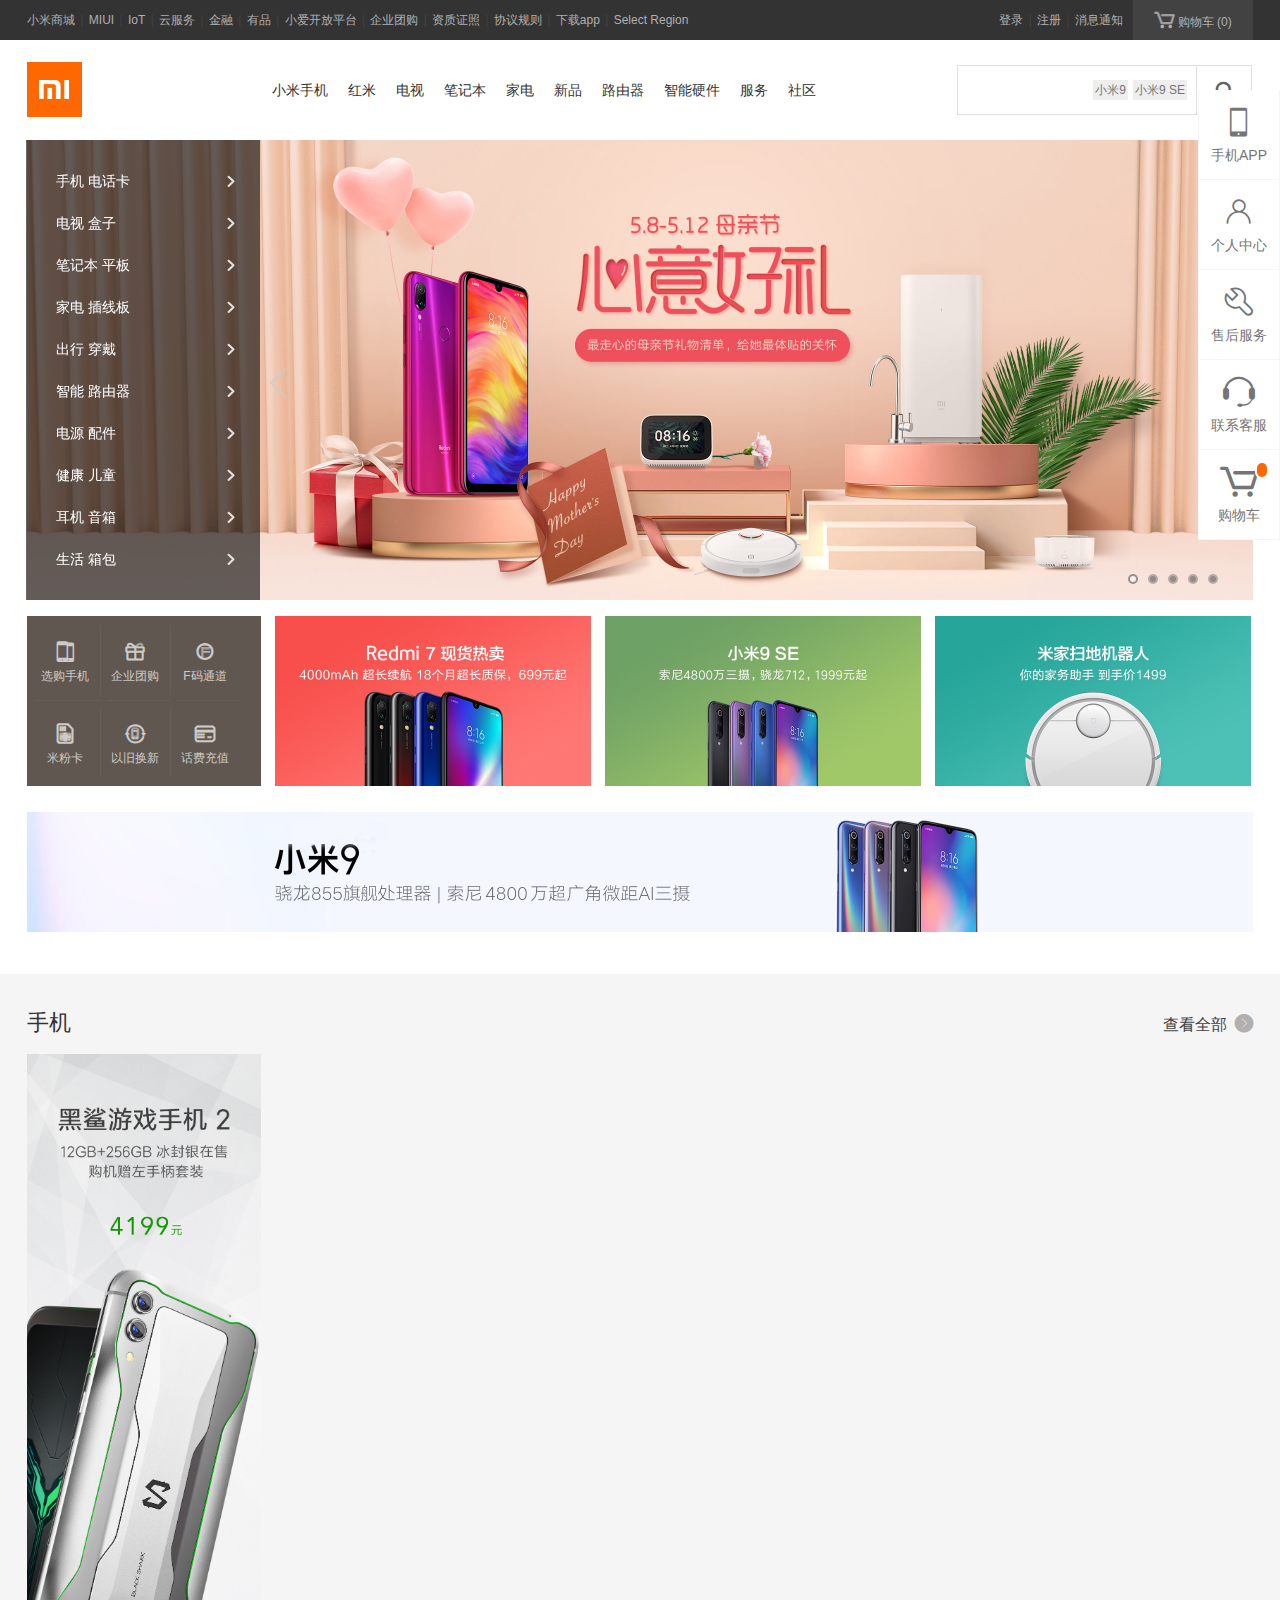
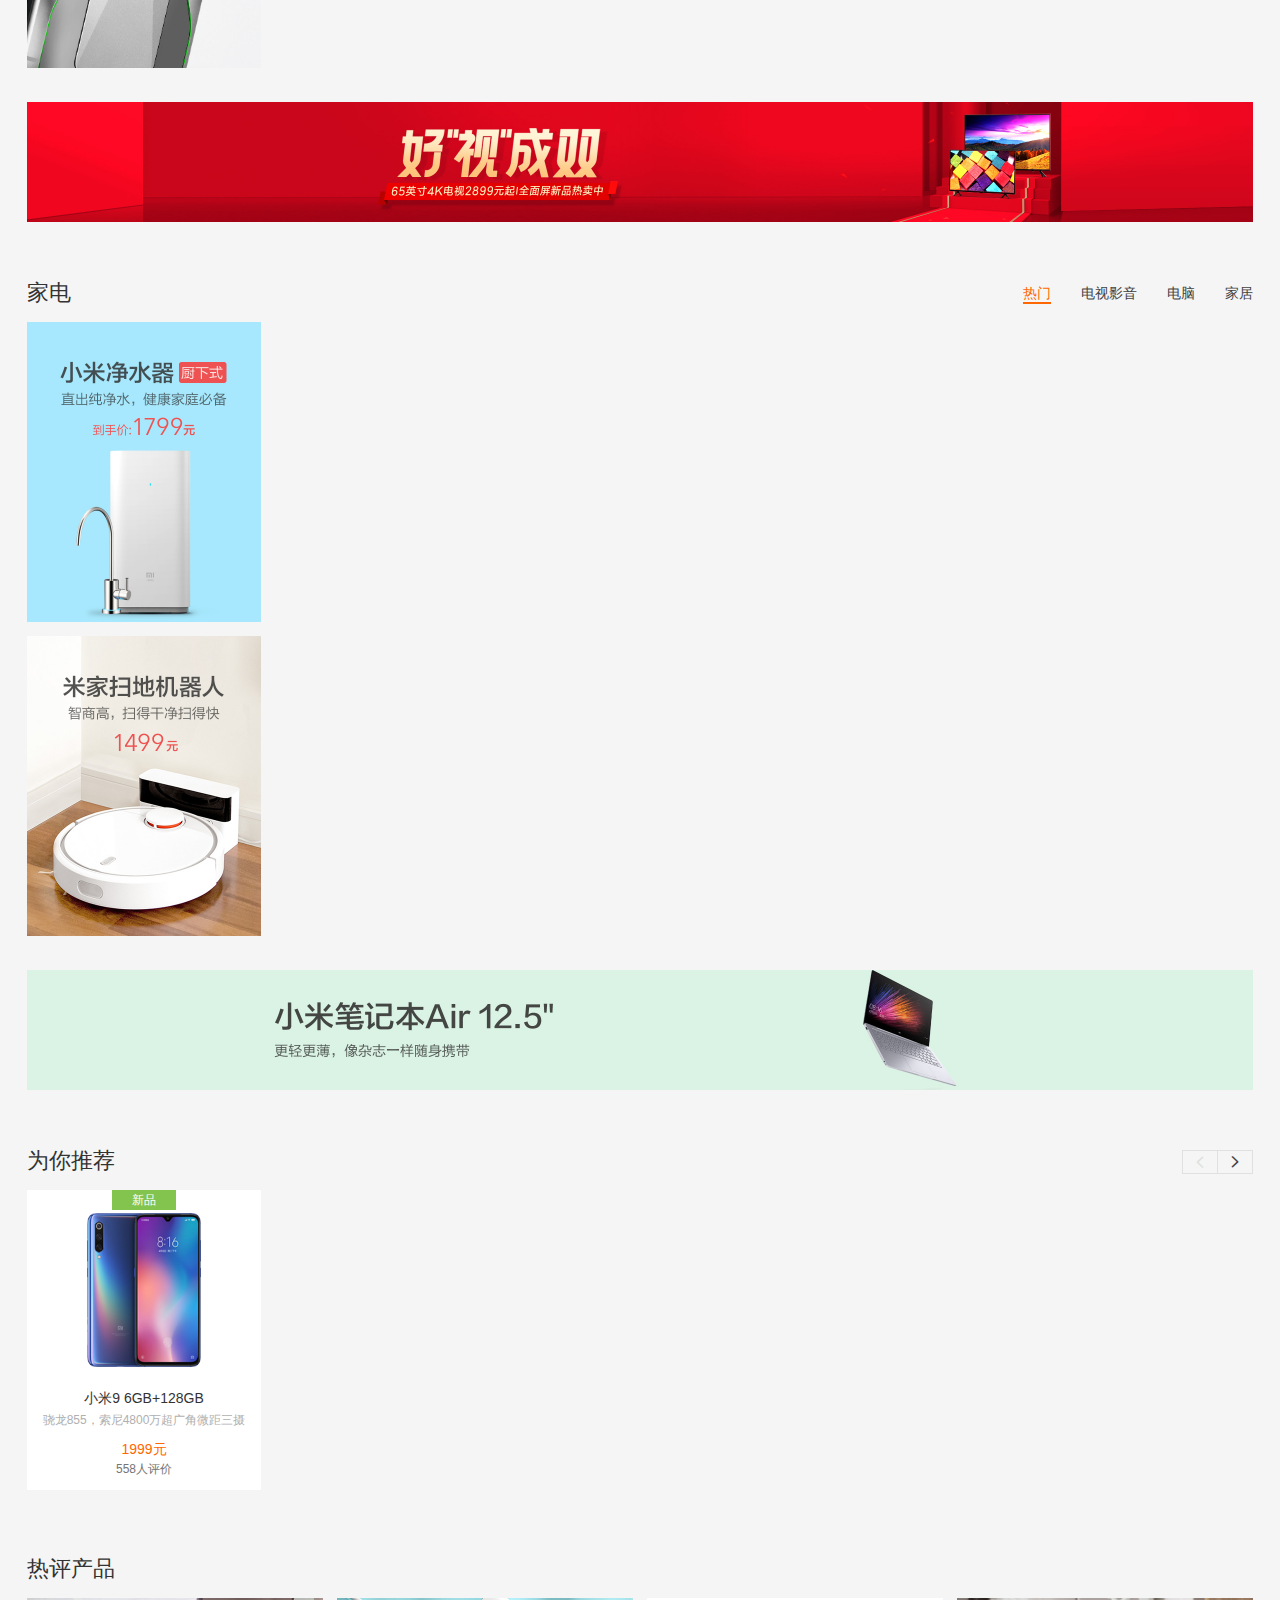
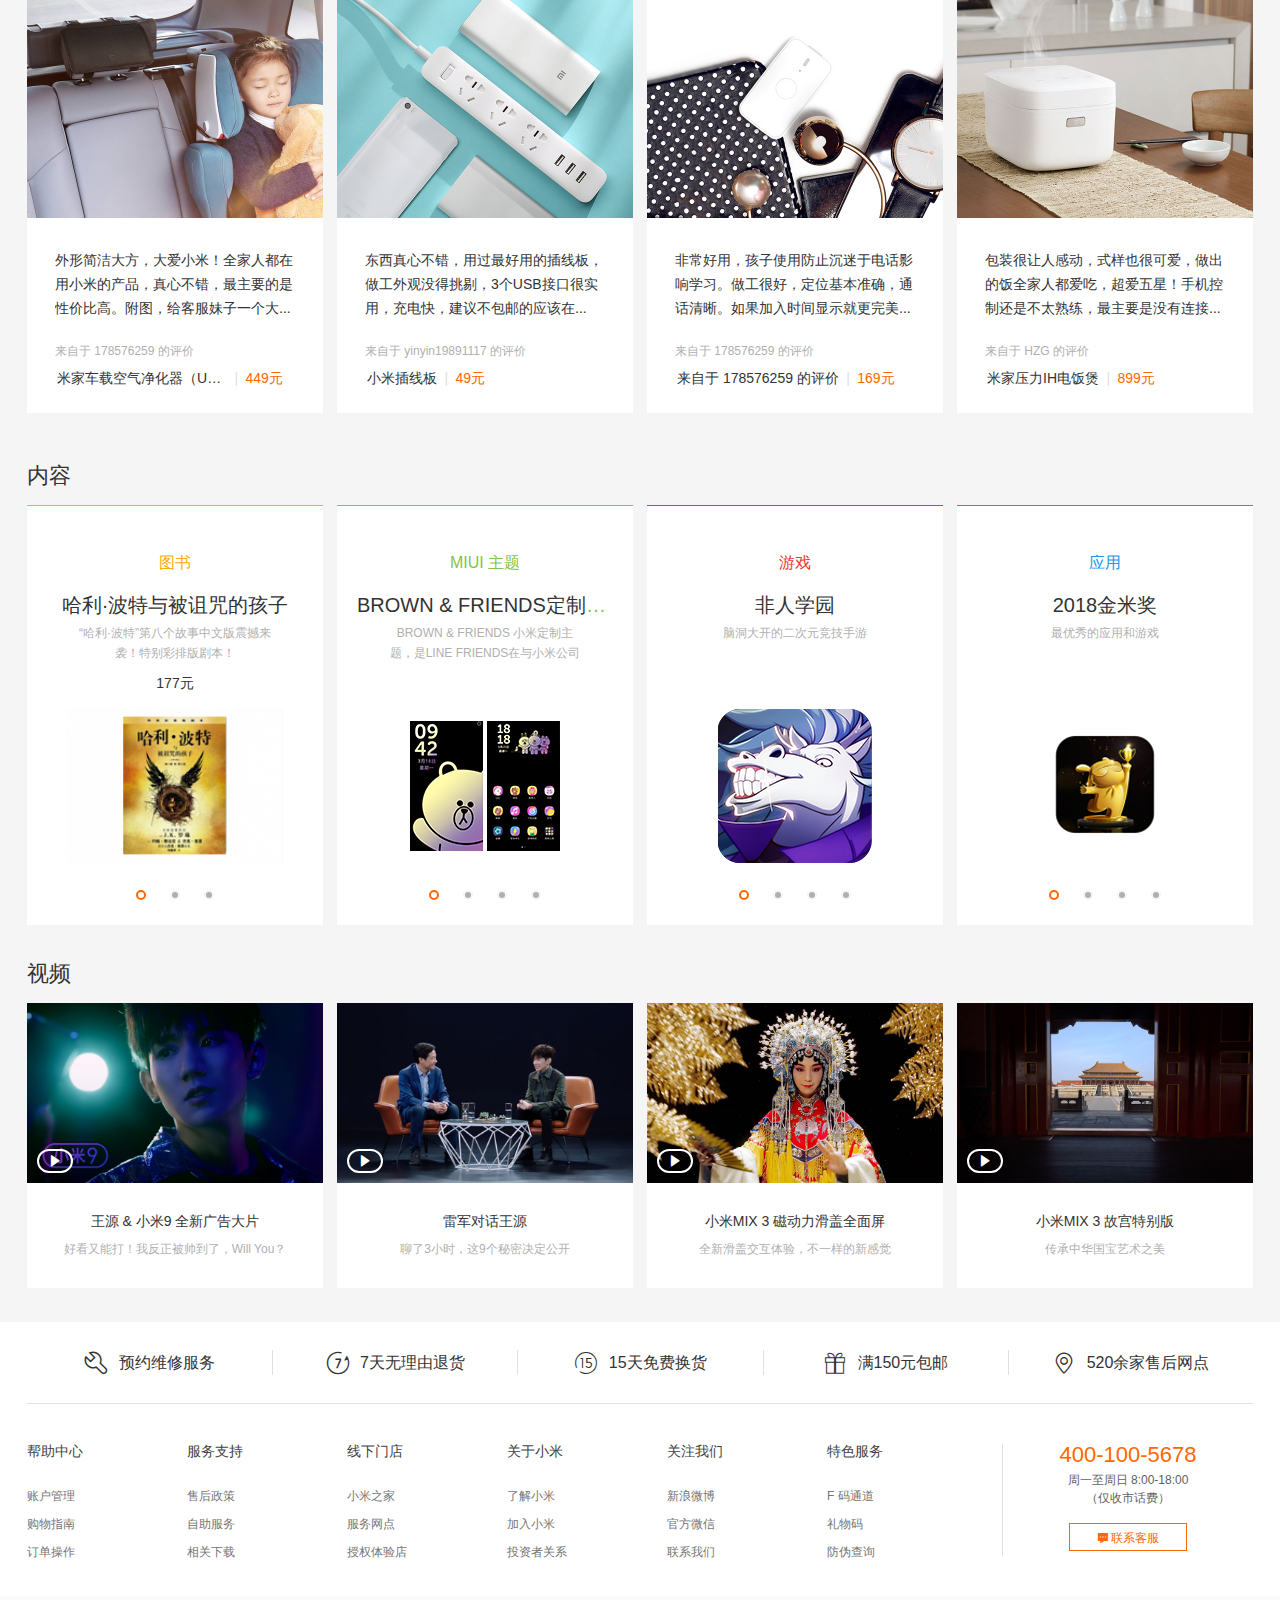
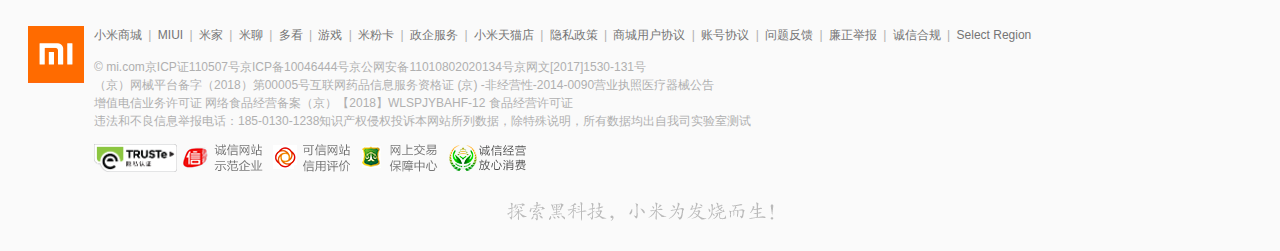
<file: index.html>
<!DOCTYPE html>
<html>
	<head>
		<meta charset="utf-8">
		<title>小米商城 - 小米9、小米MIX 3、红米Note 7，小米电视官方网站</title>
		<link rel="icon" href="/images/favicon.ico" type="image/x-icon" />
		<link rel="stylesheet" type="text/css" href="/font/iconfont.css" />
		<link rel="stylesheet" type="text/css" href="/css/swiper.min.css" />
		<link rel="stylesheet" type="text/css" href="/css/base.css" />
		<link rel="stylesheet" type="text/css" href="/css/footer.css" />
		<link rel="stylesheet" type="text/css" href="/css/header.css" />
		<link rel="stylesheet" type="text/css" href="/css/index.css" />
		<script src="/lib/jquery-1.12.4.js"></script>
		<script src="../lib/jquery.cookie.js"></script>
	</head>
	<body>
		<div class="xm_header"></div>
		<script>
			var header = new Promise(function(res){
				$.ajax({
					type: 'get',
					url: '/html/head.html',
					success: function(str) {
						$('.xm_header').html(str);
						res();
					}
				});
			});
			header.then(function(){
				$.ajax({
					type: 'get',
					url: '/js/header.js',
					success : function(){
						$('.link-categorys').remove();
						$('.J_navCategory').on('mouseleave', function() {
							$('.site-category').css('display','block');
						});
					}
				});
			});
		</script>
		<div class="xm_bannner clearfix">
			<div class="container">
				<div class="swiper-container">
					<div class="swiper-wrapper">
						<div class="swiper-slide">
							<a href="#">
								<img src="/images/banner1.jpg" />
							</a>
						</div>
						<div class="swiper-slide">
							<a href="#">
								<img src="/images/banner2.jpg" />
							</a>
						</div>
						<div class="swiper-slide">
							<a href="#">
								<img src="/images/banner3.jpg" />
							</a>
						</div>
						<div class="swiper-slide">
							<a href="#">
								<img src="/images/banner4.jpg" />
							</a>
						</div>
						<div class="swiper-slide">
							<a href="#">
								<img src="/images/banner5.jpg" />
							</a>
						</div>
					</div>
					<div class="swiper-pagination"></div>
					<div class="swiper-button-prev"></div>
					<!--左箭头。如果放置在swiper-container外面，需要自定义样式。-->
					<div class="swiper-button-next"></div>
					<!--右箭头。如果放置在swiper-container外面，需要自定义样式。-->
				</div>
				<div class="home-hero-sub clearfix">
					<div class="span4">
						<ul class="clearfix home-channel-list">
							<li class="top left">
								<a href="#">
									<i class="iconfont">&#xe605;</i>
									<p>选购手机</p>
								</a>
							</li>
							<li class="top">
								<a href="#">
									<i class="iconfont">&#xe9d0;</i>
									<p>企业团购</p>
								</a>
							</li>
							<li class="top">
								<a href="#">
									<i class="iconfont">&#xe604;</i>
									<p>F码通道</p>
								</a>
							</li>
							<li class="left">
								<a href="#">
									<i class="iconfont">&#xe60e;</i>
									<p>米粉卡</p>
								</a>
							</li>
							<li>
								<a href="#">
									<i class="iconfont">&#xe60f;</i>
									<p>以旧换新</p>
								</a>
							</li>
							<li>
								<a href="#">
									<i class="iconfont">&#xe603;</i>
									<p>话费充值</p>
								</a>
							</li>
						</ul>
					</div>
					<div class="span16">
						<ul>
							<li>
								<a href="#">
									<img src="/images/ban1.jpg" />
								</a>
							</li>
							<li>
								<a href="#">
									<img src="/images/ban2.jpg" />
								</a>
							</li>
							<li>
								<a href="#">
									<img src="/images/ban3.jpg" />
								</a>
							</li>
						</ul>
					</div>
				</div>
				<div class="J_itemBox">
					<a href="#">
						<img src="/images/chang1.jpg" width="1226" />
					</a>
				</div>
			</div>
		</div>
		<div class="xm-main">
			<div class="container">
				<div id="phone" class="home-brick-box">
					<div class="box-hd clearfix">
						<h2 class="title">手机</h2>
						<div class="more">
							<a href="#">查看全部
								<i class="iconfont">&#xe60d;</i>
							</a>
						</div>
					</div>
					<div class="box-bd clearfix">
						<div class="box-bd-l brick-item">
							<a href="#">
								<img src="/images/chang2.jpg" />
							</a>
						</div>
						<div class="box-bd-r">
							<ul class="brick-list">
								<!-- <li class="brick-item brick-item-m">
									<div class="figure">
										<a href="#">
											<img src="images/mi1.png" />
										</a>
									</div>
									<h3 class="title">
										<a href="#">
											小米9 6GB+128GB
										</a>
									</h3>
									<p class="desc">骁龙855，索尼4800万超广角微距三摄</p>
									<p class="price">1999元</p>
									<div class="flag flag-now">
										新品
									</div>
								</li> -->
							</ul>
						</div>
					</div>
				</div>
				<div class="J_itemBox">
					<a href="javascript:;">
						<img src="/images/chang3.jpg" width="1226" />
					</a>
				</div>
				<div id="homeelec" class="home-brick-box">
					<div class="box-hd clearfix">
						<h2 class="title">家电</h2>
						<div class="more">
							<ul class="J_brickTabSwitch">
								<li class="tab-active">热门</li>
								<li>电视影音</li>
								<li>电脑</li>
								<li>家居</li>
							</ul>
						</div>
					</div>
					<div class="box-bd clearfix">
						<div class="box-bd-l span10">
							<li class=" brick-item brick-item-m">
								<a href="#">
									<img src="/images/chang5.jpg" />
								</a>
							</li>
							<li class="brick-item brick-item-m">
								<a href="#">
									<img src="/images/chang6.jpg" />
								</a>
							</li>
						</div>
						<div class="box-bd-r">
							<ul class="brick-list">
								<!-- 	<li class="brick-item brick-item-m">
									<div class="figure">
										<a href="#">
											<img src="images/mi1.png" />
										</a>
									</div>
									<h3 class="title">
										<a href="#">
											小米9 6GB+128GB
										</a>
									</h3>
									<p class="desc">骁龙855，索尼4800万超广角微距三摄</p>
									<p class="price">1999元</p>
									<div class="flag flag-now">
										新品
									</div>
									<div class="review-wrapper">
										<a href="#">
											<span class="review">质量非常好，与卖家描述的完全一致，非常满意,真的完全...</span>
											<span class="author"> 来自于 ╭ァ髙鮱三ヤ 的评价 </span>
										</a>
									</div>
								</li>
								<li class="brick-item brick-item-s">
									<div class="figure-img">
										<a href="#">
											<img src="/images/mi10.png" />
										</a>
									</div>
									<h3 class="title1">
										<a href="#">小米净水器（厨下式）</a>
									</h3>
									<p class="num">177元</p>
								</li> -->
							</ul>
						</div>
					</div>
				</div>
				<div class="J_itemBox">
					<a href="javascript:;">
						<img src="/images/chang7.jpg" width="1226" />
					</a>
				</div>
				<div id="recommend" class="home-brick-box">
					<div class="box-hd clearfix">
						<h2 class="title">为你推荐</h2>
						<div class="more">
							<a href="javasrcipt:;" class="iconfont control control-prev control-disabled">&#xe606;</a>
							<a href="javasrcipt:;" class="iconfont control control-next">&#xe602;</a>
						</div>
					</div>
					<div class="box-bd clearfix">
						<div class="xm-carousel-wrapper box-bd-r">
							<ul class="brick-list brick-list1 clearfix">
								<li class="brick-item brick-item-m">
									<div class="figure">
										<a href="#">
											<img src="images/mi1.png" />
										</a>
									</div>
									<h3 class="title">
										<a href="#">
											小米9 6GB+128GB
										</a>
									</h3>
									<p class="desc">骁龙855，索尼4800万超广角微距三摄</p>
									<p class="price">1999元</p>
									<p class="comment">558人评价</p>
									<div class="flag flag-now">
										新品
									</div>
								</li>
							</ul>
						</div>
					</div>
				</div>
				<div id="comment" class="home-brick-boxs">
					<div class="box-hd clearfix">
						<h2 class="title">热评产品</h2>
					</div>
					<div class="box-bd">
						<ul class="review-list clearfix">
							<li class="review-item ml">
								<div class="figure">
									<a href="javascript:;">
										<img src="/images/zheng1.jpg" width="296" height="220" />
									</a>
								</div>
								<p class="review">
									<a href="javascript:;">
										外形简洁大方，大爱小米！全家人都在用小米的产品，真心不错，最主要的是性价比高。附图，给客服妹子一个大...
									</a>
								</p>
								<p class="author">
									来自于 178576259 的评价
								</p>
								<div class="info">
									<p class="title">
										<a href="javascript:;">
											米家车载空气净化器（USB车充版） 灰色
										</a>
									</p>
									<span class="sep">|</span>
									<p class="price">449元</p>
								</div>
							</li>
							<li class="review-item">
								<div class="figure">
									<a href="javascript:;">
										<img src="/images/zheng2.jpg" width="296" height="220" />
									</a>
								</div>
								<p class="review">
									<a href="javascript:;">
										东西真心不错，用过最好用的插线板，做工外观没得挑剔，3个USB接口很实用，充电快，建议不包邮的应该在...
									</a>
								</p>
								<p class="author">
									来自于 yinyin19891117 的评价
								</p>
								<div class="info">
									<p class="title">
										<a href="javascript:;">
											小米插线板
										</a>
									</p>
									<span class="sep">|</span>
									<p class="price">49元</p>
								</div>
							</li>
							<li class="review-item">
								<div class="figure">
									<a href="javascript:;">
										<img src="/images/zheng3.jpg" width="296" height="220" />
									</a>
								</div>
								<p class="review">
									<a href="javascript:;">
										非常好用，孩子使用防止沉迷于电话影响学习。做工很好，定位基本准确，通话清晰。如果加入时间显示就更完美...
									</a>
								</p>
								<p class="author">
									来自于 178576259 的评价
								</p>
								<div class="info">
									<p class="title">
										<a href="javascript:;">
											来自于 178576259 的评价
										</a>
									</p>
									<span class="sep">|</span>
									<p class="price">169元</p>
								</div>
							</li>
							<li class="review-item">
								<div class="figure">
									<a href="javascript:;">
										<img src="/images/zheng4.jpg" width="296" height="220" />
									</a>
								</div>
								<p class="review">
									<a href="javascript:;">
										包装很让人感动，式样也很可爱，做出的饭全家人都爱吃，超爱五星！手机控制还是不太熟练，最主要是没有连接...
									</a>
								</p>
								<p class="author">
									来自于 HZG 的评价
								</p>
								<div class="info">
									<p class="title">
										<a href="javascript:;">
											米家压力IH电饭煲
										</a>
									</p>
									<span class="sep">|</span>
									<p class="price">899元</p>
								</div>
							</li>
						</ul>
					</div>
				</div>
				<div id="content" class="home-brick-boxs">
					<div class="box-hd clearfix">
						<h2 class="title">内容</h2>
					</div>
					<div class="box-bd">
						<ul class="content-list clearfix">
							<li class="content-item content-item-book ml">
								<h3 class="title">图书</h3>
								<div class="xm-carousel-wrapper">
									<ul class="item-list clearfix">
										<li>
											<h4 class="name">
												<a href="javascript:;">
													哈利·波特与被诅咒的孩子
												</a>
											</h4>
											<p class="desc">
												<a href="javascript:;">
													“哈利·波特”第八个故事中文版震撼来袭！特别彩排版剧本！
												</a>
											</p>
											<p class="price">
												<a href="javascript:;">
													177元
												</a>
											</p>
											<div class="figure-img">
												<a href="javascript:;">
													<img src="/images/zhe1.png" width="216" height="154" />
												</a>
											</div>
										</li>
										<li>
											<h4 class="name">
												<a href="javascript:;">
													好吗好的
												</a>
											</h4>
											<p class="desc">
												<a href="javascript:;">
													畅销作家大冰2016年新书！讲给你听，好吗好的！
												</a>
											</p>
											<p class="price">
												<a href="javascript:;">
													17.99元
												</a>
											</p>
											<div class="figure-img">
												<a href="javascript:;">
													<img src="/images/zhe2.png" width="216" height="154" />
												</a>
											</div>
										</li>
										<li>
											<p class="desc">
												<a href="javascript:;">
													海量好书，享受精品阅读时光<br />
													漂亮的中文排版，千万读者选择！
												</a>
											</p>
											<a class="btn-small btn-line-orange">前往多看阅读</a>
											<p class="price">
												<a href="javascript:;">
												</a>
											</p>
											<div class="figure-img">
												<a href="javascript:;">
													<img src="/images/zhe3.jpg" width="216" height="154" />
												</a>
											</div>
										</li>
									</ul>

								</div>
								<div class="xm-pagers-wrapper">
									<ul class="xm-pagers">
									</ul>
								</div>
								<div class="xm-controls">
									<a href="javascript:;" class="control control-prev iconfont">&#xe606;</a>
									<a href="javascript:;" class="control control-next iconfont">&#xe602;</a>
								</div>
							</li>
							<li class="content-item content-item-theme">
								<h3 class="title">MIUI 主题</h3>
								<div class="xm-carousel-wrapper">
									<ul class="item-list clearfix">
										<li>
											<h4 class="name">
												<a href="javascript:;">
													BROWN & FRIENDS定制主题
												</a>
											</h4>
											<p class="desc">
												<a href="javascript:;">
													BROWN & FRIENDS 小米定制主题，是LINE FRIENDS在与小米公司品牌合作基础上，为小米米粉节特殊定制。
												</a>
											</p>
											<p class="price">
												<a href="javascript:;">
												</a>
											</p>
											<div class="figure-img">
												<a href="javascript:;">
													<img src="/images/zhe3.png" width="216" height="154" />
												</a>
											</div>
										</li>
										<li>
											<h4 class="name">
												<a href="javascript:;">
													哈利·波特与被诅咒的孩子
												</a>
											</h4>
											<p class="desc">
												<a href="javascript:;">
													“哈利·波特”第八个故事中文版震撼来袭！特别彩排版剧本！
												</a>
											</p>
											<p class="price">
												<a href="javascript:;">
													177元
												</a>
											</p>
											<div class="figure-img">
												<a href="javascript:;">
													<img src="/images/zhe1.png" width="216" height="154" />
												</a>
											</div>
										</li>
										<li>
											<h4 class="name">
												<a href="javascript:;">
													好吗好的
												</a>
											</h4>
											<p class="desc">
												<a href="javascript:;">
													畅销作家大冰2016年新书！讲给你听，好吗好的！
												</a>
											</p>
											<p class="price">
												<a href="javascript:;">
													17.99元
												</a>
											</p>
											<div class="figure-img">
												<a href="javascript:;">
													<img src="/images/zhe2.png" width="216" height="154" />
												</a>
											</div>
										</li>
										<li>
											<p class="desc">
												<a href="javascript:;">
													海量好书，享受精品阅读时光<br />
													漂亮的中文排版，千万读者选择！
												</a>
											</p>
											<a class="btn-small btn-line-orange">前往多看阅读</a>
											<p class="price">
												<a href="javascript:;">
												</a>
											</p>
											<div class="figure-img">
												<a href="javascript:;">
													<img src="/images/zhe3.jpg" width="216" height="154" />
												</a>
											</div>
										</li>
									</ul>
								</div>
								<div class="xm-pagers-wrapper">
									<ul class="xm-pagers">
									</ul>
								</div>
								<div class="xm-controls">
									<a href="javascript:;" class="control control-prev iconfont">&#xe606;</a>
									<a href="javascript:;" class="control control-next iconfont">&#xe602;</a>
								</div>
							</li>
							<li class="content-item content-item-game">
								<h3 class="title">游戏</h3>
								<div class="xm-carousel-wrapper">
									<ul class="item-list clearfix">
										<li>
											<h4 class="name">
												<a href="javascript:;">
													非人学园
												</a>
											</h4>
											<p class="desc">
												<a href="javascript:;">
													脑洞大开的二次元竞技手游
												</a>
											</p>
											<p class="price">
												<a href="javascript:;">
												</a>
											</p>
											<div class="figure-img">
												<a href="javascript:;">
													<img src="/images/zhe5.png" width="216" height="154" />
												</a>
											</div>
										</li>
										<li>
											<h4 class="name">
												<a href="javascript:;">
													哈利·波特与被诅咒的孩子
												</a>
											</h4>
											<p class="desc">
												<a href="javascript:;">
													“哈利·波特”第八个故事中文版震撼来袭！特别彩排版剧本！
												</a>
											</p>
											<p class="price">
												<a href="javascript:;">
													177元
												</a>
											</p>
											<div class="figure-img">
												<a href="javascript:;">
													<img src="/images/zhe1.png" width="216" height="154" />
												</a>
											</div>
										</li>
										<li>
											<h4 class="name">
												<a href="javascript:;">
													好吗好的
												</a>
											</h4>
											<p class="desc">
												<a href="javascript:;">
													畅销作家大冰2016年新书！讲给你听，好吗好的！
												</a>
											</p>
											<p class="price">
												<a href="javascript:;">
													17.99元
												</a>
											</p>
											<div class="figure-img">
												<a href="javascript:;">
													<img src="/images/zhe2.png" width="216" height="154" />
												</a>
											</div>
										</li>
										<li>
											<p class="desc">
												<a href="javascript:;">
													海量好书，享受精品阅读时光<br />
													漂亮的中文排版，千万读者选择！
												</a>
											</p>
											<a class="btn-small btn-line-orange">前往多看阅读</a>
											<p class="price">
												<a href="javascript:;">
												</a>
											</p>
											<div class="figure-img">
												<a href="javascript:;">
													<img src="/images/zhe3.jpg" width="216" height="154" />
												</a>
											</div>
										</li>
									</ul>
								</div>
								<div class="xm-pagers-wrapper">
									<ul class="xm-pagers">
									</ul>
								</div>
								<div class="xm-controls">
									<a href="javascript:;" class="control control-prev iconfont">&#xe606;</a>
									<a href="javascript:;" class="control control-next iconfont">&#xe602;</a>
								</div>
							</li>
							<li class="content-item content-item-app">
								<h3 class="title">应用</h3>
								<div class="xm-carousel-wrapper">
									<ul class="item-list clearfix">
										<li>
											<h4 class="name">
												<a href="javascript:;">
													2018金米奖
												</a>
											</h4>
											<p class="desc">
												<a href="javascript:;">
													最优秀的应用和游戏
												</a>
											</p>
											<p class="price">
												<a href="javascript:;">
												</a>
											</p>
											<div class="figure-img">
												<a href="javascript:;">
													<img src="/images/zhe6.png" width="216" height="154" />
												</a>
											</div>
										</li>
										<li>
											<h4 class="name">
												<a href="javascript:;">
													哈利·波特与被诅咒的孩子
												</a>
											</h4>
											<p class="desc">
												<a href="javascript:;">
													“哈利·波特”第八个故事中文版震撼来袭！特别彩排版剧本！
												</a>
											</p>
											<p class="price">
												<a href="javascript:;">
													177元
												</a>
											</p>
											<div class="figure-img">
												<a href="javascript:;">
													<img src="/images/zhe1.png" width="216" height="154" />
												</a>
											</div>
										</li>
										<li>
											<h4 class="name">
												<a href="javascript:;">
													好吗好的
												</a>
											</h4>
											<p class="desc">
												<a href="javascript:;">
													畅销作家大冰2016年新书！讲给你听，好吗好的！
												</a>
											</p>
											<p class="price">
												<a href="javascript:;">
													17.99元
												</a>
											</p>
											<div class="figure-img">
												<a href="javascript:;">
													<img src="/images/zhe2.png" width="216" height="154" />
												</a>
											</div>
										</li>
										<li>
											<p class="desc">
												<a href="javascript:;">
													海量好书，享受精品阅读时光<br />
													漂亮的中文排版，千万读者选择！
												</a>
											</p>
											<a class="btn-small btn-line-orange">前往多看阅读</a>
											<p class="price">
												<a href="javascript:;">
												</a>
											</p>
											<div class="figure-img">
												<a href="javascript:;">
													<img src="/images/zhe3.jpg" width="216" height="154" />
												</a>
											</div>
										</li>
									</ul>
								</div>
								<div class="xm-pagers-wrapper">
									<ul class="xm-pagers">
									</ul>
								</div>
								<div class="xm-controls">
									<a href="javascript:;" class="control control-prev iconfont">&#xe606;</a>
									<a href="javascript:;" class="control control-next iconfont">&#xe602;</a>
								</div>
							</li>
						</ul>
					</div>
				</div>
				<div id="video" class="home-brick-boxs">
					<div class="box-hd clearfix">
						<h2 class="title">视频</h2>
					</div>
					<div class="box-bd">
						<ul class="video-list clearfix">
							<li class="video-item ml">
								<div class="figure-img">
									<a href="javascript:;">
										<img src="/images/video1.jpg" width="296" height="180" />
									</a>
									<span class="play">
										<i class="iconfont">&#xe638;</i>
									</span>
								</div>
								<h3 class="title">
									<a href="javascript:;">
										王源 & 小米9 全新广告大片
									</a>
								</h3>
								<p class="desc">好看又能打！我反正被帅到了，Will You？</p>
							</li>
							<li class="video-item">
								<div class="figure-img">
									<a href="javascript:;">
										<img src="/images/video2.jpg" width="296" height="180" />
									</a>
									<span class="play">
										<i class="iconfont">&#xe638;</i>
									</span>
								</div>
								<h3 class="title">
									<a href="javascript:;">
										雷军对话王源
									</a>
								</h3>
								<p class="desc">聊了3小时，这9个秘密决定公开</p>
							</li>
							<li class="video-item">
								<div class="figure-img">
									<a href="javascript:;">
										<img src="/images/video3.jpg" width="296" height="180" />
									</a>
									<span class="play">
										<i class="iconfont">&#xe638;</i>
									</span>
								</div>
								<h3 class="title">
									<a href="javascript:;">
										小米MIX 3 磁动力滑盖全面屏
									</a>
								</h3>
								<p class="desc">全新滑盖交互体验，不一样的新感觉</p>
							</li>
							<li class="video-item">
								<div class="figure-img">
									<a href="javascript:;">
										<img src="/images/video4.jpg" width="296" height="180" />
									</a>
									<span class="play">
										<i class="iconfont">&#xe638;</i>
									</span>
								</div>
								<h3 class="title">
									<a href="javascript:;">
										小米MIX 3 故宫特别版
									</a>
								</h3>
								<p class="desc">传承中华国宝艺术之美</p>
							</li>
						</ul>
					</div>
				</div>
			</div>
		</div>
		<div class="home-right-bar">
			<div class="bar-l">
				<ul class="J_rightbar_l">
					<li class="bar-sort bar-sort-q">
						<a href="javascript:;">
							<i class="iconfont">&#xe63b;</i>
							<p class="bar-text">手机APP</p>
						</a>
					</li>
					<li class="bar-sort bar-sort-q">
						<a href="javascript:;">
							<i class="iconfont">&#xe609;</i>
							<p class="bar-text">个人中心</p>
						</a>
					</li>
					<li class="bar-sort bar-sort-q">
						<a href="javascript:;">
							<i class="iconfont">&#xe610;</i>
							<p class="bar-text">售后服务</p>
						</a>
					</li>
					<li class="bar-sort bar-sort-q">
						<a href="javascript:;">
							<i class="iconfont">&#xe622;</i>
							<p class="bar-text">联系客服</p>
						</a>
					</li>
					<li class="bar-sort bar-sort-q bar-link">
						<a href="html/cart.html">
							<i class="iconfont">&#xe60a;</i>
							<p class="bar-text">购物车</p>
						</a>
						<span class="bar-car J_barLMum"></span>
					</li>
				</ul>
			</div>
			<a href="javascript:;" class="bar-totop" id="bar-totop">
				<i class="iconfont">&#xe614;</i>
				<p>返回顶部</p>
			</a>
		</div>
		<div class="site-footer"></div>
		<script>
			$.ajax({
				type: 'get',
				url: '/html/footer.html',
				success: function(str) {
					$('.site-footer').html(str);
				}
			});
		</script>
	</body>
	<script src="/lib/swiper.min.js"></script>
	<script src="/js/index.js"></script>
	<script src="lib/jquery.cookie.js"></script>
	<script>
		var mySwiper = new Swiper('.swiper-container', {
			autoplay: true, //可选选项，自动滑动
			effect: 'fade',
			loop: true,
			autoplay: {
				delay: 8000,
				disableOnInteraction: false,
			},
			pagination: {
				el: '.swiper-pagination',
				clickable: true,
			},
			navigation: {
				nextEl: '.swiper-button-next',
				prevEl: '.swiper-button-prev',
			},
		})
	</script>
</html>
</file>
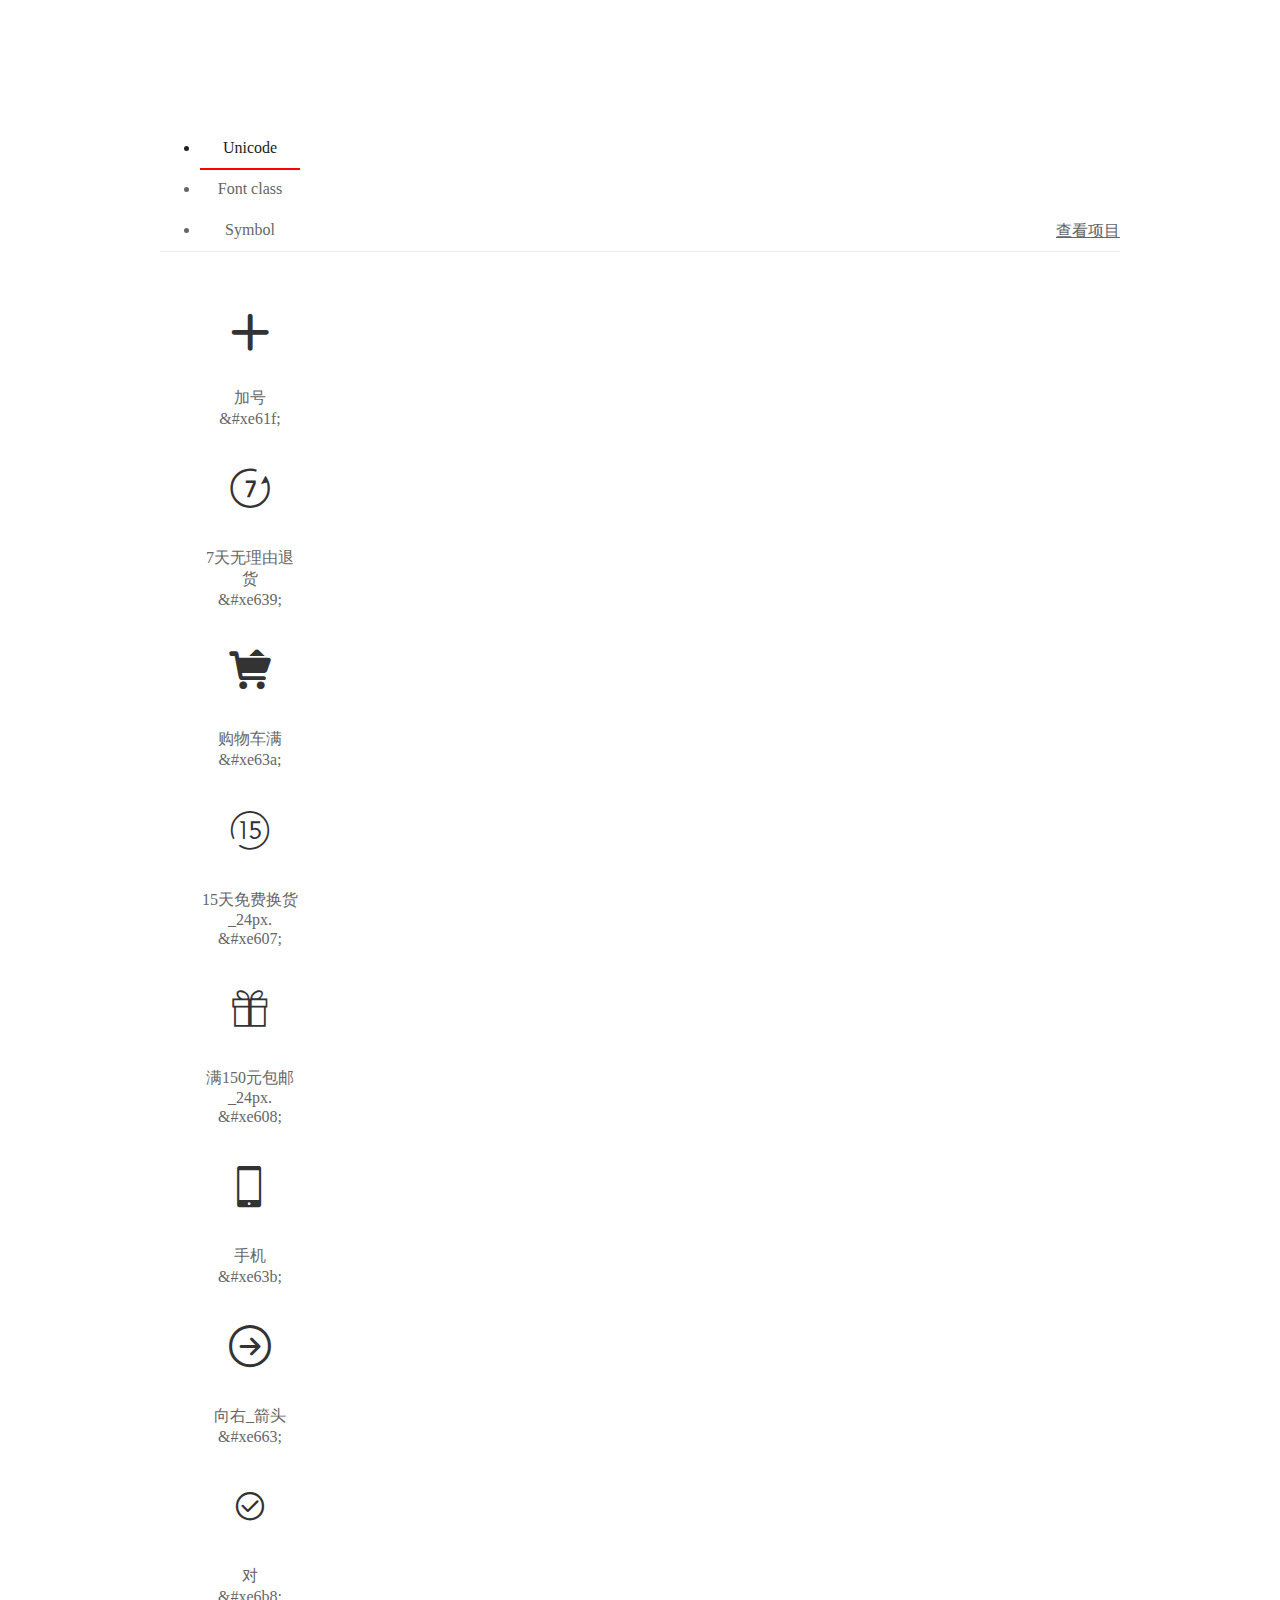
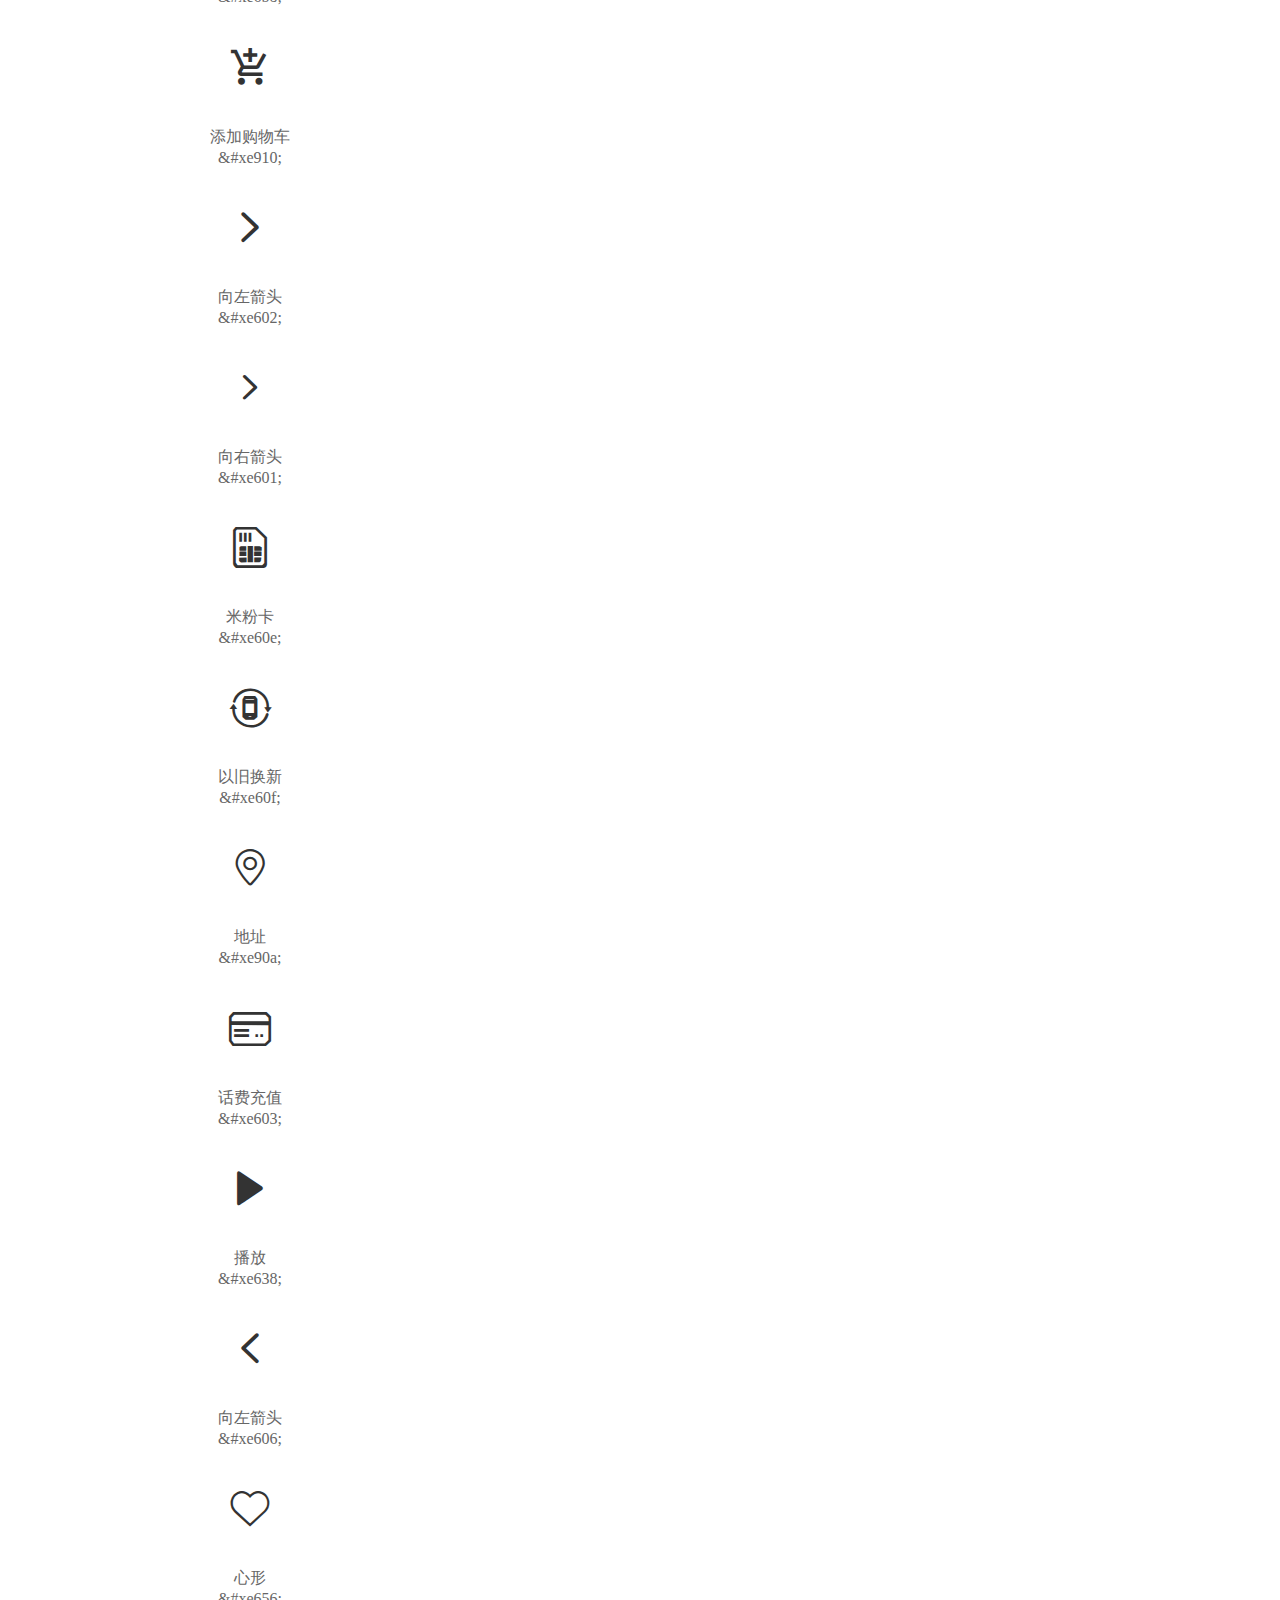
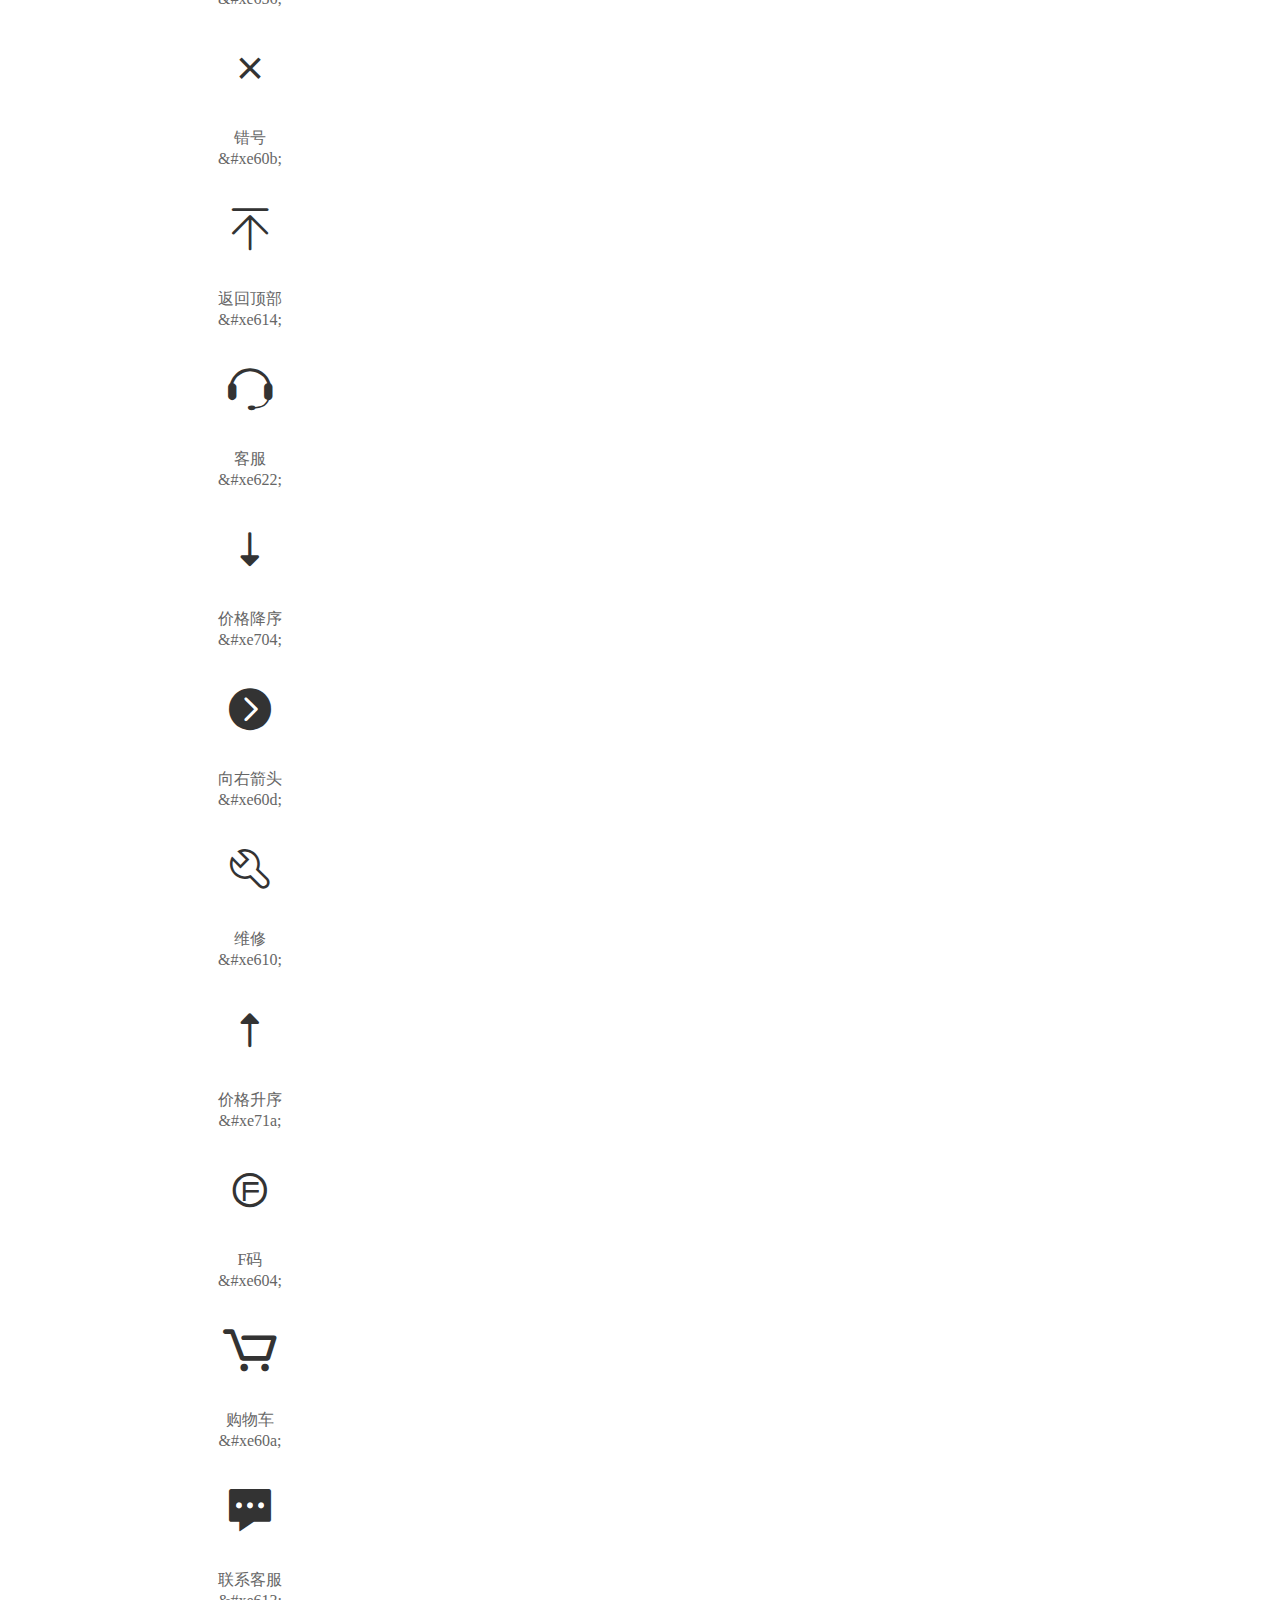
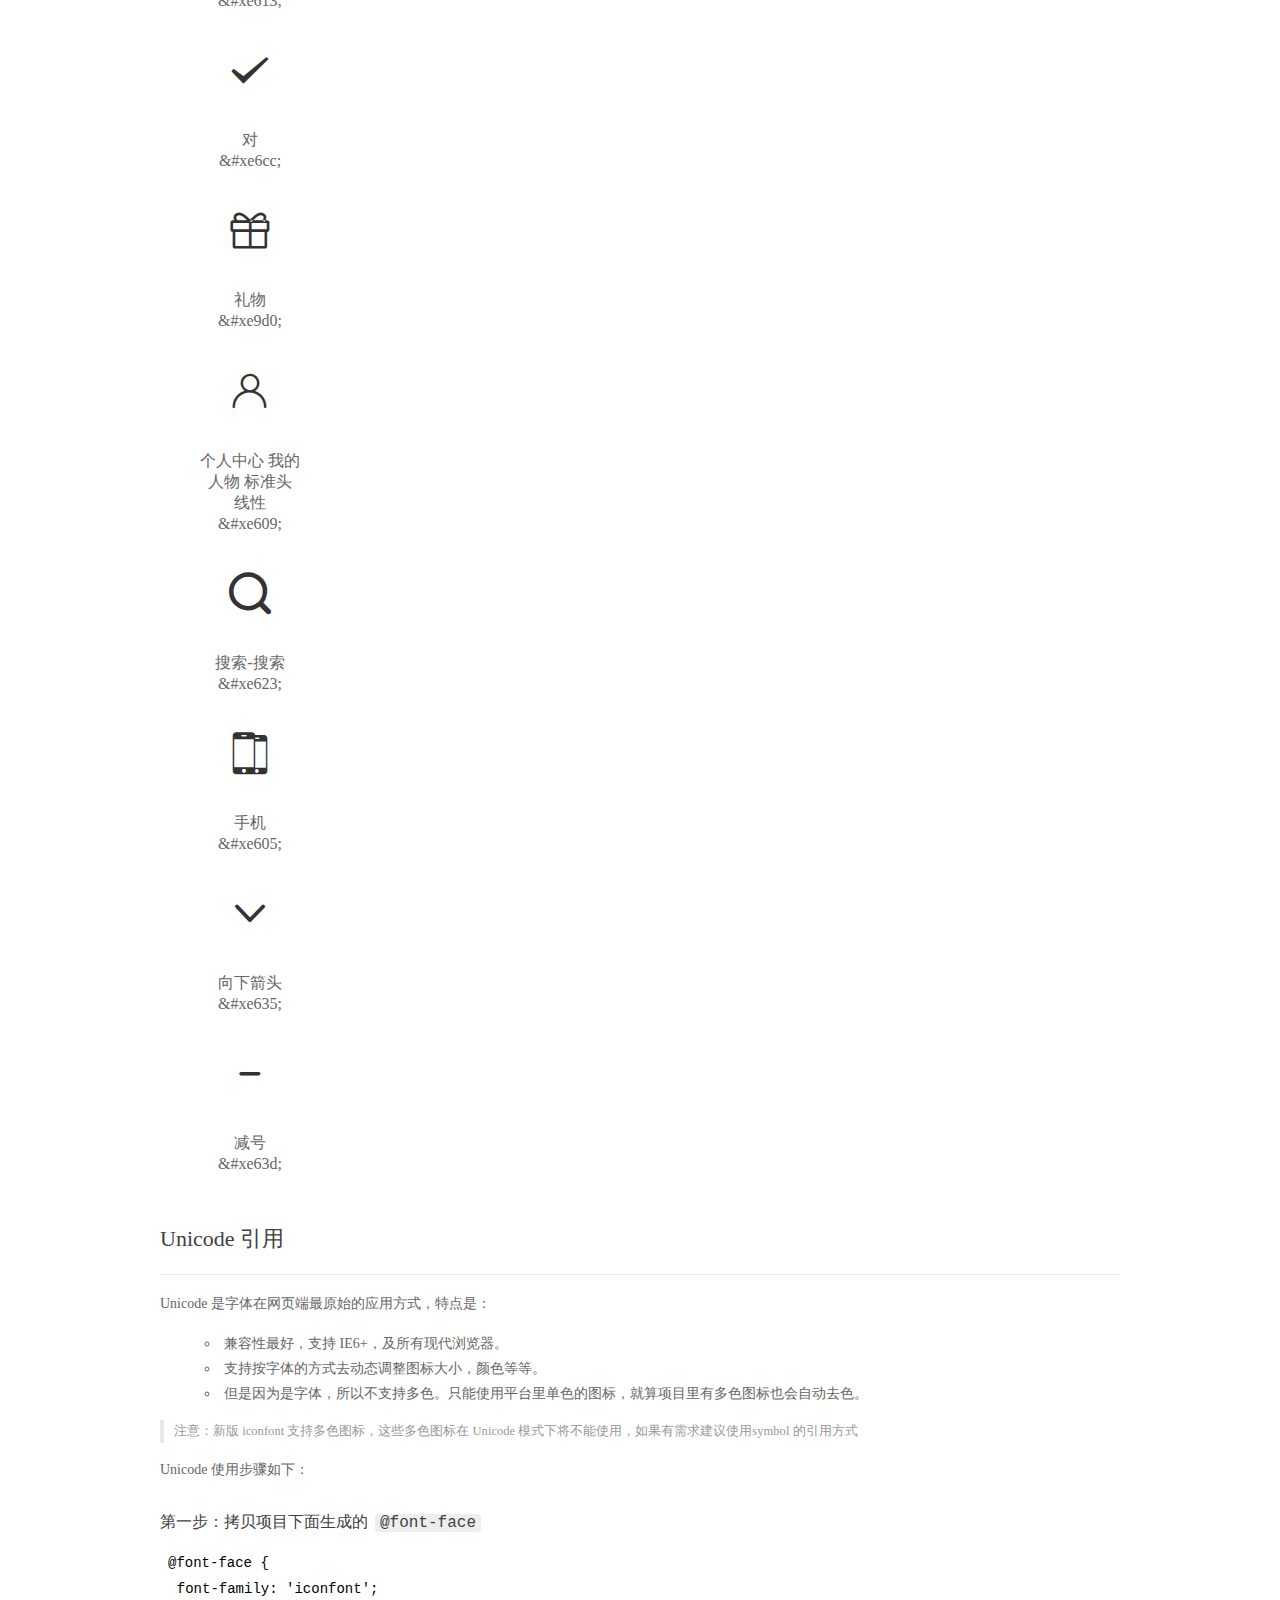
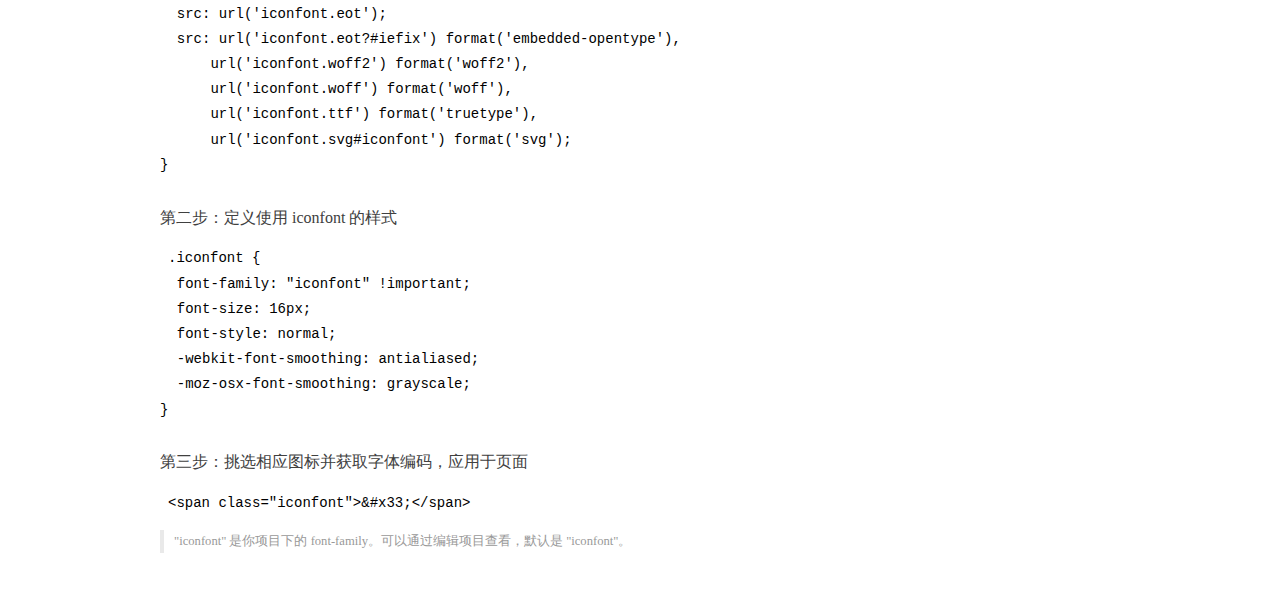
<file: font/demo_index.html>
<!DOCTYPE html>
<html>
<head>
  <meta charset="utf-8"/>
  <title>IconFont Demo</title>
  <link rel="shortcut icon" href="https://gtms04.alicdn.com/tps/i4/TB1_oz6GVXXXXaFXpXXJDFnIXXX-64-64.ico" type="image/x-icon"/>
  <link rel="stylesheet" href="https://g.alicdn.com/thx/cube/1.3.2/cube.min.css">
  <link rel="stylesheet" href="demo.css">
  <link rel="stylesheet" href="iconfont.css">
  <script src="iconfont.js"></script>
  <!-- jQuery -->
  <script src="https://a1.alicdn.com/oss/uploads/2018/12/26/7bfddb60-08e8-11e9-9b04-53e73bb6408b.js"></script>
  <!-- 代码高亮 -->
  <script src="https://a1.alicdn.com/oss/uploads/2018/12/26/a3f714d0-08e6-11e9-8a15-ebf944d7534c.js"></script>
</head>
<body>
  <div class="main">
    <h1 class="logo"><a href="https://www.iconfont.cn/" title="iconfont 首页" target="_blank">&#xe86b;</a></h1>
    <div class="nav-tabs">
      <ul id="tabs" class="dib-box">
        <li class="dib active"><span>Unicode</span></li>
        <li class="dib"><span>Font class</span></li>
        <li class="dib"><span>Symbol</span></li>
      </ul>
      
      <a href="https://www.iconfont.cn/manage/index?manage_type=myprojects&projectId=1179437" target="_blank" class="nav-more">查看项目</a>
      
    </div>
    <div class="tab-container">
      <div class="content unicode" style="display: block;">
          <ul class="icon_lists dib-box">
          
            <li class="dib">
              <span class="icon iconfont">&#xe61f;</span>
                <div class="name">加号</div>
                <div class="code-name">&amp;#xe61f;</div>
              </li>
          
            <li class="dib">
              <span class="icon iconfont">&#xe639;</span>
                <div class="name">7天无理由退货</div>
                <div class="code-name">&amp;#xe639;</div>
              </li>
          
            <li class="dib">
              <span class="icon iconfont">&#xe63a;</span>
                <div class="name">购物车满</div>
                <div class="code-name">&amp;#xe63a;</div>
              </li>
          
            <li class="dib">
              <span class="icon iconfont">&#xe607;</span>
                <div class="name">15天免费换货_24px.</div>
                <div class="code-name">&amp;#xe607;</div>
              </li>
          
            <li class="dib">
              <span class="icon iconfont">&#xe608;</span>
                <div class="name">满150元包邮_24px.</div>
                <div class="code-name">&amp;#xe608;</div>
              </li>
          
            <li class="dib">
              <span class="icon iconfont">&#xe63b;</span>
                <div class="name">手机</div>
                <div class="code-name">&amp;#xe63b;</div>
              </li>
          
            <li class="dib">
              <span class="icon iconfont">&#xe663;</span>
                <div class="name">向右_箭头</div>
                <div class="code-name">&amp;#xe663;</div>
              </li>
          
            <li class="dib">
              <span class="icon iconfont">&#xe6b8;</span>
                <div class="name">对</div>
                <div class="code-name">&amp;#xe6b8;</div>
              </li>
          
            <li class="dib">
              <span class="icon iconfont">&#xe910;</span>
                <div class="name">添加购物车</div>
                <div class="code-name">&amp;#xe910;</div>
              </li>
          
            <li class="dib">
              <span class="icon iconfont">&#xe602;</span>
                <div class="name">向左箭头</div>
                <div class="code-name">&amp;#xe602;</div>
              </li>
          
            <li class="dib">
              <span class="icon iconfont">&#xe601;</span>
                <div class="name">向右箭头</div>
                <div class="code-name">&amp;#xe601;</div>
              </li>
          
            <li class="dib">
              <span class="icon iconfont">&#xe60e;</span>
                <div class="name">米粉卡</div>
                <div class="code-name">&amp;#xe60e;</div>
              </li>
          
            <li class="dib">
              <span class="icon iconfont">&#xe60f;</span>
                <div class="name">以旧换新</div>
                <div class="code-name">&amp;#xe60f;</div>
              </li>
          
            <li class="dib">
              <span class="icon iconfont">&#xe90a;</span>
                <div class="name">地址</div>
                <div class="code-name">&amp;#xe90a;</div>
              </li>
          
            <li class="dib">
              <span class="icon iconfont">&#xe603;</span>
                <div class="name">话费充值</div>
                <div class="code-name">&amp;#xe603;</div>
              </li>
          
            <li class="dib">
              <span class="icon iconfont">&#xe638;</span>
                <div class="name">播放</div>
                <div class="code-name">&amp;#xe638;</div>
              </li>
          
            <li class="dib">
              <span class="icon iconfont">&#xe606;</span>
                <div class="name">向左箭头</div>
                <div class="code-name">&amp;#xe606;</div>
              </li>
          
            <li class="dib">
              <span class="icon iconfont">&#xe656;</span>
                <div class="name">心形</div>
                <div class="code-name">&amp;#xe656;</div>
              </li>
          
            <li class="dib">
              <span class="icon iconfont">&#xe60b;</span>
                <div class="name">错号</div>
                <div class="code-name">&amp;#xe60b;</div>
              </li>
          
            <li class="dib">
              <span class="icon iconfont">&#xe614;</span>
                <div class="name">返回顶部 </div>
                <div class="code-name">&amp;#xe614;</div>
              </li>
          
            <li class="dib">
              <span class="icon iconfont">&#xe622;</span>
                <div class="name">客服</div>
                <div class="code-name">&amp;#xe622;</div>
              </li>
          
            <li class="dib">
              <span class="icon iconfont">&#xe704;</span>
                <div class="name">价格降序</div>
                <div class="code-name">&amp;#xe704;</div>
              </li>
          
            <li class="dib">
              <span class="icon iconfont">&#xe60d;</span>
                <div class="name">向右箭头</div>
                <div class="code-name">&amp;#xe60d;</div>
              </li>
          
            <li class="dib">
              <span class="icon iconfont">&#xe610;</span>
                <div class="name">维修</div>
                <div class="code-name">&amp;#xe610;</div>
              </li>
          
            <li class="dib">
              <span class="icon iconfont">&#xe71a;</span>
                <div class="name">价格升序</div>
                <div class="code-name">&amp;#xe71a;</div>
              </li>
          
            <li class="dib">
              <span class="icon iconfont">&#xe604;</span>
                <div class="name">F码</div>
                <div class="code-name">&amp;#xe604;</div>
              </li>
          
            <li class="dib">
              <span class="icon iconfont">&#xe60a;</span>
                <div class="name">购物车</div>
                <div class="code-name">&amp;#xe60a;</div>
              </li>
          
            <li class="dib">
              <span class="icon iconfont">&#xe613;</span>
                <div class="name">联系客服</div>
                <div class="code-name">&amp;#xe613;</div>
              </li>
          
            <li class="dib">
              <span class="icon iconfont">&#xe6cc;</span>
                <div class="name">对</div>
                <div class="code-name">&amp;#xe6cc;</div>
              </li>
          
            <li class="dib">
              <span class="icon iconfont">&#xe9d0;</span>
                <div class="name">礼物</div>
                <div class="code-name">&amp;#xe9d0;</div>
              </li>
          
            <li class="dib">
              <span class="icon iconfont">&#xe609;</span>
                <div class="name">个人中心 我的  人物 标准头 线性</div>
                <div class="code-name">&amp;#xe609;</div>
              </li>
          
            <li class="dib">
              <span class="icon iconfont">&#xe623;</span>
                <div class="name">搜索-搜索</div>
                <div class="code-name">&amp;#xe623;</div>
              </li>
          
            <li class="dib">
              <span class="icon iconfont">&#xe605;</span>
                <div class="name">手机</div>
                <div class="code-name">&amp;#xe605;</div>
              </li>
          
            <li class="dib">
              <span class="icon iconfont">&#xe635;</span>
                <div class="name">向下箭头</div>
                <div class="code-name">&amp;#xe635;</div>
              </li>
          
            <li class="dib">
              <span class="icon iconfont">&#xe63d;</span>
                <div class="name">减号</div>
                <div class="code-name">&amp;#xe63d;</div>
              </li>
          
          </ul>
          <div class="article markdown">
          <h2 id="unicode-">Unicode 引用</h2>
          <hr>

          <p>Unicode 是字体在网页端最原始的应用方式，特点是：</p>
          <ul>
            <li>兼容性最好，支持 IE6+，及所有现代浏览器。</li>
            <li>支持按字体的方式去动态调整图标大小，颜色等等。</li>
            <li>但是因为是字体，所以不支持多色。只能使用平台里单色的图标，就算项目里有多色图标也会自动去色。</li>
          </ul>
          <blockquote>
            <p>注意：新版 iconfont 支持多色图标，这些多色图标在 Unicode 模式下将不能使用，如果有需求建议使用symbol 的引用方式</p>
          </blockquote>
          <p>Unicode 使用步骤如下：</p>
          <h3 id="-font-face">第一步：拷贝项目下面生成的 <code>@font-face</code></h3>
<pre><code class="language-css"
>@font-face {
  font-family: 'iconfont';
  src: url('iconfont.eot');
  src: url('iconfont.eot?#iefix') format('embedded-opentype'),
      url('iconfont.woff2') format('woff2'),
      url('iconfont.woff') format('woff'),
      url('iconfont.ttf') format('truetype'),
      url('iconfont.svg#iconfont') format('svg');
}
</code></pre>
          <h3 id="-iconfont-">第二步：定义使用 iconfont 的样式</h3>
<pre><code class="language-css"
>.iconfont {
  font-family: "iconfont" !important;
  font-size: 16px;
  font-style: normal;
  -webkit-font-smoothing: antialiased;
  -moz-osx-font-smoothing: grayscale;
}
</code></pre>
          <h3 id="-">第三步：挑选相应图标并获取字体编码，应用于页面</h3>
<pre>
<code class="language-html"
>&lt;span class="iconfont"&gt;&amp;#x33;&lt;/span&gt;
</code></pre>
          <blockquote>
            <p>"iconfont" 是你项目下的 font-family。可以通过编辑项目查看，默认是 "iconfont"。</p>
          </blockquote>
          </div>
      </div>
      <div class="content font-class">
        <ul class="icon_lists dib-box">
          
          <li class="dib">
            <span class="icon iconfont icon-iconjia"></span>
            <div class="name">
              加号
            </div>
            <div class="code-name">.icon-iconjia
            </div>
          </li>
          
          <li class="dib">
            <span class="icon iconfont icon-footer-7"></span>
            <div class="name">
              7天无理由退货
            </div>
            <div class="code-name">.icon-footer-7
            </div>
          </li>
          
          <li class="dib">
            <span class="icon iconfont icon-gouwucheman"></span>
            <div class="name">
              购物车满
            </div>
            <div class="code-name">.icon-gouwucheman
            </div>
          </li>
          
          <li class="dib">
            <span class="icon iconfont icon-15tianmianfeihuanhuo24px"></span>
            <div class="name">
              15天免费换货_24px.
            </div>
            <div class="code-name">.icon-15tianmianfeihuanhuo24px
            </div>
          </li>
          
          <li class="dib">
            <span class="icon iconfont icon-man150yuanbaoyou24px"></span>
            <div class="name">
              满150元包邮_24px.
            </div>
            <div class="code-name">.icon-man150yuanbaoyou24px
            </div>
          </li>
          
          <li class="dib">
            <span class="icon iconfont icon-shouji1"></span>
            <div class="name">
              手机
            </div>
            <div class="code-name">.icon-shouji1
            </div>
          </li>
          
          <li class="dib">
            <span class="icon iconfont icon-xiangyou_jiantou"></span>
            <div class="name">
              向右_箭头
            </div>
            <div class="code-name">.icon-xiangyou_jiantou
            </div>
          </li>
          
          <li class="dib">
            <span class="icon iconfont icon-dui"></span>
            <div class="name">
              对
            </div>
            <div class="code-name">.icon-dui
            </div>
          </li>
          
          <li class="dib">
            <span class="icon iconfont icon-ic_add_shopping_cart_px"></span>
            <div class="name">
              添加购物车
            </div>
            <div class="code-name">.icon-ic_add_shopping_cart_px
            </div>
          </li>
          
          <li class="dib">
            <span class="icon iconfont icon-fanhui-copy"></span>
            <div class="name">
              向左箭头
            </div>
            <div class="code-name">.icon-fanhui-copy
            </div>
          </li>
          
          <li class="dib">
            <span class="icon iconfont icon-fanhui-copy-copy"></span>
            <div class="name">
              向右箭头
            </div>
            <div class="code-name">.icon-fanhui-copy-copy
            </div>
          </li>
          
          <li class="dib">
            <span class="icon iconfont icon-mifenqia"></span>
            <div class="name">
              米粉卡
            </div>
            <div class="code-name">.icon-mifenqia
            </div>
          </li>
          
          <li class="dib">
            <span class="icon iconfont icon-yijiuhuanxin1"></span>
            <div class="name">
              以旧换新
            </div>
            <div class="code-name">.icon-yijiuhuanxin1
            </div>
          </li>
          
          <li class="dib">
            <span class="icon iconfont icon-dizhi"></span>
            <div class="name">
              地址
            </div>
            <div class="code-name">.icon-dizhi
            </div>
          </li>
          
          <li class="dib">
            <span class="icon iconfont icon-huafeichongzhi-copy"></span>
            <div class="name">
              话费充值
            </div>
            <div class="code-name">.icon-huafeichongzhi-copy
            </div>
          </li>
          
          <li class="dib">
            <span class="icon iconfont icon-bofang-"></span>
            <div class="name">
              播放
            </div>
            <div class="code-name">.icon-bofang-
            </div>
          </li>
          
          <li class="dib">
            <span class="icon iconfont icon-arrow-right1"></span>
            <div class="name">
              向左箭头
            </div>
            <div class="code-name">.icon-arrow-right1
            </div>
          </li>
          
          <li class="dib">
            <span class="icon iconfont icon-heart"></span>
            <div class="name">
              心形
            </div>
            <div class="code-name">.icon-heart
            </div>
          </li>
          
          <li class="dib">
            <span class="icon iconfont icon-cuohao"></span>
            <div class="name">
              错号
            </div>
            <div class="code-name">.icon-cuohao
            </div>
          </li>
          
          <li class="dib">
            <span class="icon iconfont icon-fanhuidingbu"></span>
            <div class="name">
              返回顶部 
            </div>
            <div class="code-name">.icon-fanhuidingbu
            </div>
          </li>
          
          <li class="dib">
            <span class="icon iconfont icon-kefu"></span>
            <div class="name">
              客服
            </div>
            <div class="code-name">.icon-kefu
            </div>
          </li>
          
          <li class="dib">
            <span class="icon iconfont icon-jiagejiangxu"></span>
            <div class="name">
              价格降序
            </div>
            <div class="code-name">.icon-jiagejiangxu
            </div>
          </li>
          
          <li class="dib">
            <span class="icon iconfont icon-xiangyoujiantou"></span>
            <div class="name">
              向右箭头
            </div>
            <div class="code-name">.icon-xiangyoujiantou
            </div>
          </li>
          
          <li class="dib">
            <span class="icon iconfont icon-weixiushenqing"></span>
            <div class="name">
              维修
            </div>
            <div class="code-name">.icon-weixiushenqing
            </div>
          </li>
          
          <li class="dib">
            <span class="icon iconfont icon-jiageshengxu"></span>
            <div class="name">
              价格升序
            </div>
            <div class="code-name">.icon-jiageshengxu
            </div>
          </li>
          
          <li class="dib">
            <span class="icon iconfont icon-Fma"></span>
            <div class="name">
              F码
            </div>
            <div class="code-name">.icon-Fma
            </div>
          </li>
          
          <li class="dib">
            <span class="icon iconfont icon-gouwuche2"></span>
            <div class="name">
              购物车
            </div>
            <div class="code-name">.icon-gouwuche2
            </div>
          </li>
          
          <li class="dib">
            <span class="icon iconfont icon-lianxikefu"></span>
            <div class="name">
              联系客服
            </div>
            <div class="code-name">.icon-lianxikefu
            </div>
          </li>
          
          <li class="dib">
            <span class="icon iconfont icon-dui1"></span>
            <div class="name">
              对
            </div>
            <div class="code-name">.icon-dui1
            </div>
          </li>
          
          <li class="dib">
            <span class="icon iconfont icon-ArtboardCopy"></span>
            <div class="name">
              礼物
            </div>
            <div class="code-name">.icon-ArtboardCopy
            </div>
          </li>
          
          <li class="dib">
            <span class="icon iconfont icon-gerenzhongxinwoderenwubiaozhuntouxianxing"></span>
            <div class="name">
              个人中心 我的  人物 标准头 线性
            </div>
            <div class="code-name">.icon-gerenzhongxinwoderenwubiaozhuntouxianxing
            </div>
          </li>
          
          <li class="dib">
            <span class="icon iconfont icon-sousuo-sousuo"></span>
            <div class="name">
              搜索-搜索
            </div>
            <div class="code-name">.icon-sousuo-sousuo
            </div>
          </li>
          
          <li class="dib">
            <span class="icon iconfont icon-shouji"></span>
            <div class="name">
              手机
            </div>
            <div class="code-name">.icon-shouji
            </div>
          </li>
          
          <li class="dib">
            <span class="icon iconfont icon-fanhui-down"></span>
            <div class="name">
              向下箭头
            </div>
            <div class="code-name">.icon-fanhui-down
            </div>
          </li>
          
          <li class="dib">
            <span class="icon iconfont icon-jianhao"></span>
            <div class="name">
              减号
            </div>
            <div class="code-name">.icon-jianhao
            </div>
          </li>
          
        </ul>
        <div class="article markdown">
        <h2 id="font-class-">font-class 引用</h2>
        <hr>

        <p>font-class 是 Unicode 使用方式的一种变种，主要是解决 Unicode 书写不直观，语意不明确的问题。</p>
        <p>与 Unicode 使用方式相比，具有如下特点：</p>
        <ul>
          <li>兼容性良好，支持 IE8+，及所有现代浏览器。</li>
          <li>相比于 Unicode 语意明确，书写更直观。可以很容易分辨这个 icon 是什么。</li>
          <li>因为使用 class 来定义图标，所以当要替换图标时，只需要修改 class 里面的 Unicode 引用。</li>
          <li>不过因为本质上还是使用的字体，所以多色图标还是不支持的。</li>
        </ul>
        <p>使用步骤如下：</p>
        <h3 id="-fontclass-">第一步：引入项目下面生成的 fontclass 代码：</h3>
<pre><code class="language-html">&lt;link rel="stylesheet" href="./iconfont.css"&gt;
</code></pre>
        <h3 id="-">第二步：挑选相应图标并获取类名，应用于页面：</h3>
<pre><code class="language-html">&lt;span class="iconfont icon-xxx"&gt;&lt;/span&gt;
</code></pre>
        <blockquote>
          <p>"
            iconfont" 是你项目下的 font-family。可以通过编辑项目查看，默认是 "iconfont"。</p>
        </blockquote>
      </div>
      </div>
      <div class="content symbol">
          <ul class="icon_lists dib-box">
          
            <li class="dib">
                <svg class="icon svg-icon" aria-hidden="true">
                  <use xlink:href="#icon-iconjia"></use>
                </svg>
                <div class="name">加号</div>
                <div class="code-name">#icon-iconjia</div>
            </li>
          
            <li class="dib">
                <svg class="icon svg-icon" aria-hidden="true">
                  <use xlink:href="#icon-footer-7"></use>
                </svg>
                <div class="name">7天无理由退货</div>
                <div class="code-name">#icon-footer-7</div>
            </li>
          
            <li class="dib">
                <svg class="icon svg-icon" aria-hidden="true">
                  <use xlink:href="#icon-gouwucheman"></use>
                </svg>
                <div class="name">购物车满</div>
                <div class="code-name">#icon-gouwucheman</div>
            </li>
          
            <li class="dib">
                <svg class="icon svg-icon" aria-hidden="true">
                  <use xlink:href="#icon-15tianmianfeihuanhuo24px"></use>
                </svg>
                <div class="name">15天免费换货_24px.</div>
                <div class="code-name">#icon-15tianmianfeihuanhuo24px</div>
            </li>
          
            <li class="dib">
                <svg class="icon svg-icon" aria-hidden="true">
                  <use xlink:href="#icon-man150yuanbaoyou24px"></use>
                </svg>
                <div class="name">满150元包邮_24px.</div>
                <div class="code-name">#icon-man150yuanbaoyou24px</div>
            </li>
          
            <li class="dib">
                <svg class="icon svg-icon" aria-hidden="true">
                  <use xlink:href="#icon-shouji1"></use>
                </svg>
                <div class="name">手机</div>
                <div class="code-name">#icon-shouji1</div>
            </li>
          
            <li class="dib">
                <svg class="icon svg-icon" aria-hidden="true">
                  <use xlink:href="#icon-xiangyou_jiantou"></use>
                </svg>
                <div class="name">向右_箭头</div>
                <div class="code-name">#icon-xiangyou_jiantou</div>
            </li>
          
            <li class="dib">
                <svg class="icon svg-icon" aria-hidden="true">
                  <use xlink:href="#icon-dui"></use>
                </svg>
                <div class="name">对</div>
                <div class="code-name">#icon-dui</div>
            </li>
          
            <li class="dib">
                <svg class="icon svg-icon" aria-hidden="true">
                  <use xlink:href="#icon-ic_add_shopping_cart_px"></use>
                </svg>
                <div class="name">添加购物车</div>
                <div class="code-name">#icon-ic_add_shopping_cart_px</div>
            </li>
          
            <li class="dib">
                <svg class="icon svg-icon" aria-hidden="true">
                  <use xlink:href="#icon-fanhui-copy"></use>
                </svg>
                <div class="name">向左箭头</div>
                <div class="code-name">#icon-fanhui-copy</div>
            </li>
          
            <li class="dib">
                <svg class="icon svg-icon" aria-hidden="true">
                  <use xlink:href="#icon-fanhui-copy-copy"></use>
                </svg>
                <div class="name">向右箭头</div>
                <div class="code-name">#icon-fanhui-copy-copy</div>
            </li>
          
            <li class="dib">
                <svg class="icon svg-icon" aria-hidden="true">
                  <use xlink:href="#icon-mifenqia"></use>
                </svg>
                <div class="name">米粉卡</div>
                <div class="code-name">#icon-mifenqia</div>
            </li>
          
            <li class="dib">
                <svg class="icon svg-icon" aria-hidden="true">
                  <use xlink:href="#icon-yijiuhuanxin1"></use>
                </svg>
                <div class="name">以旧换新</div>
                <div class="code-name">#icon-yijiuhuanxin1</div>
            </li>
          
            <li class="dib">
                <svg class="icon svg-icon" aria-hidden="true">
                  <use xlink:href="#icon-dizhi"></use>
                </svg>
                <div class="name">地址</div>
                <div class="code-name">#icon-dizhi</div>
            </li>
          
            <li class="dib">
                <svg class="icon svg-icon" aria-hidden="true">
                  <use xlink:href="#icon-huafeichongzhi-copy"></use>
                </svg>
                <div class="name">话费充值</div>
                <div class="code-name">#icon-huafeichongzhi-copy</div>
            </li>
          
            <li class="dib">
                <svg class="icon svg-icon" aria-hidden="true">
                  <use xlink:href="#icon-bofang-"></use>
                </svg>
                <div class="name">播放</div>
                <div class="code-name">#icon-bofang-</div>
            </li>
          
            <li class="dib">
                <svg class="icon svg-icon" aria-hidden="true">
                  <use xlink:href="#icon-arrow-right1"></use>
                </svg>
                <div class="name">向左箭头</div>
                <div class="code-name">#icon-arrow-right1</div>
            </li>
          
            <li class="dib">
                <svg class="icon svg-icon" aria-hidden="true">
                  <use xlink:href="#icon-heart"></use>
                </svg>
                <div class="name">心形</div>
                <div class="code-name">#icon-heart</div>
            </li>
          
            <li class="dib">
                <svg class="icon svg-icon" aria-hidden="true">
                  <use xlink:href="#icon-cuohao"></use>
                </svg>
                <div class="name">错号</div>
                <div class="code-name">#icon-cuohao</div>
            </li>
          
            <li class="dib">
                <svg class="icon svg-icon" aria-hidden="true">
                  <use xlink:href="#icon-fanhuidingbu"></use>
                </svg>
                <div class="name">返回顶部 </div>
                <div class="code-name">#icon-fanhuidingbu</div>
            </li>
          
            <li class="dib">
                <svg class="icon svg-icon" aria-hidden="true">
                  <use xlink:href="#icon-kefu"></use>
                </svg>
                <div class="name">客服</div>
                <div class="code-name">#icon-kefu</div>
            </li>
          
            <li class="dib">
                <svg class="icon svg-icon" aria-hidden="true">
                  <use xlink:href="#icon-jiagejiangxu"></use>
                </svg>
                <div class="name">价格降序</div>
                <div class="code-name">#icon-jiagejiangxu</div>
            </li>
          
            <li class="dib">
                <svg class="icon svg-icon" aria-hidden="true">
                  <use xlink:href="#icon-xiangyoujiantou"></use>
                </svg>
                <div class="name">向右箭头</div>
                <div class="code-name">#icon-xiangyoujiantou</div>
            </li>
          
            <li class="dib">
                <svg class="icon svg-icon" aria-hidden="true">
                  <use xlink:href="#icon-weixiushenqing"></use>
                </svg>
                <div class="name">维修</div>
                <div class="code-name">#icon-weixiushenqing</div>
            </li>
          
            <li class="dib">
                <svg class="icon svg-icon" aria-hidden="true">
                  <use xlink:href="#icon-jiageshengxu"></use>
                </svg>
                <div class="name">价格升序</div>
                <div class="code-name">#icon-jiageshengxu</div>
            </li>
          
            <li class="dib">
                <svg class="icon svg-icon" aria-hidden="true">
                  <use xlink:href="#icon-Fma"></use>
                </svg>
                <div class="name">F码</div>
                <div class="code-name">#icon-Fma</div>
            </li>
          
            <li class="dib">
                <svg class="icon svg-icon" aria-hidden="true">
                  <use xlink:href="#icon-gouwuche2"></use>
                </svg>
                <div class="name">购物车</div>
                <div class="code-name">#icon-gouwuche2</div>
            </li>
          
            <li class="dib">
                <svg class="icon svg-icon" aria-hidden="true">
                  <use xlink:href="#icon-lianxikefu"></use>
                </svg>
                <div class="name">联系客服</div>
                <div class="code-name">#icon-lianxikefu</div>
            </li>
          
            <li class="dib">
                <svg class="icon svg-icon" aria-hidden="true">
                  <use xlink:href="#icon-dui1"></use>
                </svg>
                <div class="name">对</div>
                <div class="code-name">#icon-dui1</div>
            </li>
          
            <li class="dib">
                <svg class="icon svg-icon" aria-hidden="true">
                  <use xlink:href="#icon-ArtboardCopy"></use>
                </svg>
                <div class="name">礼物</div>
                <div class="code-name">#icon-ArtboardCopy</div>
            </li>
          
            <li class="dib">
                <svg class="icon svg-icon" aria-hidden="true">
                  <use xlink:href="#icon-gerenzhongxinwoderenwubiaozhuntouxianxing"></use>
                </svg>
                <div class="name">个人中心 我的  人物 标准头 线性</div>
                <div class="code-name">#icon-gerenzhongxinwoderenwubiaozhuntouxianxing</div>
            </li>
          
            <li class="dib">
                <svg class="icon svg-icon" aria-hidden="true">
                  <use xlink:href="#icon-sousuo-sousuo"></use>
                </svg>
                <div class="name">搜索-搜索</div>
                <div class="code-name">#icon-sousuo-sousuo</div>
            </li>
          
            <li class="dib">
                <svg class="icon svg-icon" aria-hidden="true">
                  <use xlink:href="#icon-shouji"></use>
                </svg>
                <div class="name">手机</div>
                <div class="code-name">#icon-shouji</div>
            </li>
          
            <li class="dib">
                <svg class="icon svg-icon" aria-hidden="true">
                  <use xlink:href="#icon-fanhui-down"></use>
                </svg>
                <div class="name">向下箭头</div>
                <div class="code-name">#icon-fanhui-down</div>
            </li>
          
            <li class="dib">
                <svg class="icon svg-icon" aria-hidden="true">
                  <use xlink:href="#icon-jianhao"></use>
                </svg>
                <div class="name">减号</div>
                <div class="code-name">#icon-jianhao</div>
            </li>
          
          </ul>
          <div class="article markdown">
          <h2 id="symbol-">Symbol 引用</h2>
          <hr>

          <p>这是一种全新的使用方式，应该说这才是未来的主流，也是平台目前推荐的用法。相关介绍可以参考这篇<a href="">文章</a>
            这种用法其实是做了一个 SVG 的集合，与另外两种相比具有如下特点：</p>
          <ul>
            <li>支持多色图标了，不再受单色限制。</li>
            <li>通过一些技巧，支持像字体那样，通过 <code>font-size</code>, <code>color</code> 来调整样式。</li>
            <li>兼容性较差，支持 IE9+，及现代浏览器。</li>
            <li>浏览器渲染 SVG 的性能一般，还不如 png。</li>
          </ul>
          <p>使用步骤如下：</p>
          <h3 id="-symbol-">第一步：引入项目下面生成的 symbol 代码：</h3>
<pre><code class="language-html">&lt;script src="./iconfont.js"&gt;&lt;/script&gt;
</code></pre>
          <h3 id="-css-">第二步：加入通用 CSS 代码（引入一次就行）：</h3>
<pre><code class="language-html">&lt;style&gt;
.icon {
  width: 1em;
  height: 1em;
  vertical-align: -0.15em;
  fill: currentColor;
  overflow: hidden;
}
&lt;/style&gt;
</code></pre>
          <h3 id="-">第三步：挑选相应图标并获取类名，应用于页面：</h3>
<pre><code class="language-html">&lt;svg class="icon" aria-hidden="true"&gt;
  &lt;use xlink:href="#icon-xxx"&gt;&lt;/use&gt;
&lt;/svg&gt;
</code></pre>
          </div>
      </div>

    </div>
  </div>
  <script>
  $(document).ready(function () {
      $('.tab-container .content:first').show()

      $('#tabs li').click(function (e) {
        var tabContent = $('.tab-container .content')
        var index = $(this).index()

        if ($(this).hasClass('active')) {
          return
        } else {
          $('#tabs li').removeClass('active')
          $(this).addClass('active')

          tabContent.hide().eq(index).fadeIn()
        }
      })
    })
  </script>
</body>
</html>
</file>
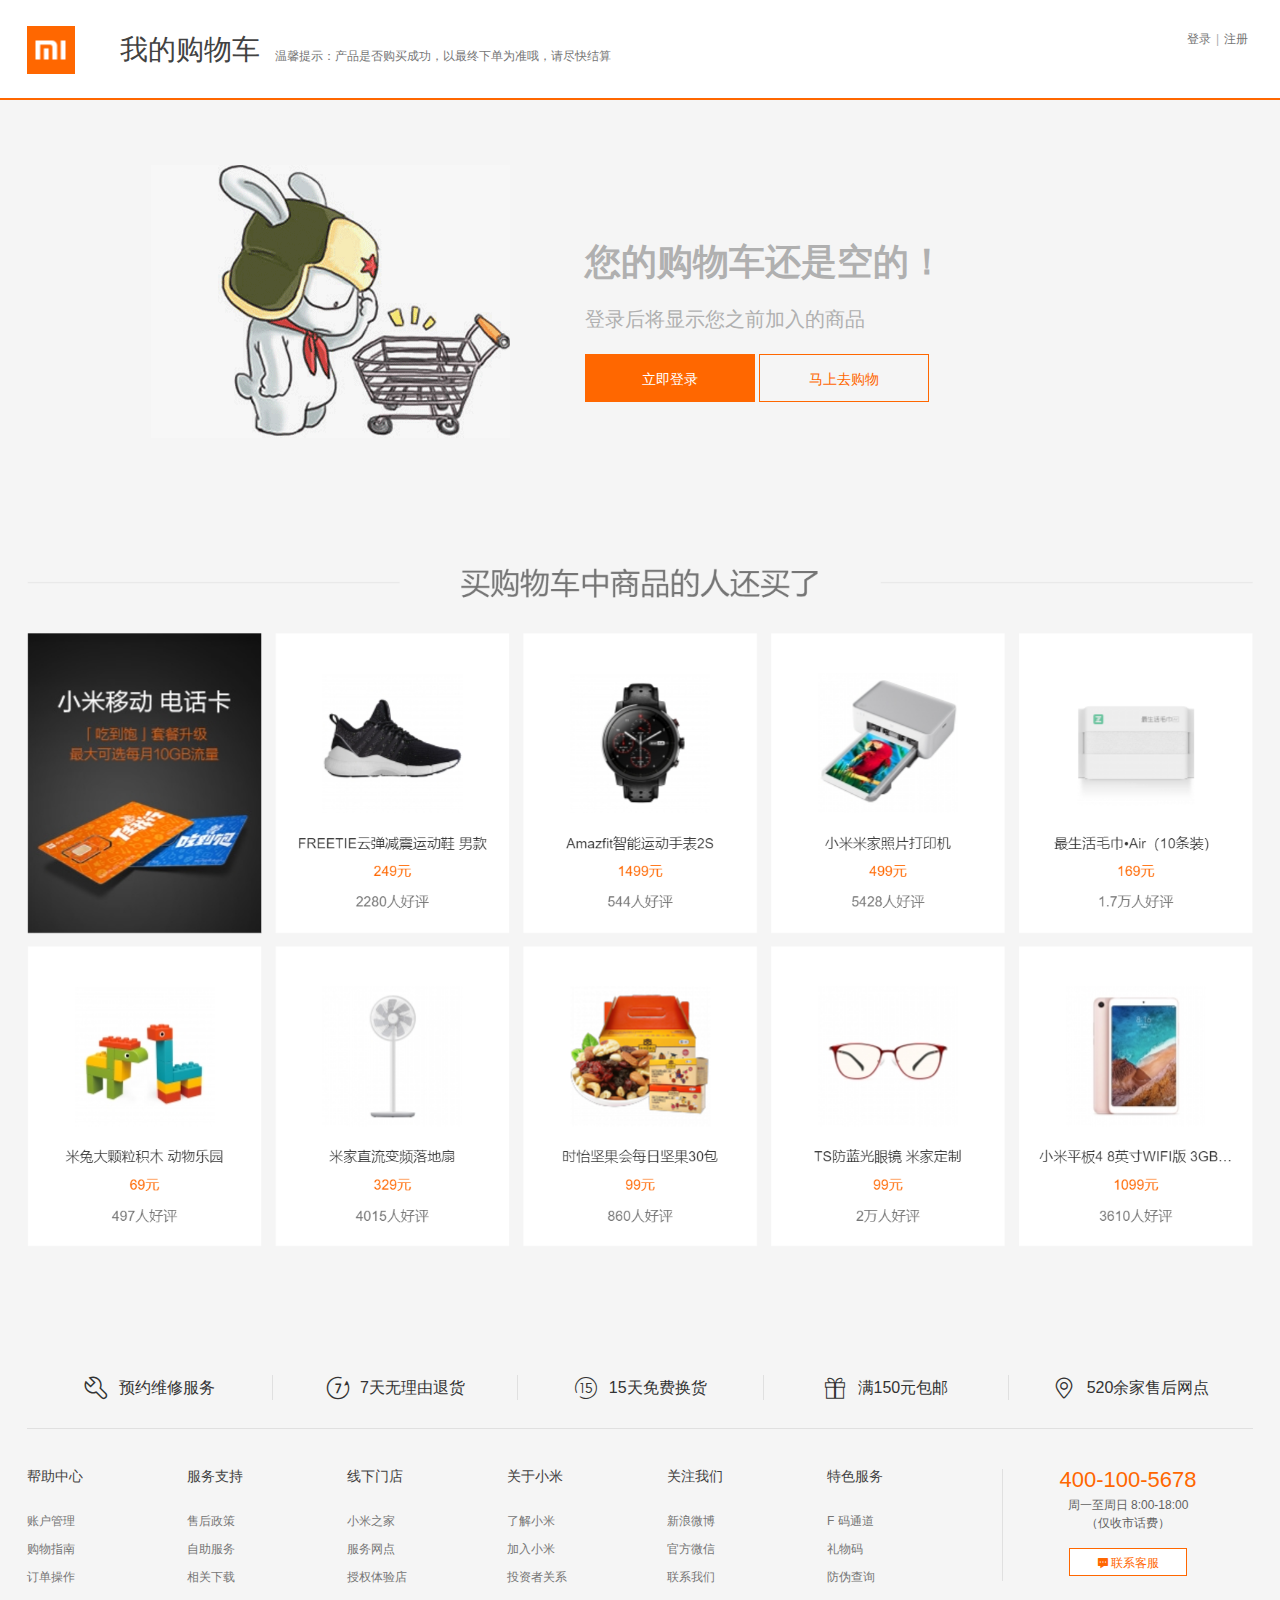
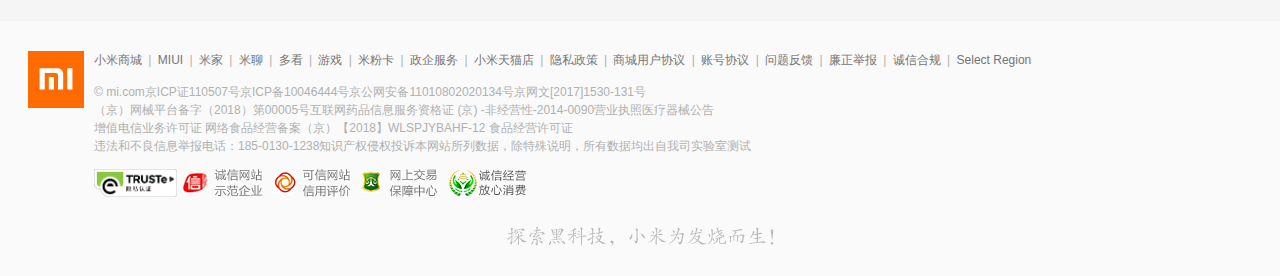
<file: html/cart.html>
<!DOCTYPE html>
<html>
	<head>
		<meta charset="utf-8">
		<title>我的购物车-小米商城</title>
		<link rel="icon" href="/images/favicon.ico" type="image/x-icon" />
		<link rel="stylesheet" type="text/css" href="/font/iconfont.css" />
		<link rel="stylesheet" type="text/css" href="/css/base.css" />
		<link rel="stylesheet" type="text/css" href="/css/cart.css" />
		<link rel="stylesheet" type="text/css" href="/css/footer.css" />
		<script src="/lib/jquery-1.12.4.js"></script>
	</head>
	<body>
		<div class="site-header">
			<div class="container">
				<div class="header-logo">
					<a href="/index.html">小米官网</a>
				</div>
				<div class="header-title">
					<h2>我的购物车</h2>
					<p>温馨提示：产品是否购买成功，以最终下单为准哦，请尽快结算</p>
				</div>
				<div class="head_info">
					<a href="javascript:;" id="login">登录</a>
					<span class="sep">|</span>
					<a href="javascript:;" id="register">注册</a>
				</div>
				<div class="topbar-info" style="display:none">
					<span class="user">
						<a href="javascript:;" class="user-name">
							<em id="username">131126875</em>
							<i class="iconfont">&#xe635;</i>
						</a>
						<ul class="user-menu">
							<li>
								<a href="javascript:;">个人中心</a>
							</li>
							<li>
								<a href="javascript:;">评价晒单</a>
							</li>
							<li>
								<a href="javascript:;">我的喜欢</a>
							</li>
							<li>
								<a href="javascript:;">小米帐号</a>
							</li>
							<li>
								<a href="javascript:;" id="signout">退出登录</a>
							</li>
						</ul>
					</span>
					<span class="sep">|</span>
					<a href="javascript:;" class="link link-order">我的订单</a>
				</div>
			</div>
		</div>
		<div class="cart-empty" id="cart-empty" style="display: none;">
			<h2>您的购物车还是空的！</h2>
			<p class="login-desc">登录后将显示您之前加入的商品</p>
			<a href="javascript:;" id="J_loginBtn" class="btn btn-primary">立即登录</a>
			<a href="/html/list.html" class="btn btn-shoping">马上去购物</a>
		</div>
		<div class="cart-empty" id="login-empty" style="display: none;">
			<h2>您的购物车还是空的！</h2>
			<a href="/html/list.html" class="btn btn-primary">马上去购物</a>
		</div>
		<div class="page-main" style="display: none;">
			<div class="container">
				<div class="J_cartBox">
					<div class="cart-goods-list">
						<div class="list-head clearfix">
							<div class="col col-check">
								<i class="iconfont icon-checkbox" id="J_selectAll">&#xe6cc;</i>
								全选
							</div>
							<div class="col col-img">&nbsp;</div>
							<div class="col col-name">商品名称</div>
							<div class="col col-price">单价</div>
							<div class="col col-num">数量</div>
							<div class="col col-total">小计</div>
							<div class="col col-action">操作</div>
						</div>
						<div class="list-body" id="J_cartListBody">
						<!-- 	<div class="item-box">
								<div class="item-table J_cartGoods">
									<div class="item-row clearfix">
										<div class="col col-check clearfix">
											<i class="iconfont icon-checkbox J_itemCheckbox" data-status="1">&#xe6cc;</i>
										</div>
										<div class="col col-img">
											<a href="javascript:;">
												<img src="/images/mi1.png" width="80" height="80" />
											</a>
										</div>
										<div class="col col-name">
											<h3 class="name">
												<a href="javascript:;"> 小米体重秤2 白色 </a>
											</h3>
										</div>
										<div class="col col-price">59元</div>
										<div class="col col-num">
											<div class="change-goods-num J_changeGoodsNum">
												<a href="javascript:;" class="J_minus">
													<i class="iconfont">&#xe63d;</i>
												</a>
												<input type="text" value="1" class="J_input" data-buylimit="${item.stock} />
												<a href="javascript:;" class="J_plus">
													<i class="iconfont">&#xe61f;</i>
												</a>
												<div class="msg J_canBuyLimit">还可买 3 件</div>
											</div>
										</div>
										<div class="col col-total">59元</div>
										<div class="col col-action">
											<a href="javascript:;" class="J_delete">
												<i class="iconfont">&#xe60b;</i>
											</a>
										</div>
									</div>
								</div>
							</div> -->
						</div>
					</div>
					<div class="cart-bar clearfix" id="J_cartBar">
						<div class="section-left">
							<a href="/html/list.html" class="back-shopping">继续购物</a>
							<span class="cart-total">
								共 <i id="J_cartTotalNum">2</i>件商品，已选择
								<i id="J_selTotalNum">0</i>件
							</span>
						</div>
						<span class="total-price">
							合计：<em id="J_cartTotalPrice">0</em>元
						</span>
						<a href="javascript:;" class="btn btn-disabled" id="J_goCheckout">去结算</a>
						<div class="no-select-tip" id="J_noSelectTip">
							请勾选需要结算的商品
							<i class="arrow arrow-a"></i>
							<i class="arrow arrow-b"></i>
						</div>
					</div>
				</div>
			</div>
		</div>
		<div class="modal-backdrop" style="width: 100%; height: 100%; display: none;"></div>
		<div class="modal modal-alert" id="J_modalAlert">
			<div class="modal-bd">
				<div class="text">
					<h3 class="much-text">确定删除吗？</h3>
				</div>
				<div class="actions">
					<button class="btn btn-gray" id="J_alertCancel">取消</button>
					<button class="btn btn-primary" id="J_alertOk">确定</button>
				</div>
			</div>
		</div>
		<div class="modal modal-alert" id="J_modalAlert1">
			<div class="modal-bd">
				<div class="text">
					<h3 class="much-text much-text-max">商品超过最大购买限制 [3091008]</h3>
				</div>
				<div class="actions">
					<button class="btn btn-primary" id="J_alertCancel1">确定</button>
				</div>
			</div>
		</div>
		<div class="cart-false">
			<div class="container">
				<img src="/images/cart-fals.png" width="1226" />
			</div>
		</div>
		<div class="site-footer"></div>
		<script>
			$.ajax({
				type: 'get',
				url: '/html/footer.html',
				success: function(str) {
					$('.site-footer').html(str);
				}
			});
		</script>
		<script src="/lib/jquery.cookie.js"></script>
		<script src="/js/cart.js"></script>
	</body>
</html>
</file>
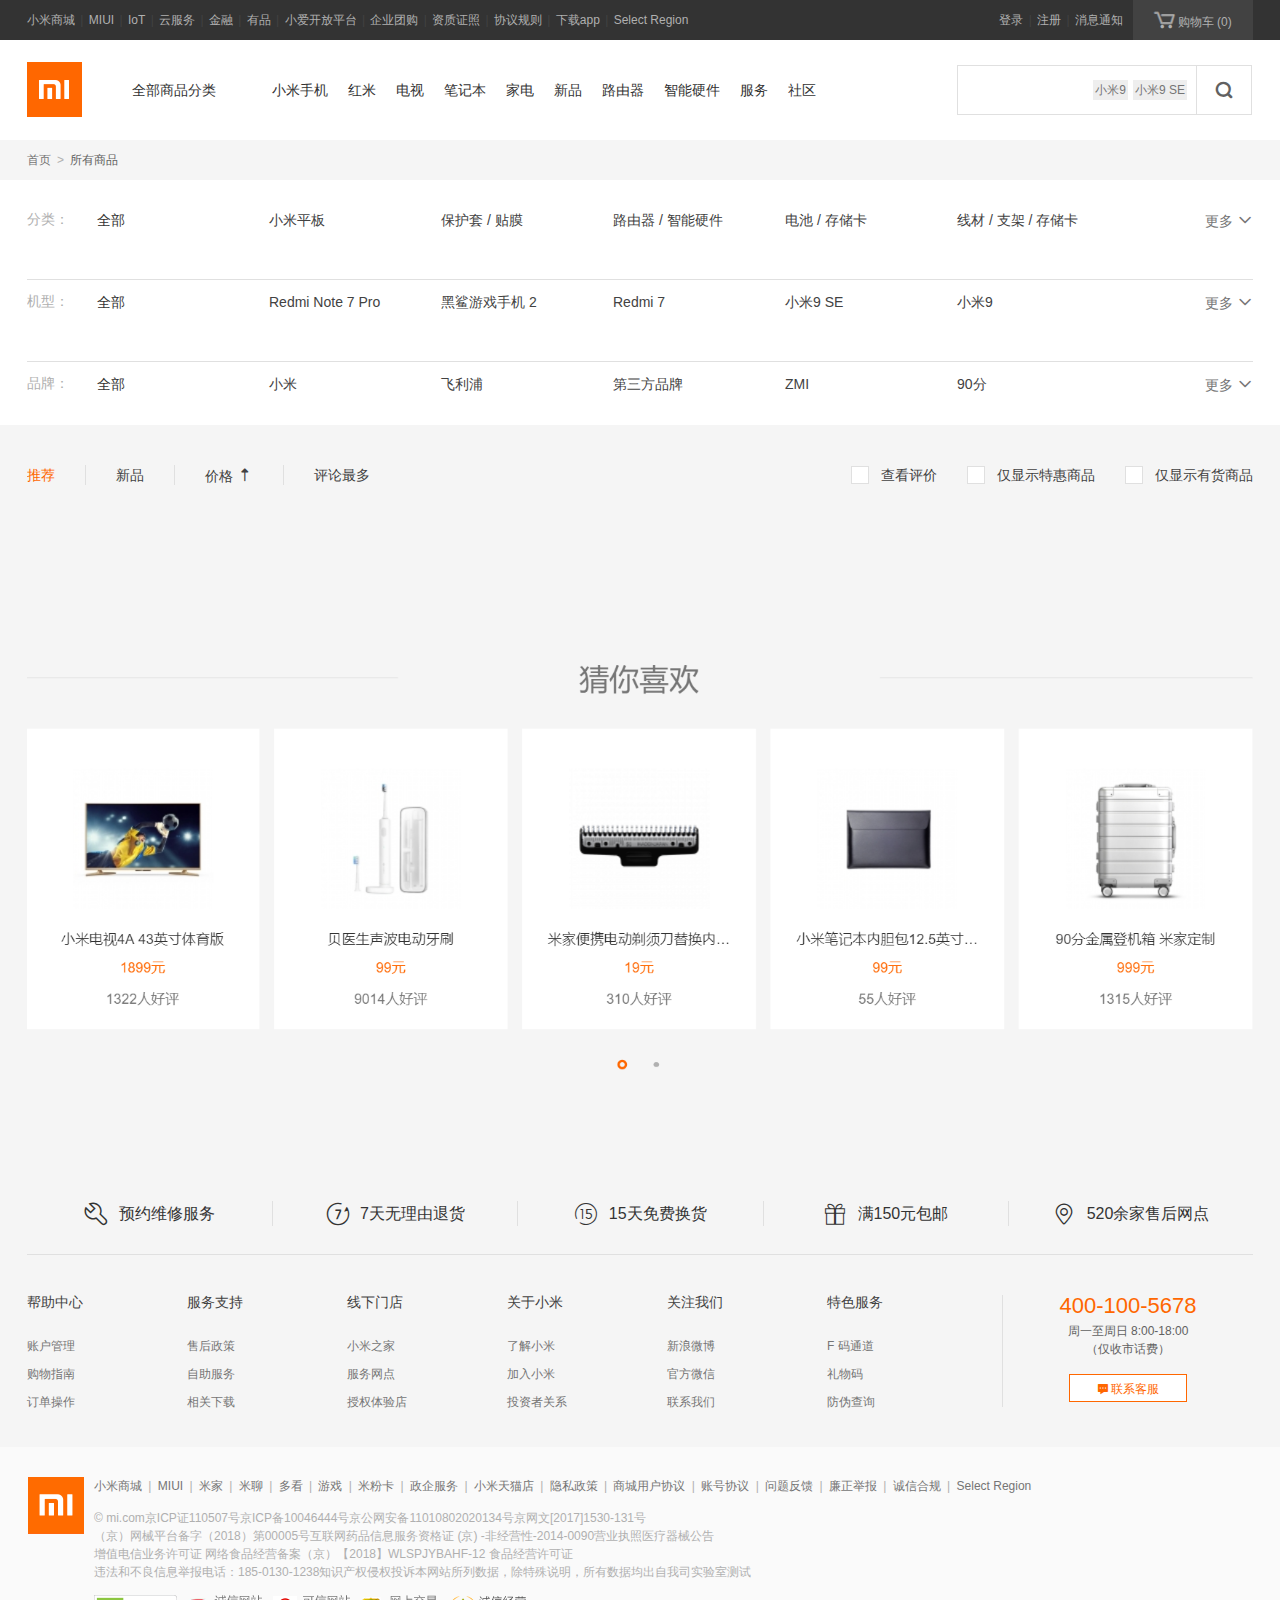
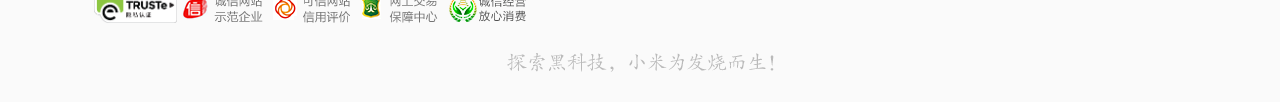
<file: html/list.html>
<!DOCTYPE html>
<html>
	<head>
		<meta charset="utf-8">
		<title>小米手机原装配件-小米商城</title>
		<link rel="icon" href="/images/favicon.ico" type="image/x-icon" />
		<link rel="stylesheet" type="text/css" href="/font/iconfont.css" />
		<link rel="stylesheet" type="text/css" href="/css/base.css" />
		<link rel="stylesheet" type="text/css" href="/css/footer.css" />
		<link rel="stylesheet" type="text/css" href="/css/header.css" />
		<link rel="stylesheet" type="text/css" href="../css/list.css" />
		<script src="/lib/jquery-1.12.4.js"></script>
		<script src="../lib/jquery.cookie.js"></script>
	</head>
	<body>
		<div class="xm_header"></div>
		<script>
			var header = new Promise(function(res) {
				$.ajax({
					type: 'get',
					url: '/html/head.html',
					success: function(str) {
						$('.xm_header').html(str);
						res()
					}
				});
			});
			header.then(function() {
				$.ajax({
					type: 'get',
					url: '/js/header.js'
				});
			});
		</script>
		<div class="breadcrumbs">
			<div class="container">
				<!-- <a href="/html/index.html">首页</a>
				<span class="sep">&gt;</span>
				<span>所有商品</span> -->
			</div>
		</div>
		<div class="filter-boxs">
			<div class="container">
				<div class="filter-box">
					<div class="filter-list-wrap bt">
						<dl class="filter-list clearfix filter-list-row-6">
							<dt>分类：</dt>
							<dd class="active">全部</dd>
							<dd><a href="javascript:;">小米平板</a></dd>
							<dd><a href="javascript:;">保护套 / 贴膜</a></dd>
							<dd><a href="javascript:;">路由器 / 智能硬件</a></dd>
							<dd><a href="javascript:;">电池 / 存储卡</a></dd>
							<dd><a href="javascript:;">线材 / 支架 / 存储卡</a></dd>
							<dd><a href="javascript:;">耳机 / 音箱</a></dd>
							<dd><a href="javascript:;">箱包 / 服饰</a></dd>
							<dd><a href="javascript:;">米兔 / 生活周边</a></dd>
							<dd><a href="javascript:;">笔记本电脑配件</a></dd>
							<dd><a href="javascript:;">出行／穿戴</a></dd>
							<dd><a href="javascript:;">工具</a></dd>
							<dd><a href="javascript:;">生活 / 箱包</a></dd>
							<dd><a href="javascript:;">耳机 / 音箱</a></dd>
							<dd><a href="javascript:;">箱包 / 服饰</a></dd>
							<dd><a href="javascript:;">米兔 / 生活周边</a></dd>
							<dd><a href="javascript:;">笔记本电脑配件</a></dd>
							<dd><a href="javascript:;">出行／穿戴</a></dd>
							<dd><a href="javascript:;">工具</a></dd>
							<dd><a href="javascript:;">生活 / 箱包</a></dd>
							<dd><a href="javascript:;">耳机 / 音箱</a></dd>
							<dd><a href="javascript:;">箱包 / 服饰</a></dd>
							<dd><a href="javascript:;">米兔 / 生活周边</a></dd>
							<dd><a href="javascript:;">笔记本电脑配件</a></dd>
							<dd><a href="javascript:;">出行／穿戴</a></dd>
							<dd><a href="javascript:;">工具</a></dd>
							<dd><a href="javascript:;">生活 / 箱包</a></dd>
						</dl>
						<a href="javascript:void(0);" class="more J_filterToggle">更多
							<i class="iconfont">&#xe635;</i>
						</a>
					</div>
				</div>
				<div class="filter-box">
					<div class="filter-list-wrap">
						<dl class="filter-list clearfix filter-list-row-6">
							<dt>机型：</dt>
							<dd class="active">全部</dd>
							<dd><a href="javascript:;">Redmi Note 7 Pro</a></dd>
							<dd><a href="javascript:;">黑鲨游戏手机 2</a></dd>
							<dd><a href="javascript:;">Redmi 7</a></dd>
							<dd><a href="javascript:;">小米9 SE</a></dd>
							<dd><a href="javascript:;">小米9</a></dd>
							<dd><a href="javascript:;">小米平板</a></dd>
							<dd><a href="javascript:;">小米平板</a></dd>
							<dd><a href="javascript:;">小米平板</a></dd>
							<dd><a href="javascript:;">小米平板</a></dd>
							<dd><a href="javascript:;">小米平板</a></dd>
							<dd><a href="javascript:;">小米平板</a></dd>
							<dd><a href="javascript:;">小米平板</a></dd>
						</dl>
						<a href="javascript:void(0);" class="more J_filterToggle">更多
							<i class="iconfont">&#xe635;</i>
						</a>
					</div>
				</div>
				<div class="filter-box">
					<div class="filter-list-wrap">
						<dl class="filter-list clearfix filter-list-row-6">
							<dt>品牌：</dt>
							<dd class="active">全部</dd>
							<dd><a href="javascript:;">小米</a></dd>
							<dd><a href="javascript:;">飞利浦</a></dd>
							<dd><a href="javascript:;">第三方品牌</a></dd>
							<dd><a href="javascript:;">ZMI</a></dd>
							<dd><a href="javascript:;">90分</a></dd>
							<dd><a href="javascript:;">小米平板</a></dd>
							<dd><a href="javascript:;">小米平板</a></dd>
							<dd><a href="javascript:;">小米平板</a></dd>
							<dd><a href="javascript:;">小米平板</a></dd>
							<dd><a href="javascript:;">小米平板</a></dd>
							<dd><a href="javascript:;">小米平板</a></dd>
							<dd><a href="javascript:;">小米平板</a></dd>
						</dl>
						<a href="javascript:void(0);" class="more J_filterToggle">更多
							<i class="iconfont">&#xe635;</i>
						</a>
					</div>
				</div>
			</div>
		</div>
		<div class="content">
			<div class="container">
				<div class="order-list-box clearfix">
					<ul class="order-list">
						<li class="active first">
							<a href="javascript:void(0)" id="recommend">推荐</a>
						</li>
						<li>
							<a href="javascript:void(0)" id="now">新品</a>
						</li>
						<li>
							<a href="javascript:void(0)" id="lifting">价格
								<i class="iconfont">&#xe71a;</i></a>
						</li>
						<li>
							<a href="javascript:void(0)">评论最多</a>
						</li>
					</ul>
					<ul class="type-list">
						<li>
							<a href="javascript:void(0)">
								<span class="checkbox">
									<i class="iconfont">&#xe6cc;</i>
								</span>
								查看评价</a>
						</li>
						<li>
							<a href="javascript:void(0)">
								<span class="checkbox">
									<i class="iconfont">&#xe6cc;</i>
								</span>
								仅显示特惠商品</a>
						</li>
						<li>
							<a href="javascript:void(0)">
								<span class="checkbox">
									<i class="iconfont">&#xe6cc;</i>
								</span>
								仅显示有货商品</a>
						</li>
					</ul>
				</div>
				<div class="goods-list-box">
					<div class="goods-list clearfix">
						<!-- <div class="goods-item">
							<div class="figure figure-img">
								<a href="javascript:;">
									<img src="/images/mi1.png" width="200" height="200" />
								</a>
							</div>
							<p class="desc"></p>
							<h2 class="title">
								<a href="javascript:;">米家激光投影电视 4K</a>
							</h2>
							<p class="prive">12999元 </p>
							<div class="thumbs">
								<ul class="thumb-list clearfix">
									<li>
										<img src="/images/mi1.png" />
									</li>
								</ul>
							</div>
							<div class="actions clearfix">
								<a href="javascript:;" class="btn-like J_likeGoods">
									<i class="iconfont">&#xe656;</i>
									<span>喜欢</span>
								</a>
								<a href="javascript:;" class="btn-buy btn-buy-detail">
									<span>查看详情</span>
									<i class="iconfont">&#xe910;</i>
								</a>
							</div>
							<div class="flags">
								<div class="flag flag-saleoff">9折促销</div>
							</div>
						</div> -->
					</div>
					<div class="xm-pagenavi">
						<!-- <a href="javascript:void(0);" class="numbers first iconfont">&#xe606;</a>
						<a href="javascript:void(0);" class="numbers">1</a>
						<span class="numbers">...</span>
						<a href="javascript:void(0);" class="numbers last iconfont">&#xe602;</a> -->
					</div>
				</div>
			</div>
		</div>
		<div class="list-false">
			<div class="container">
				<img src="/images/list-ll.png" width="1226px" />
			</div>
		</div>
		<div class="site-footer"></div>
		<script>
			$.ajax({
				type: 'get',
				url: '/html/footer.html',
				success: function(str) {
					$('.site-footer').html(str);
				}
			});
		</script>
		<script src="/js/list.js"></script>
	</body>
</html>
</file>
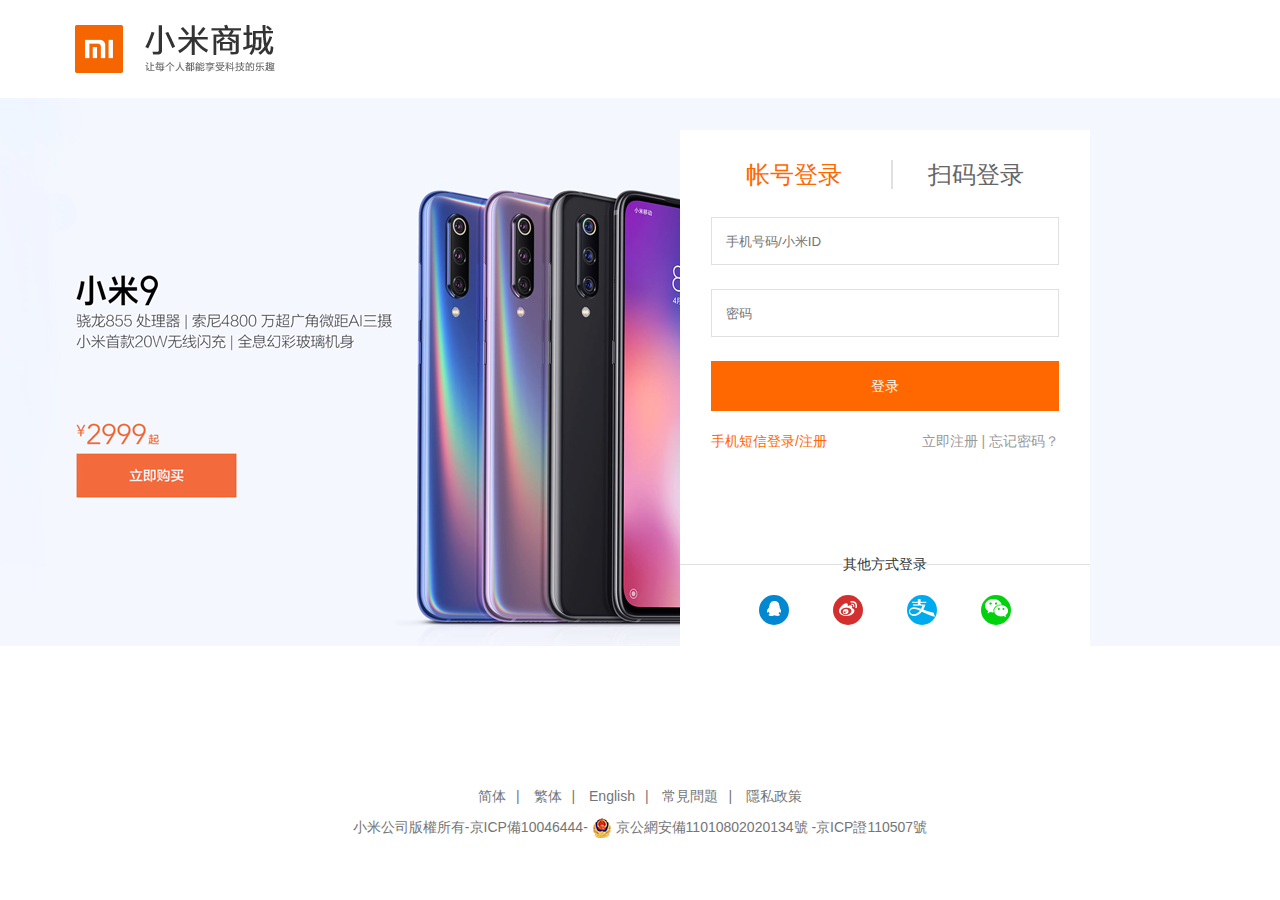
<file: html/login.html>
<!DOCTYPE html>
<html>
	<head>
		<meta charset="utf-8">
		<title>小米账号-登录</title>
		<link rel="stylesheet" type="text/css" href="/css/base.css" />
		<link rel="icon" href="/images/favicon.ico" type="image/x-icon" />
		<link rel="stylesheet" type="text/css" href="/css/login.css" />
	</head>
	<body>
		<div class="h_panel">
			<div class="h_logo">
				<a href="/index.html"></a>
			</div>
		</div>
		<div class="login_panel">
			<a class="javascript:;"></a>
			<div class="mask"></div>
		</div>
		<div class="layout" id="layout">
			<div class="nav_tabs_panel">
				<div class="nav_tabs">
					<a href="javascript:;" class="now">帐号登录</a>
					<span class="sep"></span>
					<a href="javascript:;">扫码登录</a>
				</div>
			</div>
			<div>
				<div class="login_area">
					<form>
						<!-- 输入框 -->
						<input class="item_account" type="text" id="user" name="user" placeholder="手机号码/小米ID" />
						<input class="item_account" type="password" id="password" name="password" placeholder="密码" />
						<div class="tips">
							<i></i>
							<span class="error-con">请输入帐号</span>
						</div>
						<input class="btnadpt" id="btnadpt" type="submit" value="登录" />
						<div class="other_panel clearfix">
							<span class="custom_display">
								<a href="javascript:;" class="btn_gray">手机短信登录/注册</a>
							</span>
							<span class="links_area">
								<a href="/html/register.html">立即注册</a>
								<span>|</span>
								<a href="javascript:;">忘记密码？</a>
							</span>
						</div>
					</form>
				</div>
				<div class="other_login_type">
					<fieldset class="oth_type_tit">
						<legend align="center">其他方式登录</legend>
						<div class="oth_type_links">
							<a href="javascript:;" class="qq"><i></i></a>
							<a href="javascript:;" class="weibo"><i></i></a>
							<a href="javascript:;" class="zhifb"><i></i></a>
							<a href="javascript:;" class="weixin"><i></i></a>
						</div>
					</fieldset>
				</div>
			</div>
		</div>
		<div class="login-foot">
			<div class="nf-link-area clearfix">
				<ul class="lang-select-list">
					<li>
						<a href="javascript:;">简体</a>|
					</li>
					<li>
						<a href="javascript:;">繁体</a>|
					</li>
					<li>
						<a href="javascript:;">English</a>|
					</li>
					<li>
						<a href="javascript:;">常見問題</a>|
					</li>
					<li>
						<a href="javascript:;">隱私政策</a>
					</li>
				</ul>
			</div>
			<p class="nf-intro" style="margin-top: 10px;">
				小米公司版權所有-京ICP備10046444-
				<a href="javascript:;" style="color: #757575;">
					<img src="/images/ghs.png" />
					京公網安備11010802020134號
				</a>
				-京ICP證110507號
			</p>
		</div>
		<script src="../lib/jquery-1.12.4.js"></script>
		<script src="../lib/jquery.cookie.js"></script>
		<script src="../js/login.js"></script>
		
	</body>
</html>
</file>
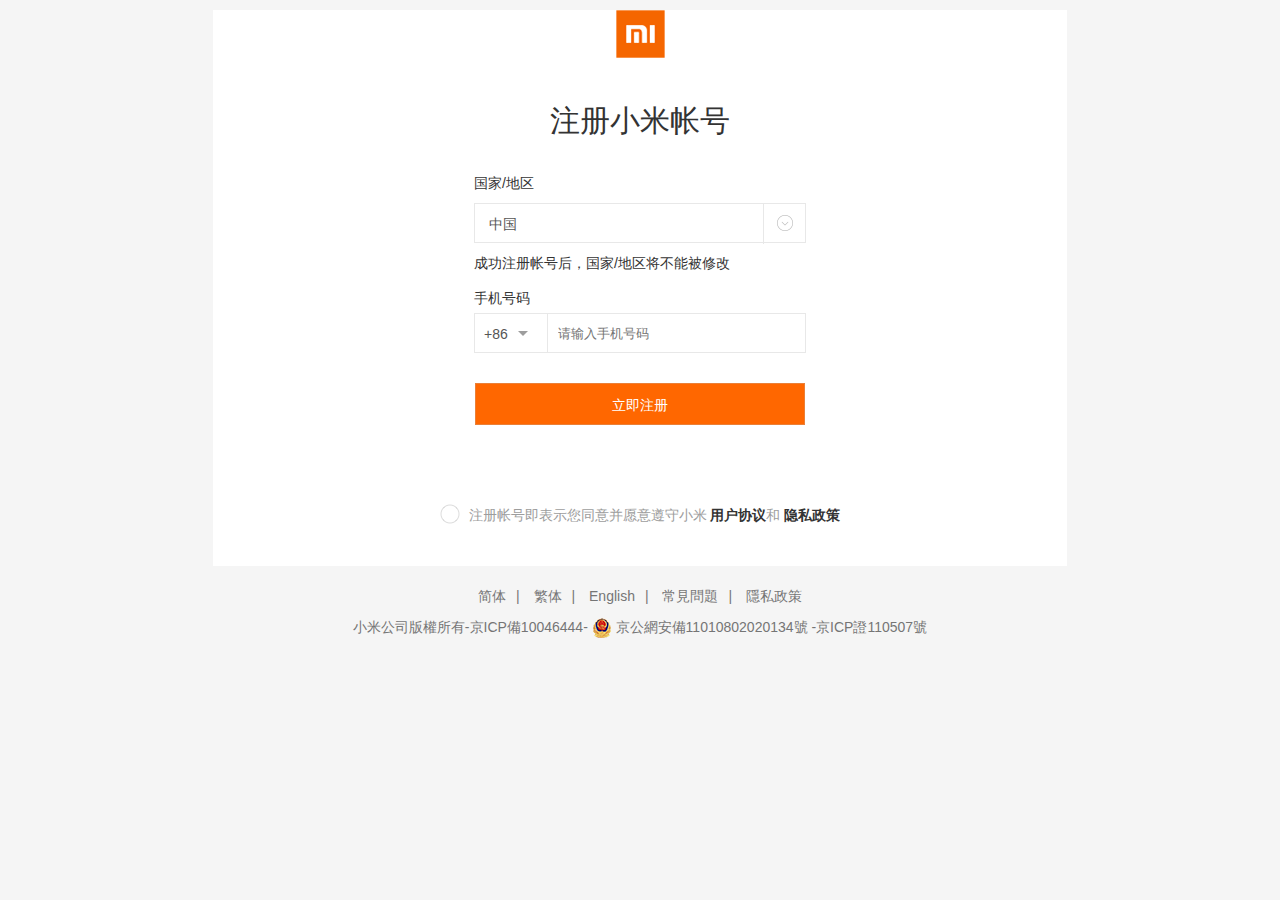
<file: html/register.html>
<!DOCTYPE html>
<html>
	<head>
		<meta charset="utf-8">
		<title>小米账号-注册</title>
		<link rel="stylesheet" type="text/css" href="/css/base.css" />
		<link rel="stylesheet" type="text/css" href="/css/register.css" />
		<link rel="icon" href="/images/favicon.ico" type="image/x-icon" />
	</head>
	<body>
		<div class="wrap">
			<div class="layout">
				<div class="external_logo_area">
					<a class="javasctipt:;"></a>
				</div>
				<div class="title-item">
					<h2>注册小米帐号</h2>
				</div>
				<div>
					<div class="registerone">
						<div class="regbox">
							<div class="phone_step1">
								<h4 class="tit_normal">国家/地区</h4>
							</div>
							<div class="listwrap">
								<p class="result-select-regions">中国</p>
								<i class="icon_cirarr"></i>
							</div>
							<div class="region_tip_text">成功注册帐号后，国家/地区将不能被修改</div>
							<h4 class="tit_normal">手机号码</h4>
							<div class="select-cycode clearfix">
								<div class="display_box ">
									<p class="tits" style="float: left;">+86</p>
									<i class="icon_arrow"></i>
								</div>
								<div class="inputbg">
									<input type="text" placeholder="请输入手机号码" id="phone" />
								</div>
							</div>
							<div class="err_tip" id="phone-hint">
								<i class="icon_error"></i>
								<span></span>
							</div>
							<div class="err_tip" id="clause">
								<i class="icon_error"></i>
								<span>请您同意用户条款</span>
							</div>
							<input type="button" class="btn332 btn_reg_1" value="立即注册" />
						</div>
						<div class="privacy_box">
							<label class="n_checked select-privacy">
								<i class="icon_select"></i>
								注册帐号即表示您同意并愿意遵守小米
								<a href="javascript:;">用户协议</a>和
								<a href="javascript:;">隐私政策</a>
							</label>
						</div>
					</div>
					<div class="registertwo" style="display: none;">
						<div class="step2_txt">
							<p class="">我们已经发送一条验证短信至
							<span class="address-place">+86 13112688275</span>
							</p>
							<p>请输入短信中的验证码</p>
						</div>
						<div class="inputbg">
							<input type="text" class="resendcode" id="resendcode" placeholder="请输入验证码"/>
							<span class="remain">
								<a href="javascript:void(0)" id="sendout">重新发送</a>
							</span>
						</div>
						<div class="err_tip" id="phone-hint2">
							<i class="icon_error"></i>
							<span></span>
						</div>
						<div class="fixed_bot mar_phone_dis2">
							<input type="button" class="btn_reg_2" value="下一步"/>
							<input type="button" class="btn_reg_3" value="返回"/>
						</div>
					</div>
					<div class="registerthree" style="display: none;">
						<div class="step3 phone_step3">
							<dl>
								<dt>
									<h4>您注册的手机号为<span class="set-phone"></span></h4>
									<h4>请设置您的密码：</h4>
								</dt>
								<dd>
									<div class="inputbg">
										<input type="password" class="password" id="password" placeholder="请输入密码"/>
									</div>
								</dd>
								<dd>
									<div class="inputbg">
										<input type="password" class="password" id="set-password" placeholder="请输入确认密码"/>
									</div>
								</dd>
								<div class="err_tip" id="phone-hint3">
									<i class="icon_error"></i>
									<span></span>
								</div>
								<div class="dis_box" id="dis_box">
									<span>密码长度8~16位，数字、字母、字符至少包含两种</span>
								</div>
								<div class="error-password">
									<input type="button" class="submit-step" value="提交"/>
								</div>
							</dl>
						</div>
					</div>
					<div class="registerfour" style="display: none;">
						<div class="step3">
							<p class="content">您的小米ID是：
								<span class="get-id"></span>
							</p>
						</div>
						<div class="re-login">
							<input type="button" class="register-login" id="register-login" value="登陆" />
						</div>
					</div>
				</div>
			</div>
		</div>
		<div class="login-foot">
			<div class="nf-link-area clearfix">
				<ul class="lang-select-list">
					<li>
						<a href="javascript:;">简体</a>|
					</li>
					<li>
						<a href="javascript:;">繁体</a>|
					</li>
					<li>
						<a href="javascript:;">English</a>|
					</li>
					<li>
						<a href="javascript:;">常見問題</a>|
					</li>
					<li>
						<a href="javascript:;">隱私政策</a>
					</li>
				</ul>
			</div>
			<p class="nf-intro" style="margin-top: 10px;">
				小米公司版權所有-京ICP備10046444-
				<a href="javascript:;" style="color: #757575;">
					<img src="/images/ghs.png" />
					京公網安備11010802020134號
				</a>
				-京ICP證110507號
			</p>
		</div>
		<script src="/lib/jquery-1.12.4.js"></script>
		<script src="/lib/jquery.cookie.js"></script>
		<script src="/js/register.js"></script>
	</body>
</html>
</file>
<file: font/iconfont.css>
@font-face {font-family: "iconfont";
  src: url('iconfont.eot?t=1558015123216'); /* IE9 */
  src: url('iconfont.eot?t=1558015123216#iefix') format('embedded-opentype'), /* IE6-IE8 */
  url('[data-uri]') format('woff2'),
  url('iconfont.woff?t=1558015123216') format('woff'),
  url('iconfont.ttf?t=1558015123216') format('truetype'), /* chrome, firefox, opera, Safari, Android, iOS 4.2+ */
  url('iconfont.svg?t=1558015123216#iconfont') format('svg'); /* iOS 4.1- */
}

.iconfont {
  font-family: "iconfont" !important;
  font-size: 16px;
  font-style: normal;
  -webkit-font-smoothing: antialiased;
  -moz-osx-font-smoothing: grayscale;
}

.icon-iconjia:before {
  content: "\e61f";
}

.icon-footer-7:before {
  content: "\e639";
}

.icon-gouwucheman:before {
  content: "\e63a";
}

.icon-15tianmianfeihuanhuo24px:before {
  content: "\e607";
}

.icon-man150yuanbaoyou24px:before {
  content: "\e608";
}

.icon-shouji1:before {
  content: "\e63b";
}

.icon-xiangyou_jiantou:before {
  content: "\e663";
}

.icon-dui:before {
  content: "\e6b8";
}

.icon-ic_add_shopping_cart_px:before {
  content: "\e910";
}

.icon-fanhui-copy:before {
  content: "\e602";
}

.icon-fanhui-copy-copy:before {
  content: "\e601";
}

.icon-mifenqia:before {
  content: "\e60e";
}

.icon-yijiuhuanxin1:before {
  content: "\e60f";
}

.icon-dizhi:before {
  content: "\e90a";
}

.icon-huafeichongzhi-copy:before {
  content: "\e603";
}

.icon-bofang-:before {
  content: "\e638";
}

.icon-arrow-right1:before {
  content: "\e606";
}

.icon-heart:before {
  content: "\e656";
}

.icon-cuohao:before {
  content: "\e60b";
}

.icon-fanhuidingbu:before {
  content: "\e614";
}

.icon-kefu:before {
  content: "\e622";
}

.icon-jiagejiangxu:before {
  content: "\e704";
}

.icon-xiangyoujiantou:before {
  content: "\e60d";
}

.icon-weixiushenqing:before {
  content: "\e610";
}

.icon-jiageshengxu:before {
  content: "\e71a";
}

.icon-Fma:before {
  content: "\e604";
}

.icon-gouwuche2:before {
  content: "\e60a";
}

.icon-lianxikefu:before {
  content: "\e613";
}

.icon-dui1:before {
  content: "\e6cc";
}

.icon-ArtboardCopy:before {
  content: "\e9d0";
}

.icon-gerenzhongxinwoderenwubiaozhuntouxianxing:before {
  content: "\e609";
}

.icon-sousuo-sousuo:before {
  content: "\e623";
}

.icon-shouji:before {
  content: "\e605";
}

.icon-fanhui-down:before {
  content: "\e635";
}

.icon-jianhao:before {
  content: "\e63d";
}
</file>
<file: css/base.css>
/*(1)清除默认样式*/
html, body, ul, li, ol, dl, dd, dt, p, h1, h2, h3, h4, h5, h6, form, fieldset, legend, img,input{
    margin:0; 
    padding:0;
}
body {
	background: #F5F5F5;
	color: #333;
	font: 14px/1.5 "Helvetica Neue",Helvetica,Arial,"Microsoft Yahei","Hiragino Sans GB","Heiti SC","WenQuanYi Micro Hei",sans-serif;
	
}
/*去掉input等聚焦时的蓝色边框*/
fieldset, img,input,button {
    border:0 none;
    padding:0;
    margin:0;
    outline-style:none;
}   

ul,li,ol{
    list-style:none;
}
select, input {
    vertical-align:middle;
}

/*防止拖动*/
textarea {
    resize:none;
}

*,
*::before,
*::after{
    /*所有的标签，和伪元素都选中*/
    margin: 0;
    padding: 0;
    /*移动端常用布局是非固定像素*/
    box-sizing: border-box;
    -webkit-box-sizing: border-box;
    /*点击高亮效果的清除*/
    tap-highlight-color: transparent;
    -webkit-tap-highlight-color: transparent;
}

/*  去掉图片低测默认的3像素空白缝隙，或者用display：block也可以*/
/*  当a标签嵌套img,在IE6里会出现蓝色边框 方法：border:0 none;*/
img {
    border:0 none;
    vertical-align:middle;
}  

table {
    border-collapse:collapse;
}

a {
    text-decoration:none;
}

*{box-sizing:border-box;}

/*2.添加公共样式*/
/*body {
    font:12px Arial,Verdana,"\5b8b\4f53";
    color:#666;
    background:#fff;
}*/

/*清除浮动（不管）*/
.clearfix:before,.clearfix:after {  /*清楚浮动*/
    content:"";
    display:block;
    height: 0;
    clear: both;
    overflow: hidden;
    visibility: hidden;
}
.clearfix:after{clear:both;}
.clearfix{
    *zoom:1;/*IE/7/6*/
}
/*设置h标签的大小，设置跟父亲一样大的字体font-size:100%;*/
h1,h2,h3,h4,h5,h6 {
    font-weight:normal;
    font-size:1em;
} 
s,i,em{
    font-style:normal;
    text-decoration:none;
}


/*公共类*/

.fl {
    float:left;
}
.fr {
    float:right;
}
.ac {
    text-align:center;
}

.br{
    border-right:transparent !important;
}
.bl{
    border-left:transparent !important;
}
.bt{
    border-top:transparent !important;
}
.bb{
    border-bottom:transparent !important;
}

.mr{
    margin-right:0 !important;
}
.ml{
    margin-left:0 !important;
}
.mt{
    margin-top:0 !important;
}
.mb{
    margin-bottom:0 !important;
}

.pr{
    padding-right:0 !important;
}
.pl{
    padding-left:0 !important;
}
.pt{
    padding-top:0 !important;
}
.pb{
    padding-bottom:0 !important;
}
.top::before{
	display:none !important;
}
.left::after{
	display:none !important;
}

.hide {
    display:none;
}
.f12{ font-size: 12px;}
.f14{ font-size: 14px;}
.f16{ font-size: 16px;}
</file>
<file: css/footer.css>
@charset "UTF-8";
.container {
  /*内容、版心 提取 */
  width: 1226px;
  margin: 0 auto; }

.footer-service {
  padding: 28px 0;
  border-bottom: 1px solid #e0e0e0; }
  .footer-service li {
    width: 20%;
    text-align: center;
    font-size: 16px;
    line-height: 25px;
    border-left: 1px solid #e0e0e0;
    height: 25px;
    float: left; }
    .footer-service li a {
      color: #333;
      transition: all .3s; }
      .footer-service li a:hover {
        color: #ff6700; }
      .footer-service li a i {
        margin-right: 6px;
        font-size: 24px;
        line-height: 24px;
        vertical-align: -4px; }

.footer-links {
  padding: 40px 0; }
  .footer-links .col-links {
    float: left;
    width: 160px;
    height: 112px;
    margin: 0; }
    .footer-links .col-links dt {
      margin: -1px 0 26px;
      font-size: 14px;
      line-height: 1.25;
      color: #424242; }
    .footer-links .col-links dd {
      margin-top: 10px;
      font-size: 12px; }
      .footer-links .col-links dd a {
        color: #757575; }
        .footer-links .col-links dd a:hover {
          color: #ff6700; }
  .footer-links .col-contact {
    float: right;
    width: 251px;
    height: 112px;
    border-left: 1px solid #e0e0e0;
    text-align: center;
    color: #616161; }
    .footer-links .col-contact .phone {
      margin: 0 0 5px;
      font-size: 22px;
      line-height: 1;
      color: #ff6700; }
    .footer-links .col-contact p {
      font-size: 12px;
      margin: 0 0 16px; }
    .footer-links .col-contact a {
      display: inline-block;
      width: 118px;
      height: 28px;
      font-size: 12px;
      line-height: 28px;
      background: #fff;
      color: #ff6700;
      border: 1px solid #333;
      border-color: #ff6700;
      transition: all .5s; }
      .footer-links .col-contact a:hover {
        background: #ff6700;
        color: #fff; }
        .footer-links .col-contact a:hover i {
          color: #fff; }
      .footer-links .col-contact a i {
        color: #ff6700;
        font-size: 10px;
        margin-right: 3px;
        transition: all .5s; }

.site-info {
  padding: 30px 0;
  font-size: 12px;
  background: #fafafa; }
  .site-info .container {
    position: relative; }
  .site-info .logo {
    width: 57px;
    height: 57px;
    margin-right: 10px;
    background: url(/images/logo-footer.png) no-repeat 50% 50%;
    position: absolute;
    top: 0;
    left: 0;
    text-indent: -999px; }
  .site-info .info-text {
    color: #b0b0b0;
    padding-left: 67px; }
    .site-info .info-text .sites a {
      color: #757575; }
      .site-info .info-text .sites a:hover {
        color: #ff6700; }
    .site-info .info-text .sites .sep {
      margin: 0 .25em;
      font-family: sans-serif; }
    .site-info .info-text p {
      margin-bottom: 14px; }
      .site-info .info-text p a {
        color: #b0b0b0; }
        .site-info .info-text p a:hover {
          color: #ff6700; }
  .site-info .info-links {
    height: 28px;
    margin: 4px 0 0;
    padding-left: 67px; }
    .site-info .info-links img {
      width: auto;
      height: 28px;
      margin-left: 0px;
      margin-bottom: 15px; }
  .site-info .slogan {
    clear: both;
    margin: 30px auto 0;
    width: 267px;
    height: 19px;
    background: url(/images/slogan2016.png) no-repeat center 0;
    display: block;
    text-align: left;
    text-indent: -9999em;
    overflow: hidden; }

/*# sourceMappingURL=footer.css.map */
</file>
<file: css/header.css>
@charset "UTF-8";
.container {
  /*内容、版心 提取 */
  width: 1226px;
  margin: 0 auto; }

.xm-header {
  background: #333;
  font-size: 12px;
  line-height: 40px; }
  .xm-header a {
    display: inline-block;
    color: #B0B0B0; }
  .xm-header .sep {
    color: #424242;
    margin: 0 2px; }
  .xm-header a:hover {
    color: #fff; }

.head_nav {
  float: left; }

.head_info {
  float: right; }

.topbar-info {
  float: right;
  margin-right: 5px;
  height: 40px; }
  .topbar-info span {
    float: left;
    padding: 0 5px; }
  .topbar-info .sep {
    margin: 0;
    padding: 0; }
  .topbar-info .message {
    padding: 0 10px; }
  .topbar-info .link {
    width: 80px;
    text-align: center;
    padding: 0 5px; }
  .topbar-info .user {
    width: 110px;
    padding: 0;
    height: 40px;
    position: relative; }
    .topbar-info .user i {
      color: #B0B0B0;
      font-size: 12px;
      font-weight: 700; }
    .topbar-info .user .user-name {
      position: absolute;
      z-index: 41;
      width: 120px;
      text-align: center; }

.user .user-menu {
  display: none;
  z-index: 40;
  background: #fff;
  position: absolute;
  top: 40px;
  width: 120px;
  padding: 7px 0;
  box-shadow: 0 2px 10px rgba(0, 0, 0, 0.15);
  margin: 0; }
  .user .user-menu a {
    display: block;
    padding: 3px 30px;
    color: #424242;
    text-align: center;
    line-height: 2;
    transition: all .3s; }
    .user .user-menu a:hover {
      color: #ff6700;
      background-color: #f5f5f5; }

.user-active .user-name {
  background: #fff; }
  .user-active .user-name em {
    color: #ff6700; }
  .user-active .user-name i {
    color: #ff6700; }

.head-cart {
  position: relative;
  float: right; }
  .head-cart .cart {
    position: relative;
    display: block;
    height: 40px;
    width: 120px;
    margin-left: 10px;
    text-align: center;
    background: #424242;
    z-index: 42; }
    .head-cart .cart i {
      font-weight: 700; }
  .head-cart .cart-mini {
    color: #fff;
    background: #ff6700; }
  .head-cart .cart-active {
    background: #fff;
    color: #ff6700 !important; }
  .head-cart .cart-menu {
    display: none;
    position: absolute;
    right: 0;
    top: 40px;
    z-index: 40;
    width: 316px;
    padding: 15px 0 0;
    color: #424242;
    background: #fff;
    border: 1px solid #e0e0e0 \9;
    box-shadow: 0 2px 10px rgba(0, 0, 0, 0.15); }
    .head-cart .cart-menu .loading {
      margin: 5px 20px 20px;
      text-align: center; }

.cart-menu .cart-list {
  margin: 0;
  padding: 0;
  list-style-type: none; }
  .cart-menu .cart-list li {
    position: relative;
    height: 80px;
    padding: 0 20px; }
    .cart-menu .cart-list li .cart-item {
      position: relative;
      height: 60px;
      padding: 10px 0;
      border-top: 1px solid #e0e0e0;
      line-height: 20px; }
  .cart-menu .cart-list:hover .btn-del {
    display: block; }

.head-cart .cart-item a {
  color: #b0b0b0;
  line-height: 40px;
  display: inline-block; }
.head-cart .cart-item .thumb {
  float: left;
  margin-right: 10px; }
  .head-cart .cart-item .thumb img {
    width: 60px;
    height: 60px; }
.head-cart .cart-item .name {
  float: left;
  width: 95px;
  height: 40px;
  margin: 10px 0;
  color: #424242;
  overflow: hidden;
  white-space: nowrap;
  text-overflow: ellipsis; }
  .head-cart .cart-item .name:hover {
    color: #ff6700; }
.head-cart .cart-item .price {
  margin: 19px 30px 0 5px;
  float: right; }
.head-cart .cart-item .btn-del {
  display: none;
  position: absolute;
  top: 21px;
  right: 0; }
  .head-cart .cart-item .btn-del:hover {
    color: #424242; }

.head-cart .cart-total {
  padding: 15px 20px;
  background: #fafafa; }
  .head-cart .cart-total .total {
    float: left;
    width: 135px;
    color: #757575;
    line-height: 1; }
  .head-cart .cart-total .price {
    margin-top: 5px;
    display: block;
    font-weight: 400;
    color: #ff6700; }
    .head-cart .cart-total .price em {
      font-size: 24px;
      line-height: 1; }
  .head-cart .cart-total .btn-cart {
    display: inline-block;
    float: right;
    width: 130px;
    padding: 0;
    font-size: 14px;
    line-height: 40px;
    text-align: center;
    color: #f5f5f5;
    background: #ff6700;
    margin: 0;
    cursor: pointer; }
    .head-cart .cart-total .btn-cart:hover {
      background-color: #f25807;
      border-color: #f25807;
      color: #fff; }
    .head-cart .cart-total .btn-cart:active {
      box-shadow: inset 0 2px 4px rgba(0, 0, 0, 0.18); }

.xm_topbar {
  background-color: #FFFFFF;
  height: 100px; }
  .xm_topbar .logo {
    margin-top: 22px;
    float: left; }
    .xm_topbar .logo a {
      float: left;
      text-indent: -9999em;
      width: 55px;
      height: 55px;
      background: #ff6700;
      position: relative; }
    .xm_topbar .logo a::before {
      content: "";
      background: url(/images/mi-logo.png) 50% 50%;
      position: absolute;
      width: 55px;
      height: 55px;
      left: 0;
      top: 0;
      z-index: 20; }

input::-webkit-search-cancel-button {
  display: none; }

.xm_topbar {
  position: relative; }
  .xm_topbar .xm_nav {
    height: 100px;
    float: left; }
    .xm_topbar .xm_nav .J_navCategory {
      float: left;
      width: 180px;
      height: 100px;
      position: relative;
      padding: 0 10px 0 30px; }
      .xm_topbar .xm_nav .J_navCategory .link-categorys {
        color: #333;
        display: block;
        padding: 40px 20px; }
      .xm_topbar .xm_nav .J_navCategory .site-category {
        display: none;
        position: absolute;
        z-index: 20;
        top: 100%;
        left: -56px;
        height: 460px;
        background: #fff;
        width: 234px;
        padding: 20px 0;
        border: 1px solid #ff6700; }
        .xm_topbar .xm_nav .J_navCategory .site-category .category-item .link-category {
          display: block;
          padding-left: 30px;
          color: #424242;
          height: 42px;
          font-size: 14px;
          line-height: 42px;
          position: relative; }
          .xm_topbar .xm_nav .J_navCategory .site-category .category-item .link-category i {
            position: absolute;
            right: 20px;
            font-size: 18px;
            top: 0;
            color: #e0e0e0;
            font-weight: 700; }
        .xm_topbar .xm_nav .J_navCategory .site-category .category-item .children {
          display: none;
          position: absolute;
          left: 100.5%;
          top: 0;
          height: 460px;
          width: 994px;
          background: #fff;
          border-top: 1px solid #E0E0E0;
          box-shadow: 0 8px 16px rgba(0, 0, 0, 0.18); }
          .xm_topbar .xm_nav .J_navCategory .site-category .category-item .children .children-list {
            float: left; }
            .xm_topbar .xm_nav .J_navCategory .site-category .category-item .children .children-list li {
              width: 236px;
              height: 76px; }
              .xm_topbar .xm_nav .J_navCategory .site-category .category-item .children .children-list li a {
                display: block;
                color: #333;
                padding: 18px 20px; }
                .xm_topbar .xm_nav .J_navCategory .site-category .category-item .children .children-list li a img {
                  width: 40px;
                  height: 40px; }
                .xm_topbar .xm_nav .J_navCategory .site-category .category-item .children .children-list li a .text {
                  transition: all .2s; }
                .xm_topbar .xm_nav .J_navCategory .site-category .category-item .children .children-list li a:hover .text {
                  color: #ff6700; }
        .xm_topbar .xm_nav .J_navCategory .site-category .category-item .children-col_1 {
          width: 994px; }
        .xm_topbar .xm_nav .J_navCategory .site-category .category-item .children-col_2 {
          width: 497px; }
        .xm_topbar .xm_nav .J_navCategory .site-category .category-item .children-col_3 {
          width: 746px; }
        .xm_topbar .xm_nav .J_navCategory .site-category .category-item-active .link-category {
          background: #ff6700;
          color: #fff; }
          .xm_topbar .xm_nav .J_navCategory .site-category .category-item-active .link-category i {
            color: rgba(255, 255, 255, 0.5); }
    .xm_topbar .xm_nav .nav-item {
      float: left; }
      .xm_topbar .xm_nav .nav-item a {
        color: #333;
        display: block;
        padding: 40px 10px; }
  .xm_topbar .header-nav-menu {
    display: none;
    border-top: 1px solid #E0E0E0;
    position: absolute;
    width: 100%;
    top: 100%;
    left: 0;
    text-align: center;
    background: #fff;
    font-size: 12px;
    padding-bottom: 20px;
    z-index: 30;
    box-shadow: 0 3px 4px rgba(0, 0, 0, 0.18); }
    .xm_topbar .header-nav-menu li {
      padding-top: 20px;
      float: left;
      position: relative; }
      .xm_topbar .header-nav-menu li .header-menu-now {
        position: absolute;
        top: 0;
        left: 0;
        width: 100%; }
        .xm_topbar .header-nav-menu li .header-menu-now .now {
          height: 18px;
          padding: 1px 20px;
          border: 1px solid #ff6700;
          color: #ff6700; }
      .xm_topbar .header-nav-menu li .hildren-img {
        width: 200px;
        height: 110px;
        border-left: 1px solid #E0E0E0;
        margin: 10px 0 10px; }
        .xm_topbar .header-nav-menu li .hildren-img img {
          width: 160px;
          height: 110px; }
      .xm_topbar .header-nav-menu li .title a {
        line-height: 20px;
        color: #333; }
      .xm_topbar .header-nav-menu li .price {
        color: #ff6700; }
  .xm_topbar .xm_head_search {
    float: right;
    margin-top: 25px;
    margin-left: 100px; }
    .xm_topbar .xm_head_search form {
      width: 296px;
      height: 50px;
      position: relative; }
      .xm_topbar .xm_head_search form .head_search {
        width: 240px;
        float: left;
        border: 1px solid #e0e0e0;
        height: 100%;
        font-size: 16px;
        padding: 0 60px 0 10px;
        transition: all .4s;
        -webkit-appearance: none; }
      .xm_topbar .xm_head_search form .head_search_btn {
        height: 100%;
        width: 56px;
        background: #fff;
        border: 1px solid #e0e0e0;
        margin-left: -1px;
        cursor: pointer;
        transition: all .4s;
        font-weight: 700;
        color: #616161; }
        .xm_topbar .xm_head_search form .head_search_btn:hover {
          background: #ff6700;
          border-color: #ff6700;
          color: #fff; }
      .xm_topbar .xm_head_search form .head_search_action {
        border-color: #ff6700; }
      .xm_topbar .xm_head_search form .search-hot-words {
        top: 50%;
        right: 66px;
        margin-top: -9.8px;
        position: absolute; }
        .xm_topbar .xm_head_search form .search-hot-words a {
          display: block;
          float: left;
          background: #eee;
          color: #757575;
          margin-left: 5px;
          font-size: 12px;
          transition: all .2s;
          padding: 1px 2px; }
          .xm_topbar .xm_head_search form .search-hot-words a:hover {
            background: #ff6700;
            color: #fff; }

.xm_topbar .nav-list {
  float: left;
  position: relative; }
  .xm_topbar .nav-list .nav-item-active > a {
    color: #ff6700; }
  .xm_topbar .nav-list .nav-item-active::after {
    content: "";
    position: absolute;
    bottom: 0;
    left: 0;
    width: 860px;
    height: 36px; }

.xm_head_search .keyword-list {
  position: absolute;
  left: 0;
  z-index: 20;
  width: 240px;
  border: 1px solid #ff6700;
  border-top: 0;
  background: #fff; }
  .xm_head_search .keyword-list .result-list {
    margin: 0;
    padding: 0;
    list-style-type: none; }
    .xm_head_search .keyword-list .result-list li:hover {
      background: #fafafa; }
    .xm_head_search .keyword-list .result-list a {
      position: relative;
      display: block;
      padding: 6px 15px;
      font-size: 12px;
      color: #424242; }
    .xm_head_search .keyword-list .result-list .result {
      position: absolute;
      right: 15px;
      top: 6px;
      color: #b0b0b0; }

/*# sourceMappingURL=header.css.map */
</file>
<file: css/index.css>
@charset "UTF-8";
.container {
  /*内容、版心 提取 */
  width: 1226px;
  margin: 0 auto; }

.xm_topbar .xm_nav .J_navCategory .site-category {
  display: block;
  background: rgba(0, 0, 0, 0.6);
  border: 0;
  color: #fff; }
  .xm_topbar .xm_nav .J_navCategory .site-category .category-item .link-category {
    color: #fff; }

.xm_topbar .xm_nav .J_navCategory .link-categorys {
  display: none; }

.xm_bannner {
  background: #fff; }
  .xm_bannner .swiper-container .swiper-wrapper {
    width: 100%; }
    .xm_bannner .swiper-container .swiper-wrapper img {
      width: 100%; }
  .xm_bannner .swiper-container .swiper-pagination {
    text-align: right;
    padding-right: 30px; }
    .xm_bannner .swiper-container .swiper-pagination .swiper-pagination-bullet {
      width: 10px;
      height: 10px;
      margin: 0 5px;
      opacity: 1;
      border: 2px solid #fff;
      border-color: rgba(255, 255, 255, 0.3);
      border-radius: 50%;
      transition: all .2s;
      background: rgba(0, 0, 0, 0.4); }
      .xm_bannner .swiper-container .swiper-pagination .swiper-pagination-bullet:hover {
        background: rgba(255, 255, 255, 0.4);
        border-color: rgba(0, 0, 0, 0.4); }
    .xm_bannner .swiper-container .swiper-pagination .swiper-pagination-bullet-active {
      background: rgba(255, 255, 255, 0.4);
      border-color: rgba(0, 0, 0, 0.4); }
  .xm_bannner .swiper-container .swiper-button-prev {
    width: 41px;
    height: 69px;
    left: 233px;
    background: url(/images/icon-slides.png) no-repeat -84px 50%; }
    .xm_bannner .swiper-container .swiper-button-prev:hover {
      background-position: 0 50%; }
  .xm_bannner .swiper-container .swiper-button-next {
    margin-right: -10px;
    width: 41px;
    height: 69px;
    background: url(/images/icon-slides.png) no-repeat -128px 50%; }
    .xm_bannner .swiper-container .swiper-button-next:hover {
      background-position: -41px 50%; }
  .xm_bannner .home-hero-sub {
    margin-top: 16px;
    margin-bottom: 26px; }
    .xm_bannner .home-hero-sub .span4 {
      float: left; }
      .xm_bannner .home-hero-sub .span4 ul {
        background: #5f5750;
        padding: 3px;
        width: 234px;
        text-align: center;
        font-size: 12px; }
        .xm_bannner .home-hero-sub .span4 ul li {
          position: relative;
          float: left;
          width: 70px;
          height: 82px;
          padding: 0 3px; }
          .xm_bannner .home-hero-sub .span4 ul li a {
            display: block;
            padding-top: 18px;
            color: rgba(255, 255, 255, 0.7);
            transition: all .2s; }
            .xm_bannner .home-hero-sub .span4 ul li a i {
              font-size: 20px;
              font-weight: 700; }
            .xm_bannner .home-hero-sub .span4 ul li a:hover {
              color: #fff; }
      .xm_bannner .home-hero-sub .span4 .home-channel-list li:before {
        top: -1px;
        left: 6px;
        width: 64px;
        height: 1px; }
      .xm_bannner .home-hero-sub .span4 .home-channel-list li:before, .xm_bannner .home-hero-sub .span4 .home-channel-list li:after {
        position: absolute;
        content: "";
        background: #665e57; }
      .xm_bannner .home-hero-sub .span4 .home-channel-list li:after {
        top: 6px;
        left: 0;
        width: 1px;
        height: 70px; }
    .xm_bannner .home-hero-sub .span16 li {
      float: left;
      margin-left: 14px;
      transition: all .3s; }
      .xm_bannner .home-hero-sub .span16 li a img {
        width: 316px;
        height: 170px; }
      .xm_bannner .home-hero-sub .span16 li:hover {
        z-index: 2;
        -webkit-box-shadow: 0 15px 30px rgba(0, 0, 0, 0.1);
        box-shadow: 0 15px 30px rgba(0, 0, 0, 0.1); }

.J_itemBox {
  margin: 2px 0 42px; }

.xm-main {
  margin-top: 20px; }
  .xm-main .home-brick-box {
    margin-bottom: 20px; }
    .xm-main .home-brick-box .box-hd {
      font-size: 22px;
      font-weight: 200;
      line-height: 58px;
      color: #333; }
      .xm-main .home-brick-box .box-hd .title {
        margin: 0;
        float: left;
        font-weight: 400; }
      .xm-main .home-brick-box .box-hd .more {
        float: right; }
        .xm-main .home-brick-box .box-hd .more .J_brickTabSwitch li {
          float: left;
          margin-left: 30px;
          color: #424242;
          font-size: 14px;
          transition: border-color .5s;
          cursor: pointer;
          height: 40px;
          border-bottom: 2px solid transparent; }
        .xm-main .home-brick-box .box-hd .more .J_brickTabSwitch .tab-active {
          color: #ff6700;
          border-bottom: 2px solid #ff6700; }
        .xm-main .home-brick-box .box-hd .more a {
          font-size: 16px;
          color: #424242;
          transition: all .5s; }
          .xm-main .home-brick-box .box-hd .more a i {
            font-size: 18px;
            font-weight: 700;
            color: #b0b0b0;
            padding-left: 4px;
            transition: all .5s; }
          .xm-main .home-brick-box .box-hd .more a:hover {
            color: #ff6700; }
          .xm-main .home-brick-box .box-hd .more a:hover i {
            color: #ff6700; }
      .xm-main .home-brick-box .box-hd .control {
        width: 36px;
        height: 24px;
        padding: 3px 9px;
        border: 1px solid #e0e0e0;
        font-size: 16px;
        line-height: 16px;
        display: inline-block; }
      .xm-main .home-brick-box .box-hd .control-next {
        margin-left: -7px; }
      .xm-main .home-brick-box .box-hd .control-disabled {
        color: #e0e0e0 !important; }
    .xm-main .home-brick-box .box-bd .box-bd-l {
      width: 234px;
      float: left; }
      .xm-main .home-brick-box .box-bd .box-bd-l img {
        width: 234px;
        height: 614px; }
    .xm-main .home-brick-box .box-bd .span10 li {
      margin-left: 0; }
      .xm-main .home-brick-box .box-bd .span10 li img {
        margin-top: -20px;
        width: 234px;
        height: 300px; }
    .xm-main .home-brick-box .box-bd .box-bd-r {
      float: left;
      width: 992px; }
      .xm-main .home-brick-box .box-bd .box-bd-r .brick-list1 {
        left: -14px;
        position: absolute;
        transition: all .5s; }
      .xm-main .home-brick-box .box-bd .box-bd-r .figure {
        text-align: center; }
        .xm-main .home-brick-box .box-bd .box-bd-r .figure img {
          width: 210px;
          height: 160px; }
      .xm-main .home-brick-box .box-bd .box-bd-r .title {
        text-align: center;
        font-size: 14px;
        font-weight: 400;
        margin: 18px 10px 2px; }
        .xm-main .home-brick-box .box-bd .box-bd-r .title a {
          color: #333; }
      .xm-main .home-brick-box .box-bd .box-bd-r .desc {
        margin: 0 10px 10px;
        height: 18px;
        font-size: 12px;
        text-align: center;
        text-overflow: ellipsis;
        white-space: nowrap;
        overflow: hidden;
        color: #b0b0b0; }
      .xm-main .home-brick-box .box-bd .box-bd-r .price {
        color: #ff6700;
        text-align: center; }
      .xm-main .home-brick-box .box-bd .box-bd-r .comment {
        text-align: center;
        color: #757575;
        font-size: 12px; }
    .xm-main .home-brick-box .box-bd .xm-carousel-wrapper {
      width: 1226px;
      height: 330px;
      overflow: hidden;
      position: relative; }

.brick-item {
  position: relative;
  background: #fff;
  transition: all .5s;
  width: 234px;
  float: left;
  margin-bottom: 14px; }

.brick-item-m {
  height: 300px;
  padding: 20px 0;
  margin-left: 14px; }
  .brick-item-m .review-wrapper {
    position: absolute;
    bottom: 0;
    left: 0;
    height: 0;
    background: #ff6700;
    z-index: 3;
    overflow: hidden;
    transition: all .2s linear;
    font-size: 12px;
    width: 234px; }
    .brick-item-m .review-wrapper a {
      display: block;
      padding: 8px 30px; }
      .brick-item-m .review-wrapper a span {
        display: block; }
      .brick-item-m .review-wrapper a .review {
        color: #fff;
        margin-bottom: 5px; }
      .brick-item-m .review-wrapper a .author {
        color: rgba(255, 255, 255, 0.6); }

.brick-item-s {
  height: 143px;
  padding-top: 50px;
  margin-left: 14px;
  margin-bottom: 14px; }
  .brick-item-s .figure-img {
    position: absolute;
    right: 20px;
    top: 32px;
    width: 80px;
    height: 80px; }
    .brick-item-s .figure-img img {
      width: 80px;
      height: 80px; }
    .brick-item-s .figure-img i {
      font-size: 44px;
      color: #ff6700; }
  .brick-item-s .title1 {
    margin: -10px 110px 5px 30px;
    font-size: 14px;
    font-weight: 400; }
    .brick-item-s .title1 a {
      color: #333;
      overflow: hidden;
      text-overflow: ellipsis;
      white-space: nowrap;
      display: block; }
  .brick-item-s .num {
    margin: 0 110px 0 30px;
    font-size: 14px;
    color: #ff6700; }

.brick-item-active {
  -webkit-box-shadow: 0 15px 30px rgba(0, 0, 0, 0.1);
  box-shadow: 0 15px 30px rgba(0, 0, 0, 0.1);
  -webkit-transform: translate3d(0, -2px, 0);
  transform: translate3d(0, -2px, 0); }
  .brick-item-active .review-wrapper {
    height: 76px;
    opacity: 1; }

.flag {
  position: absolute;
  top: 0;
  left: 50%;
  width: 64px;
  height: 20px;
  margin-left: -32px;
  font-size: 12px;
  line-height: 20px;
  text-align: center;
  color: #fff; }

.brick-item .flag-now {
  background: #83c44e; }

.brick-item .flag-saleoff {
  background-color: #e53935; }

.home-brick-boxs {
  margin-bottom: 20px; }
  .home-brick-boxs .box-hd {
    font-size: 22px;
    font-weight: 200;
    line-height: 58px;
    color: #333; }
    .home-brick-boxs .box-hd .title {
      margin: 0;
      float: left;
      font-weight: 400; }

.review-item {
  background: #fff;
  float: left;
  position: relative;
  width: 296px;
  height: 415px;
  margin-bottom: 14px;
  margin-left: 14px;
  transition: all .5s; }
  .review-item .figure {
    width: 296px;
    height: 220px;
    margin-bottom: 30px; }
  .review-item .review {
    height: 72px;
    margin: 0 28px 22px;
    font-size: 14px;
    line-height: 24px;
    font-weight: 400;
    overflow: hidden; }
    .review-item .review a {
      color: #333; }
  .review-item .author {
    position: relative;
    height: 18px;
    margin: 0 28px 8px;
    padding: 0 10px 0 0;
    font-size: 12px;
    color: #b0b0b0; }
  .review-item .info {
    margin: 0 30px;
    text-overflow: ellipsis;
    white-space: nowrap;
    overflow: hidden; }
    .review-item .info .title {
      max-width: 170px;
      text-overflow: ellipsis;
      white-space: nowrap;
      overflow: hidden;
      display: inline-block;
      vertical-align: bottom; }
      .review-item .info .title a {
        color: #333; }
    .review-item .info .sep {
      color: #e0e0e0;
      margin: 0 .25em;
      font-family: sans-serif; }
    .review-item .info .price {
      color: #ff6700;
      display: inline; }

.content-item {
  width: 296px;
  height: 420px;
  padding: 45px 0 0;
  position: relative;
  background: #fff;
  float: left;
  border-top: 1px solid;
  transition: all .5s;
  margin-left: 14px; }
  .content-item:hover .control {
    opacity: 1; }
  .content-item .title {
    margin: 0 10px 18px;
    font-size: 16px;
    font-weight: 400;
    text-align: center; }

.xm-carousel-wrapper {
  width: 296px;
  overflow: hidden;
  height: 340px;
  position: relative; }
  .xm-carousel-wrapper .item-list {
    position: absolute;
    transition: all .3s;
    left: 0; }
    .xm-carousel-wrapper .item-list li {
      float: left;
      text-align: center;
      width: 296px; }
      .xm-carousel-wrapper .item-list li .name {
        margin: 0 20px 5px;
        font-size: 20px;
        font-weight: 400;
        line-height: 1.25;
        text-overflow: ellipsis;
        white-space: nowrap;
        overflow: hidden; }
        .xm-carousel-wrapper .item-list li .name a {
          color: #333; }
      .xm-carousel-wrapper .item-list li .desc {
        margin: 0 48px 10px;
        height: 40px;
        font-size: 12px;
        line-height: 20px;
        text-align: center;
        overflow: hidden; }
        .xm-carousel-wrapper .item-list li .desc a {
          color: #b0b0b0; }
      .xm-carousel-wrapper .item-list li .price {
        height: 21px;
        margin: 0 10px 15px; }
        .xm-carousel-wrapper .item-list li .price a {
          color: #333; }
      .xm-carousel-wrapper .item-list li .figure-img {
        width: 216px;
        height: 154px;
        margin: 0 auto; }

.btn-small {
  display: inline-block;
  width: 118px;
  height: 28px;
  font-size: 12px;
  line-height: 28px;
  border: 1px solid;
  cursor: pointer;
  transition: all .3s; }
  .btn-small:hover {
    color: #fff;
    background-color: #ff920f;
    border-color: #ff920f; }

.xm-controls .control {
  position: absolute;
  width: 20px;
  height: 48px;
  padding: 12px 0;
  font-size: 18px;
  line-height: 24px;
  background-color: rgba(66, 66, 66, 0.2);
  top: 50%;
  margin-top: -24px;
  color: #fff;
  transition: all .3s;
  opacity: 0; }
.xm-controls .control-prev {
  left: 0; }
  .xm-controls .control-prev:hover {
    background-color: rgba(66, 66, 66, 0.6); }
.xm-controls .control-next {
  right: 0; }
  .xm-controls .control-next:hover {
    background-color: rgba(66, 66, 66, 0.6); }

.xm-pagers-wrapper {
  position: absolute;
  bottom: 15px;
  left: 0;
  width: 296px;
  text-align: center; }
  .xm-pagers-wrapper .xm-pagers .pagers {
    display: inline-block;
    width: 30px;
    height: 30px;
    padding: 10px;
    margin: 0 2px;
    cursor: pointer; }
    .xm-pagers-wrapper .xm-pagers .pagers:hover span {
      background-color: #ff6700; }
    .xm-pagers-wrapper .xm-pagers .pagers span {
      display: block;
      width: 10px;
      height: 10px;
      border: 2px solid #f5f5f5;
      border-radius: 6px;
      text-align: left;
      text-indent: -9999em;
      overflow: hidden;
      _zoom: 1;
      background-color: #b0b0b0;
      -webkit-transition: all .5s;
      transition: all .5s; }
  .xm-pagers-wrapper .xm-pagers .pager-active span {
    border-color: #ff6700;
    background-color: #fff; }
  .xm-pagers-wrapper .xm-pagers .pager-active:hover span {
    background-color: #fff; }

.btn-line-orange {
  border-color: #ffac13;
  background: #fff;
  color: #ffac13; }

.content-item-book {
  border-top-color: #ffac13;
  color: #ffac13; }

.content-item-theme {
  border-top-color: #83c44e;
  color: #83c44e; }

.content-item-game {
  border-top-color: #e53935;
  color: #e53935; }

.content-item-app {
  border-top-color: #2196f3;
  color: #2196f3; }

.video-list .video-item {
  background: #fff;
  position: relative;
  width: 296px;
  height: 285px;
  margin-bottom: 14px;
  margin-left: 14px;
  transition: all .5s;
  float: left;
  text-align: center; }
  .video-list .video-item .figure-img {
    width: 296px;
    height: 180px;
    position: relative;
    margin-bottom: 28px; }
    .video-list .video-item .figure-img:hover .play {
      border-color: #ff6700;
      background: #ff6700; }
    .video-list .video-item .figure-img .play {
      position: absolute;
      bottom: 10px;
      left: 10px;
      width: 36px;
      height: 24px;
      border-radius: 12px;
      border: 2px solid #fff;
      text-align: center;
      line-height: 21px;
      cursor: pointer;
      transition: all .2s;
      overflow: hidden; }
      .video-list .video-item .figure-img .play i {
        color: #fff;
        font-size: 14px; }
  .video-list .video-item .title {
    margin-bottom: 8px;
    font-size: 14px;
    font-weight: 400; }
    .video-list .video-item .title:hover a {
      color: #ff6700; }
    .video-list .video-item .title a {
      color: #333; }
  .video-list .video-item .desc {
    height: 18px;
    margin: 0;
    font-size: 12px;
    color: #b0b0b0; }

.site-footer {
  background: #fff; }

.home-right-bar {
  position: fixed;
  top: 90px;
  right: 0;
  z-index: 999999;
  text-align: center; }
  .home-right-bar .bar-sort {
    position: relative;
    display: block;
    width: 82px;
    height: 90px;
    list-style: none;
    background-color: #fff;
    border: 1px solid #f5f5f5;
    border-top: none; }
    .home-right-bar .bar-sort:hover a {
      color: #ff6700; }
    .home-right-bar .bar-sort a {
      padding-top: 10px;
      display: block;
      color: #757575; }
      .home-right-bar .bar-sort a i {
        font-size: 30px; }
  .home-right-bar .bar-link {
    position: relative; }
    .home-right-bar .bar-link .bar-car {
      position: absolute;
      right: 10px;
      top: 11px;
      padding: 0 5px;
      height: 18px;
      line-height: 14px;
      color: #fff;
      font-size: 10px;
      background-color: #ff6700;
      border: 2px solid #fff;
      border-radius: 9px; }
  .home-right-bar .bar-totop {
    position: relative;
    display: block;
    width: 82px;
    height: 90px;
    list-style: none;
    background-color: #fff;
    border: 1px solid #f5f5f5;
    margin-top: 14px;
    border-top: 1px solid #f5f5f5;
    color: #757575;
    padding-top: 10px;
    display: none;
    opacity: 0; }
    .home-right-bar .bar-totop:hover {
      color: #ff6700; }
    .home-right-bar .bar-totop i {
      font-size: 30px; }

/*# sourceMappingURL=index.css.map */
</file>
<file: font/demo.css>
/* Logo 字体 */
@font-face {
  font-family: "iconfont logo";
  src: url('https://at.alicdn.com/t/font_985780_km7mi63cihi.eot?t=1545807318834');
  src: url('https://at.alicdn.com/t/font_985780_km7mi63cihi.eot?t=1545807318834#iefix') format('embedded-opentype'),
    url('https://at.alicdn.com/t/font_985780_km7mi63cihi.woff?t=1545807318834') format('woff'),
    url('https://at.alicdn.com/t/font_985780_km7mi63cihi.ttf?t=1545807318834') format('truetype'),
    url('https://at.alicdn.com/t/font_985780_km7mi63cihi.svg?t=1545807318834#iconfont') format('svg');
}

.logo {
  font-family: "iconfont logo";
  font-size: 160px;
  font-style: normal;
  -webkit-font-smoothing: antialiased;
  -moz-osx-font-smoothing: grayscale;
}

/* tabs */
.nav-tabs {
  position: relative;
}

.nav-tabs .nav-more {
  position: absolute;
  right: 0;
  bottom: 0;
  height: 42px;
  line-height: 42px;
  color: #666;
}

#tabs {
  border-bottom: 1px solid #eee;
}

#tabs li {
  cursor: pointer;
  width: 100px;
  height: 40px;
  line-height: 40px;
  text-align: center;
  font-size: 16px;
  border-bottom: 2px solid transparent;
  position: relative;
  z-index: 1;
  margin-bottom: -1px;
  color: #666;
}


#tabs .active {
  border-bottom-color: #f00;
  color: #222;
}

.tab-container .content {
  display: none;
}

/* 页面布局 */
.main {
  padding: 30px 100px;
  width: 960px;
  margin: 0 auto;
}

.main .logo {
  color: #333;
  text-align: left;
  margin-bottom: 30px;
  line-height: 1;
  height: 110px;
  margin-top: -50px;
  overflow: hidden;
  *zoom: 1;
}

.main .logo a {
  font-size: 160px;
  color: #333;
}

.helps {
  margin-top: 40px;
}

.helps pre {
  padding: 20px;
  margin: 10px 0;
  border: solid 1px #e7e1cd;
  background-color: #fffdef;
  overflow: auto;
}

.icon_lists {
  width: 100% !important;
  overflow: hidden;
  *zoom: 1;
}

.icon_lists li {
  width: 100px;
  margin-bottom: 10px;
  margin-right: 20px;
  text-align: center;
  list-style: none !important;
  cursor: default;
}

.icon_lists li .code-name {
  line-height: 1.2;
}

.icon_lists .icon {
  display: block;
  height: 100px;
  line-height: 100px;
  font-size: 42px;
  margin: 10px auto;
  color: #333;
  -webkit-transition: font-size 0.25s linear, width 0.25s linear;
  -moz-transition: font-size 0.25s linear, width 0.25s linear;
  transition: font-size 0.25s linear, width 0.25s linear;
}

.icon_lists .icon:hover {
  font-size: 100px;
}

.icon_lists .svg-icon {
  /* 通过设置 font-size 来改变图标大小 */
  width: 1em;
  /* 图标和文字相邻时，垂直对齐 */
  vertical-align: -0.15em;
  /* 通过设置 color 来改变 SVG 的颜色/fill */
  fill: currentColor;
  /* path 和 stroke 溢出 viewBox 部分在 IE 下会显示
      normalize.css 中也包含这行 */
  overflow: hidden;
}

.icon_lists li .name,
.icon_lists li .code-name {
  color: #666;
}

/* markdown 样式 */
.markdown {
  color: #666;
  font-size: 14px;
  line-height: 1.8;
}

.highlight {
  line-height: 1.5;
}

.markdown img {
  vertical-align: middle;
  max-width: 100%;
}

.markdown h1 {
  color: #404040;
  font-weight: 500;
  line-height: 40px;
  margin-bottom: 24px;
}

.markdown h2,
.markdown h3,
.markdown h4,
.markdown h5,
.markdown h6 {
  color: #404040;
  margin: 1.6em 0 0.6em 0;
  font-weight: 500;
  clear: both;
}

.markdown h1 {
  font-size: 28px;
}

.markdown h2 {
  font-size: 22px;
}

.markdown h3 {
  font-size: 16px;
}

.markdown h4 {
  font-size: 14px;
}

.markdown h5 {
  font-size: 12px;
}

.markdown h6 {
  font-size: 12px;
}

.markdown hr {
  height: 1px;
  border: 0;
  background: #e9e9e9;
  margin: 16px 0;
  clear: both;
}

.markdown p {
  margin: 1em 0;
}

.markdown>p,
.markdown>blockquote,
.markdown>.highlight,
.markdown>ol,
.markdown>ul {
  width: 80%;
}

.markdown ul>li {
  list-style: circle;
}

.markdown>ul li,
.markdown blockquote ul>li {
  margin-left: 20px;
  padding-left: 4px;
}

.markdown>ul li p,
.markdown>ol li p {
  margin: 0.6em 0;
}

.markdown ol>li {
  list-style: decimal;
}

.markdown>ol li,
.markdown blockquote ol>li {
  margin-left: 20px;
  padding-left: 4px;
}

.markdown code {
  margin: 0 3px;
  padding: 0 5px;
  background: #eee;
  border-radius: 3px;
}

.markdown strong,
.markdown b {
  font-weight: 600;
}

.markdown>table {
  border-collapse: collapse;
  border-spacing: 0px;
  empty-cells: show;
  border: 1px solid #e9e9e9;
  width: 95%;
  margin-bottom: 24px;
}

.markdown>table th {
  white-space: nowrap;
  color: #333;
  font-weight: 600;
}

.markdown>table th,
.markdown>table td {
  border: 1px solid #e9e9e9;
  padding: 8px 16px;
  text-align: left;
}

.markdown>table th {
  background: #F7F7F7;
}

.markdown blockquote {
  font-size: 90%;
  color: #999;
  border-left: 4px solid #e9e9e9;
  padding-left: 0.8em;
  margin: 1em 0;
}

.markdown blockquote p {
  margin: 0;
}

.markdown .anchor {
  opacity: 0;
  transition: opacity 0.3s ease;
  margin-left: 8px;
}

.markdown .waiting {
  color: #ccc;
}

.markdown h1:hover .anchor,
.markdown h2:hover .anchor,
.markdown h3:hover .anchor,
.markdown h4:hover .anchor,
.markdown h5:hover .anchor,
.markdown h6:hover .anchor {
  opacity: 1;
  display: inline-block;
}

.markdown>br,
.markdown>p>br {
  clear: both;
}


.hljs {
  display: block;
  background: white;
  padding: 0.5em;
  color: #333333;
  overflow-x: auto;
}

.hljs-comment,
.hljs-meta {
  color: #969896;
}

.hljs-string,
.hljs-variable,
.hljs-template-variable,
.hljs-strong,
.hljs-emphasis,
.hljs-quote {
  color: #df5000;
}

.hljs-keyword,
.hljs-selector-tag,
.hljs-type {
  color: #a71d5d;
}

.hljs-literal,
.hljs-symbol,
.hljs-bullet,
.hljs-attribute {
  color: #0086b3;
}

.hljs-section,
.hljs-name {
  color: #63a35c;
}

.hljs-tag {
  color: #333333;
}

.hljs-title,
.hljs-attr,
.hljs-selector-id,
.hljs-selector-class,
.hljs-selector-attr,
.hljs-selector-pseudo {
  color: #795da3;
}

.hljs-addition {
  color: #55a532;
  background-color: #eaffea;
}

.hljs-deletion {
  color: #bd2c00;
  background-color: #ffecec;
}

.hljs-link {
  text-decoration: underline;
}

/* 代码高亮 */
/* PrismJS 1.15.0
https://prismjs.com/download.html#themes=prism&languages=markup+css+clike+javascript */
/**
 * prism.js default theme for JavaScript, CSS and HTML
 * Based on dabblet (http://dabblet.com)
 * @author Lea Verou
 */
code[class*="language-"],
pre[class*="language-"] {
  color: black;
  background: none;
  text-shadow: 0 1px white;
  font-family: Consolas, Monaco, 'Andale Mono', 'Ubuntu Mono', monospace;
  text-align: left;
  white-space: pre;
  word-spacing: normal;
  word-break: normal;
  word-wrap: normal;
  line-height: 1.5;

  -moz-tab-size: 4;
  -o-tab-size: 4;
  tab-size: 4;

  -webkit-hyphens: none;
  -moz-hyphens: none;
  -ms-hyphens: none;
  hyphens: none;
}

pre[class*="language-"]::-moz-selection,
pre[class*="language-"] ::-moz-selection,
code[class*="language-"]::-moz-selection,
code[class*="language-"] ::-moz-selection {
  text-shadow: none;
  background: #b3d4fc;
}

pre[class*="language-"]::selection,
pre[class*="language-"] ::selection,
code[class*="language-"]::selection,
code[class*="language-"] ::selection {
  text-shadow: none;
  background: #b3d4fc;
}

@media print {

  code[class*="language-"],
  pre[class*="language-"] {
    text-shadow: none;
  }
}

/* Code blocks */
pre[class*="language-"] {
  padding: 1em;
  margin: .5em 0;
  overflow: auto;
}

:not(pre)>code[class*="language-"],
pre[class*="language-"] {
  background: #f5f2f0;
}

/* Inline code */
:not(pre)>code[class*="language-"] {
  padding: .1em;
  border-radius: .3em;
  white-space: normal;
}

.token.comment,
.token.prolog,
.token.doctype,
.token.cdata {
  color: slategray;
}

.token.punctuation {
  color: #999;
}

.namespace {
  opacity: .7;
}

.token.property,
.token.tag,
.token.boolean,
.token.number,
.token.constant,
.token.symbol,
.token.deleted {
  color: #905;
}

.token.selector,
.token.attr-name,
.token.string,
.token.char,
.token.builtin,
.token.inserted {
  color: #690;
}

.token.operator,
.token.entity,
.token.url,
.language-css .token.string,
.style .token.string {
  color: #9a6e3a;
  background: hsla(0, 0%, 100%, .5);
}

.token.atrule,
.token.attr-value,
.token.keyword {
  color: #07a;
}

.token.function,
.token.class-name {
  color: #DD4A68;
}

.token.regex,
.token.important,
.token.variable {
  color: #e90;
}

.token.important,
.token.bold {
  font-weight: bold;
}

.token.italic {
  font-style: italic;
}

.token.entity {
  cursor: help;
}
</file>
<file: css/cart.css>
@charset "UTF-8";
.container {
  /*内容、版心 提取 */
  width: 1226px;
  margin: 0 auto; }

.site-header {
  position: relative;
  z-index: 20;
  height: 100px;
  font-size: 12px;
  border-bottom: 2px solid #ff6700;
  background: #fff;
  color: #b0b0b0; }
  .site-header a {
    color: #757575;
    float: left;
    padding: 0 5px; }
  .site-header .header-logo {
    width: 93px;
    margin-top: 26px;
    float: left; }
    .site-header .header-logo a {
      display: block;
      width: 48px;
      height: 48px;
      overflow: hidden;
      text-align: left;
      text-indent: -9999em;
      background: url("/images/cart-logo.png") no-repeat 50% 50%;
      background-color: #ff6700; }
  .site-header .header-title {
    height: 48px;
    float: left;
    margin-top: 26px; }
    .site-header .header-title h2 {
      float: left;
      line-height: 48px;
      font-size: 28px;
      font-weight: normal;
      color: #424242; }
    .site-header .header-title p {
      float: left;
      height: 20px;
      line-height: 20px;
      margin-top: 20px;
      margin-left: 15px;
      color: #757575; }
  .site-header .head_info {
    position: relative;
    float: right;
    height: 40px;
    margin-top: 30px; }
    .site-header .head_info .sep {
      float: left; }
  .site-header .topbar-info {
    position: relative;
    float: right;
    height: 40px;
    margin-top: 30px; }
    .site-header .topbar-info span {
      float: left;
      padding: 0 5px; }
    .site-header .topbar-info .sep {
      margin: 0;
      padding: 0; }
    .site-header .topbar-info .message {
      padding: 0 10px; }
    .site-header .topbar-info .link {
      width: 80px;
      text-align: center;
      padding: 0 5px; }
    .site-header .topbar-info .user {
      width: 90px;
      padding: 0;
      height: 40px;
      position: relative; }
      .site-header .topbar-info .user i {
        color: #B0B0B0;
        font-size: 12px;
        font-weight: 700; }
      .site-header .topbar-info .user .user-name {
        position: absolute;
        z-index: 41;
        width: 100px;
        text-align: center; }
    .site-header .topbar-info .user .user-menu {
      display: none;
      z-index: 40;
      background: #fff;
      position: absolute;
      top: 25px;
      width: 120px;
      padding: 7px 0;
      box-shadow: 0 2px 10px rgba(0, 0, 0, 0.15);
      margin: 0; }
      .site-header .topbar-info .user .user-menu a {
        float: none;
        display: block;
        padding: 3px 30px;
        color: #424242;
        text-align: center;
        line-height: 2;
        transition: all .3s; }
        .site-header .topbar-info .user .user-menu a:hover {
          color: #ff6700;
          background-color: #f5f5f5; }
    .site-header .topbar-info .user-active .user-name {
      background: #fff; }
      .site-header .topbar-info .user-active .user-name em {
        color: #ff6700; }
      .site-header .topbar-info .user-active .user-name i {
        color: #ff6700; }

.cart-empty {
  width: 1226px;
  margin: 65px auto 130px;
  height: 273px;
  padding-left: 558px;
  background: url(/images/cart-empty.png) no-repeat 124px 0;
  color: #b0b0b0;
  overflow: hidden; }
  .cart-empty h2 {
    argin-top: 50px;
    margin-bottom: 0;
    margin: 70px 0 15px;
    font-size: 36px;
    font-weight: 700; }
  .cart-empty .login-desc {
    display: block;
    margin: 0 0 20px;
    font-size: 20px;
    color: #b0b0b0; }
  .cart-empty .btn {
    width: 170px;
    height: 48px;
    line-height: 48px;
    display: inline-block;
    padding: 0;
    margin: 0;
    border: 1px solid #b0b0b0;
    font-size: 14px;
    text-align: center;
    color: #b0b0b0;
    cursor: pointer;
    transition: all .4s; }
  .cart-empty .btn-primary {
    background: #ff6700;
    border-color: #ff6700;
    color: #fff; }
  .cart-empty .btn-shoping {
    border-color: #ff6700;
    color: #ff6700; }

.page-main {
  padding-top: 38px;
  padding-bottom: 38px; }

.cart-goods-list {
  background-color: #fff; }
  .cart-goods-list .list-head {
    height: 70px;
    line-height: 70px;
    padding-right: 26px;
    color: #424242; }
  .cart-goods-list .item-box {
    padding: 15px 26px 15px 0;
    border-top: 1px solid #e0e0e0; }
    .cart-goods-list .item-box .item-table {
      display: table;
      border-collapse: collapse;
      border-spacing: 0; }
      .cart-goods-list .item-box .item-table .col {
        display: table-cell;
        vertical-align: middle;
        line-height: 85px; }
      .cart-goods-list .item-box .item-table .col-price {
        font-size: 16px; }
      .cart-goods-list .item-box .item-table .col-total {
        color: #ff6700;
        font-size: 16px; }
      .cart-goods-list .item-box .item-table .col-action a {
        display: inline-block;
        width: 24px;
        height: 24px;
        line-height: 24px;
        text-align: center;
        border-radius: 12px;
        color: #757575;
        font-size: 16px;
        transition: all .3s; }
        .cart-goods-list .item-box .item-table .col-action a:hover {
          color: #fff;
          background-color: #e53935; }
    .cart-goods-list .item-box .item-row {
      display: table-row; }
    .cart-goods-list .item-box .change-goods-num {
      margin-top: 23px;
      width: 150px;
      height: 38px;
      border: 1px solid #e0e0e0;
      text-align: center;
      background-color: #fff;
      position: relative;
      zoom: 1; }
      .cart-goods-list .item-box .change-goods-num a {
        float: left;
        width: 38px;
        height: 35px;
        line-height: 35px;
        color: #757575;
        font-size: 20px;
        transition: all .3s;
        vertical-align: middle; }
        .cart-goods-list .item-box .change-goods-num a:hover {
          background-color: #e0e0e0; }
      .cart-goods-list .item-box .change-goods-num .J_plus i {
        font-size: 12px;
        vertical-align: middle; }
      .cart-goods-list .item-box .change-goods-num input {
        float: left;
        width: 72px;
        height: 36px;
        line-height: 36px;
        padding: 0;
        border-width: 0;
        color: #424242;
        font-size: 16px;
        text-align: center; }
      .cart-goods-list .item-box .change-goods-num .msg {
        position: absolute;
        width: 100%;
        left: 0;
        bottom: -20px;
        font-size: 12px;
        color: #b0b0b0;
        line-height: 12px; }
  .cart-goods-list .col {
    float: left; }
  .cart-goods-list .col-check {
    width: 110px; }
    .cart-goods-list .col-check i {
      margin-right: 15px; }
  .cart-goods-list .col-img {
    width: 120px; }
  .cart-goods-list .col-name {
    width: 380px; }
    .cart-goods-list .col-name .name {
      line-height: 1;
      margin-top: 8px;
      margin-bottom: 8px;
      font-size: 18px;
      font-weight: normal;
      text-overflow: ellipsis;
      white-space: nowrap;
      overflow: hidden;
      display: inline; }
      .cart-goods-list .col-name .name a {
        color: #424242; }
  .cart-goods-list .col-price {
    width: 158px;
    padding-right: 18px;
    text-align: center;
    color: #424242; }
  .cart-goods-list .col-num {
    width: 150px;
    text-align: center;
    color: #424242; }
  .cart-goods-list .col-total {
    width: 201px;
    padding-right: 81px;
    text-align: right; }
  .cart-goods-list .col-action {
    width: 80px;
    text-align: center; }
  .cart-goods-list .icon-checkbox {
    display: inline-block;
    width: 18px;
    height: 18px;
    line-height: 18px;
    border: 1px solid #e0e0e0;
    margin-left: 24px;
    background-color: #fff;
    color: #fff;
    font-size: 14px;
    text-align: center;
    vertical-align: middle;
    position: relative;
    top: -1px;
    cursor: pointer;
    font-weight: 700;
    user-select: none; }
    .cart-goods-list .icon-checkbox:hover {
      color: #757575; }
  .cart-goods-list .icon-checkbox-selected {
    color: #fff;
    border-color: #ff6700;
    background-color: #ff6700; }
    .cart-goods-list .icon-checkbox-selected:hover {
      color: #fff; }

.cart-bar {
  height: 50px;
  margin: 20px 0;
  text-align: right;
  background-color: #fff;
  transition: background .3s ease, top .3s ease;
  position: relative; }
  .cart-bar a {
    color: #757575; }
  .cart-bar .section-left {
    float: left; }
  .cart-bar .cart-total {
    margin-left: 16px;
    padding-left: 16px;
    border-left: 1px solid #eee;
    color: #757575; }
    .cart-bar .cart-total i {
      color: #ff6700;
      padding: 0 4px; }
  .cart-bar .total-price {
    padding-left: 13px;
    color: #ff6700; }
    .cart-bar .total-price em {
      font-style: normal;
      font-size: 30px; }
  .cart-bar .btn {
    display: inline-block;
    width: 202px;
    height: 50px;
    line-height: 50px;
    font-size: 18px;
    margin-left: 50px;
    vertical-align: top;
    border: 1px solid #b0b0b0;
    transition: color .3s;
    text-align: center; }
  .cart-bar .btn-disabled {
    background: #e0e0e0 !important;
    border-color: #e0e0e0 !important;
    color: #b0b0b0 !important;
    cursor: default !important; }
  .cart-bar .btn-primary {
    background: #ff6700;
    border-color: #ff6700;
    color: #fff; }
    .cart-bar .btn-primary:hover {
      background-color: #f25807;
      border-color: #f25807;
      color: #fff; }
    .cart-bar .btn-primary:active {
      box-shadow: inset 0 2px 4px rgba(0, 0, 0, 0.18); }
  .cart-bar .no-select-tip {
    width: 200px;
    height: 48px;
    line-height: 48px;
    position: absolute;
    top: -55px;
    right: 0;
    background-color: #fff;
    border: 1px solid #ff6700;
    color: #ff6700;
    text-align: center;
    font-style: normal; }
    .cart-bar .no-select-tip .arrow {
      display: block;
      width: 0;
      height: 0;
      border-style: solid dashed dashed;
      overflow: hidden;
      position: absolute;
      left: 50%; }
    .cart-bar .no-select-tip .arrow-a {
      bottom: -8px;
      margin-left: -10px;
      border-width: 8px 10px 0;
      border-color: #ff6700 transparent transparent;
      z-index: 1; }
    .cart-bar .no-select-tip .arrow-b {
      bottom: -7px;
      margin-left: -8px;
      border-width: 7px 8px 0;
      border-color: #fff transparent transparent;
      z-index: 2; }

.section-left .back-shopping {
  line-height: 50px;
  margin-left: 32px;
  transition: color .3s; }
  .section-left .back-shopping:hover {
    color: #ff6700; }

.modal-backdrop {
  position: fixed !important;
  top: 0;
  right: 0;
  bottom: 0;
  left: 0;
  z-index: 1040;
  background-color: #000;
  opacity: 0;
  transition: opacity .15s linear; }

.fade {
  opacity: 0.5; }

.modal {
  position: fixed !important;
  width: 500px;
  margin-left: -250px;
  left: 50%;
  margin-top: -300px;
  background-color: #fff;
  outline: none;
  opacity: 1;
  transition: opacity .4s linear, top .4s ease-out;
  top: -25%;
  z-index: 1050; }

.in {
  top: 50%; }

.modal-bd {
  padding: 60px 60px 40px;
  text-align: center;
  position: relative;
  max-height: 400px; }
  .modal-bd .text {
    min-height: 130px; }
  .modal-bd .much-text {
    font-size: 18px;
    line-height: 2;
    margin: 0;
    font-size: 30px;
    font-weight: 400;
    line-height: 50px;
    color: #424242; }
  .modal-bd .much-text-max {
    font-size: 18px; }
  .modal-bd .btn {
    display: inline-block;
    padding: 0;
    border: 1px solid #b0b0b0;
    font-size: 14px;
    line-height: 38px;
    text-align: center;
    color: #b0b0b0;
    cursor: pointer;
    transition: all .4s;
    width: 160px;
    height: 40px; }
    .modal-bd .btn:active {
      box-shadow: inset 0 2px 4px rgba(0, 0, 0, 0.18); }
  .modal-bd .btn-gray {
    background: #b0b0b0;
    border-color: #b0b0b0;
    color: #fff; }
    .modal-bd .btn-gray:hover {
      background-color: #757575;
      border-color: #757575;
      color: #fff; }
  .modal-bd .btn-primary {
    background: #ff6700;
    border-color: #ff6700;
    color: #fff; }
    .modal-bd .btn-primary:hover {
      background-color: #f25807;
      border-color: #f25807;
      color: #fff; }

.cart-false {
  margin-bottom: 100px; }

/*# sourceMappingURL=cart.css.map */
</file>
<file: css/list.css>
@charset "UTF-8";
.container {
  /*内容、版心 提取 */
  width: 1226px;
  margin: 0 auto; }

.breadcrumbs {
  height: 40px;
  font-size: 12px;
  line-height: 40px;
  background: #f5f5f5;
  color: #616161; }
  .breadcrumbs a {
    color: #757575; }
    .breadcrumbs a:hover {
      color: #424242; }
  .breadcrumbs .sep {
    margin: 0 0.5em;
    color: #b0b0b0;
    font-family: sans-serif; }

.filter-boxs {
  background: #fff; }

.filter-box {
  padding: 18px 0; }
  .filter-box .filter-list-wrap {
    position: relative;
    border-top: 1px solid #e0e0e0; }
  .filter-box .filter-list {
    width: 1102px;
    height: 45px;
    overflow: hidden;
    position: relative;
    padding-left: 70px;
    min-height: 45px;
    margin: 0;
    transition: height .3s ease-in; }
  .filter-box dt {
    position: absolute;
    left: 0;
    top: 11px;
    width: 72px;
    color: #b0b0b0; }
  .filter-box dd {
    width: 172px;
    padding: 12px 0;
    float: left;
    margin: 0; }
  .filter-box a {
    color: #424242; }
    .filter-box a:hover {
      color: #ff6700; }
  .filter-box .more {
    position: absolute;
    right: 0;
    top: 10px;
    height: 24px;
    line-height: 24px;
    color: #757575; }
    .filter-box .more:hover {
      color: #757575; }

.content {
  padding: 20px 0 100px;
  background: #f5f5f5; }

.order-list-box {
  height: 20px;
  margin: 20px 0;
  overflow: hidden;
  position: relative;
  zoom: 1; }
  .order-list-box .order-list {
    float: left;
    height: 20px;
    margin: 0;
    padding: 0;
    list-style-type: none; }
    .order-list-box .order-list li {
      float: left;
      padding: 0 30px;
      border-left: 1px solid #e0e0e0;
      line-height: 20px; }
    .order-list-box .order-list li.first {
      padding-left: 0;
      border-left: 0; }
    .order-list-box .order-list .active a {
      color: #ff6700; }
  .order-list-box .type-list {
    float: right;
    height: 20px;
    margin: 0;
    padding: 0;
    list-style-type: none; }
    .order-list-box .type-list li {
      float: left;
      margin-left: 30px; }
    .order-list-box .type-list .checkbox {
      display: inline-block;
      width: 18px;
      height: 18px;
      margin-right: 8px;
      border: 1px solid #e0e0e0;
      background-color: #fff;
      vertical-align: -2px;
      font-size: 16px;
      line-height: 18px;
      text-align: center; }
      .order-list-box .type-list .checkbox i {
        visibility: hidden; }
  .order-list-box a {
    color: #424242;
    transition: color .2s; }
    .order-list-box a:hover {
      color: #ff6700; }

.goods-list-box {
  width: 1226px; }

.goods-list {
  width: 1240px;
  margin: 0;
  list-style-type: none; }

.goods-item {
  position: relative;
  float: left;
  width: 296px;
  height: 430px;
  padding-top: 47px;
  margin-right: 14px;
  margin-bottom: 14px;
  text-align: center;
  background: #fff;
  transition: box-shadow .5s linear; }
  .goods-item .figure-img {
    width: 200px;
    height: 200px;
    margin: 0 auto 16px; }
    .goods-item .figure-img a {
      display: block; }
  .goods-item .desc {
    margin: 0 0 3px;
    height: 18px;
    font-size: 12px;
    text-overflow: ellipsis;
    white-space: nowrap;
    overflow: hidden;
    color: #b0b0b0; }
  .goods-item .title {
    margin: 0 0 3px;
    font-size: 14px;
    font-weight: 400;
    text-overflow: ellipsis;
    white-space: nowrap;
    overflow: hidden; }
    .goods-item .title a {
      color: #424242; }
  .goods-item .prive {
    margin: 0 0 15px;
    color: #ff6700; }
  .goods-item .thumbs {
    width: 100%;
    height: 36px;
    overflow: hidden; }
  .goods-item .thumb-list {
    margin: 0;
    padding: 0;
    list-style-type: none;
    font-size: 0; }
    .goods-item .thumb-list li {
      display: inline-block;
      width: 34px;
      height: 34px;
      margin: 0 4px;
      border: 1px solid #e0e0e0;
      cursor: pointer;
      transition: border-color .2s linear; }
      .goods-item .thumb-list li:hover {
        border-color: #ff6700; }
      .goods-item .thumb-list li img {
        width: 34px;
        height: 34px; }
  .goods-item .flags {
    position: absolute;
    left: 0;
    bottom: 0;
    z-index: 1;
    width: 100%;
    max-height: 40px;
    font-size: 12px;
    text-align: left;
    overflow: hidden; }
    .goods-item .flags .flag {
      height: 18px;
      padding: 1px 20px;
      color: #fff; }
    .goods-item .flags .flag-saleoff {
      background-color: #e53935; }
    .goods-item .flags .flag-gift {
      background-color: #2196f3; }
  .goods-item .btn-like {
    position: absolute;
    top: 20px;
    z-index: 3;
    height: 24px;
    padding: 3px 4px;
    font-size: 12px;
    color: #424242;
    opacity: 0;
    transition: all .2s linear;
    left: 20px;
    vertical-align: middle; }
    .goods-item .btn-like i {
      font-size: 18px;
      line-height: 24px;
      vertical-align: -5px;
      color: #424242;
      font-weight: 700;
      vertical-align: middle; }
  .goods-item .btn-buy {
    position: absolute;
    top: 20px;
    z-index: 3;
    height: 24px;
    padding: 3px 4px;
    font-size: 12px;
    color: #424242;
    right: 20px;
    opacity: 0;
    transition: all .2s linear;
    vertical-align: middle; }
    .goods-item .btn-buy:hover span {
      opacity: 1; }
    .goods-item .btn-buy span {
      opacity: 0;
      transition: opacity .2s linear; }
    .goods-item .btn-buy i {
      font-size: 18px;
      line-height: 24px;
      vertical-align: -5px;
      color: #424242; }
  .goods-item:hover .btn-like {
    opacity: 1; }
  .goods-item:hover .btn-buy {
    opacity: 1; }

.goods-item:hover {
  box-shadow: 0 5px 15px rgba(0, 0, 0, 0.2); }

.xm-pagenavi {
  height: 60px;
  padding: 15px 0;
  text-align: center; }
  .xm-pagenavi .numbers {
    display: inline-block;
    width: 48px;
    height: 30px;
    padding: 3px 0;
    margin: 0 7px;
    font-size: 18px;
    font-weight: 200;
    line-height: 24px;
    color: #b0b0b0;
    user-select: none; }
  .xm-pagenavi a.numbers {
    transition: all .2s linear; }
    .xm-pagenavi a.numbers:hover {
      background: #b0b0b0;
      color: #fff; }
  .xm-pagenavi .current {
    background-color: #757575;
    color: #fff; }
  .xm-pagenavi .iconfont {
    font-size: 24px;
    vertical-align: bottom; }

.list-false {
  margin-bottom: 100px; }

/*# sourceMappingURL=list.css.map */
</file>
<file: css/login.css>
body {
  background: #fff; }

.h_panel {
  width: 1130px;
  margin: 0 auto; }
  .h_panel .h_logo {
    width: 200px;
    height: 98px;
    background: url("/images/logo-title.png") no-repeat; }
    .h_panel .h_logo a {
      height: 98px;
      display: block; }

.login_panel {
  width: 100%;
  height: 588px;
  position: relative;
  left: 0;
  background-image: url("/images/login-content.jpg");
  background-repeat: no-repeat;
  background-position: top center; }

.layout {
  position: absolute;
  top: 130px;
  width: 410px;
  min-height: 524px;
  margin-bottom: 0;
  margin-right: 0;
  font-size: 14px;
  z-index: 4;
  right: 190px;
  background: #fff; }
  .layout .nav_tabs {
    font-size: 24px;
    text-align: center;
    margin: 27px 0 24px; }

.tips {
  display: none; }
  .tips i {
    width: 14px;
    height: 14px;
    margin: -1px 5px 0 0;
    overflow: hidden;
    display: inline-block;
    vertical-align: middle;
    background-image: url("/images/sprite_login.gif");
    background-position: 0 -69px; }
  .tips .error-con {
    color: #f56600;
    line-height: 20px; }

.nav_tabs a {
  color: #666; }
  .nav_tabs a:hover {
    color: #ff6700; }
.nav_tabs .sep {
  width: 1px;
  border: 1px solid #e0e0e0;
  height: 24px;
  margin: 0 35px 0 42px; }
.nav_tabs .now {
  color: #ff6700; }

.login_area {
  width: 348px;
  margin: 0 auto; }
  .login_area .item_account {
    width: 100%;
    height: 48px;
    border: 1px solid #e0e0e0;
    line-height: 22px;
    padding: 13px 16px 13px 14px;
    display: block;
    margin: 24px 0; }
  .login_area .item_account-active {
    border-color: #ff6700; }
  .login_area .btnadpt {
    background-color: #ff6700;
    width: 100%;
    height: 50px;
    line-height: 50px;
    display: block;
    margin-bottom: 14px;
    text-align: center;
    font-size: 14px;
    color: #fff;
    cursor: pointer;
    margin-top: 14px; }
  .login_area .other_panel {
    margin-top: 20px;
    color: #999; }
    .login_area .other_panel a {
      color: #999; }
      .login_area .other_panel a:hover {
        color: #ff6700; }
    .login_area .other_panel .btn_gray {
      color: #ff6700; }

.other_panel .custom_display {
  float: left; }
.other_panel .links_area {
  float: right; }

.other_login_type {
  position: absolute;
  bottom: 0;
  width: 100%;
  margin: 0 0 20px;
  height: 80px; }
  .other_login_type .oth_type_tit {
    border-top: 1px solid #e0e0e0;
    padding-top: 10px; }
  .other_login_type .oth_type_links {
    margin-top: 10px;
    text-align: center; }
    .other_login_type .oth_type_links a {
      width: 30px;
      height: 30px;
      display: inline-block;
      margin: 0 20px;
      border-radius: 50%; }
      .other_login_type .oth_type_links a i {
        width: 18px;
        height: 18px;
        display: block;
        vertical-align: middle;
        margin: 4px auto 0;
        background-image: url("/images/icons_type.png"); }
    .other_login_type .oth_type_links .qq {
      background-color: #0288d1; }
      .other_login_type .oth_type_links .qq i {
        background-position: -19px 0; }
    .other_login_type .oth_type_links .weibo {
      background-color: #d32f2f; }
      .other_login_type .oth_type_links .weibo i {
        background-position: -38px 0; }
    .other_login_type .oth_type_links .zhifb {
      background-color: #0ae; }
      .other_login_type .oth_type_links .zhifb i {
        width: 26px;
        background-position: -57px 0; }
    .other_login_type .oth_type_links .weixin {
      background-color: #00d20d; }
      .other_login_type .oth_type_links .weixin i {
        width: 24px;
        background-position: -83px 0; }

.mask {
  position: absolute;
  height: 40px;
  width: 100%;
  background: #fff;
  z-index: 3;
  bottom: 0;
  left: 0; }

.login-foot {
  margin: 100px 0 30px;
  text-align: center;
  color: #757575; }
  .login-foot .lang-select-list li {
    display: inline-block; }
    .login-foot .lang-select-list li a {
      color: #757575;
      padding: 0 10px;
      display: inline-block; }
      .login-foot .lang-select-list li a:hover {
        color: #333; }

/*# sourceMappingURL=login.css.map */
</file>
<file: css/register.css>
.wrap {
  width: 100%; }

input {
  width: 330px;
  height: 40px;
  line-height: 20px;
  display: inline-block;
  border: 1px solid #e8e8e8;
  padding: 10px; }

.btn332 {
  width: 330px;
  height: 42px;
  margin: 0 auto;
  line-height: 42px;
  text-align: center;
  font-size: 14px;
  display: block;
  cursor: pointer;
  border: 1px solid #e8e8e8;
  overflow: hidden; }

.layout {
  width: 854px;
  margin: 10px auto 0;
  background: #fff;
  padding: 0 34px 30px; }
  .layout .external_logo_area {
    padding-bottom: 40px;
    display: block; }
    .layout .external_logo_area a {
      width: 49px;
      height: 48px;
      margin: 0 auto;
      display: block;
      cursor: default;
      background-image: url("/images/milogo.png"); }
  .layout .title-item {
    text-align: center; }
    .layout .title-item h2 {
      font-size: 30px;
      font-weight: normal;
      color: #333;
      line-height: 1.5; }

.registerone .regbox {
  width: 332px;
  padding: 30px 0;
  line-height: 20px;
  margin: 0 auto; }
  .registerone .regbox .phone_step1 {
    padding-bottom: 5px;
    color: #333;
    font-weight: normal;
    font-size: 14px; }
.registerone .listwrap {
  height: 40px;
  padding-left: 14px;
  line-height: 40px;
  vertical-align: middle;
  border: 1px solid #e8e8e8;
  color: #555;
  cursor: pointer;
  margin-bottom: 10px; }
  .registerone .listwrap .result-select-regions {
    float: left;
    width: 275px;
    border-right: 1px solid #e8e8e8;
    cursor: pointer; }
  .registerone .listwrap .icon_cirarr {
    float: right;
    background: url("/images/icon_user.png");
    width: 16px;
    height: 16px;
    margin: 11px 12px 0 12px; }
.registerone .region_tip_text {
  margin-bottom: 15px; }
.registerone .tit_normal {
  padding-bottom: 5px;
  color: #333;
  font-weight: normal; }
.registerone .select-cycode {
  margin-bottom: 10px; }
  .registerone .select-cycode .display_box {
    float: left;
    padding-bottom: 15px;
    position: relative;
    width: 74px;
    padding: 0 9px;
    height: 40px;
    line-height: 40px;
    display: inline-block;
    vertical-align: middle;
    border: 1px solid #e8e8e8;
    color: #555;
    cursor: pointer; }
  .registerone .select-cycode .icon_arrow {
    float: left;
    margin: 17px 0 0 10px;
    width: 0;
    height: 0;
    line-height: 0;
    font-size: 0;
    border-width: 5px;
    border-style: solid;
    border-color: #9d9d9d transparent transparent transparent; }
  .registerone .select-cycode .inputbg {
    padding-bottom: 15px;
    float: left;
    height: 40px; }
    .registerone .select-cycode .inputbg input {
      margin-left: -1px;
      position: relative;
      z-index: 3;
      line-height: 40px;
      display: inline-block;
      border: 1px solid #e8e8e8;
      width: 259px;
      line-height: 20px;
      display: inline-block; }
    .registerone .select-cycode .inputbg .input-active {
      border: 1px solid #ff6700; }
.registerone .err_tip {
  display: none;
  color: #ff6700;
  vertical-align: middle;
  padding-top: 10px; }
.registerone .btn_reg_1 {
  background-color: #ff6700;
  margin-top: 30px;
  border: 1px solid rgba(186, 186, 186, 0.3);
  color: #fff;
  padding: 0px; }
  .registerone .btn_reg_1:hover {
    background: #ff936a; }

.privacy_box {
  text-align: center;
  padding-top: 40px;
  color: #9d9d9d; }
  .privacy_box a {
    color: #333;
    font-weight: 700; }

.n_checked {
  padding: 10px 0;
  cursor: pointer;
  display: inline-block; }

.icon_select {
  width: 20px;
  height: 20px;
  margin-right: 5px;
  margin-top: -4px;
  display: inline-block;
  vertical-align: middle;
  background-image: url("/images/two.png"); }

.icon_select-active {
  background-image: url("/images/three.png"); }

.icon_error {
  width: 14px;
  height: 14px;
  margin: -1px 5px 0 0;
  overflow: hidden;
  display: inline-block;
  vertical-align: middle;
  background-image: url("/images/one.png"); }

.registertwo {
  display: none;
  width: 332px;
  padding: 30px 0;
  line-height: 20px;
  margin: 0 auto; }
  .registertwo .step2_txt {
    padding-bottom: 10px; }
    .registertwo .step2_txt p {
      padding-bottom: 10px; }
      .registertwo .step2_txt p .address-place {
        color: #ff6700; }
  .registertwo .inputbg {
    width: 580px;
    height: auto;
    padding-bottom: 15px; }
  .registertwo .fixed_bot .btn_reg_2 {
    background-color: #ff6700;
    margin-top: 15px;
    border: 1px solid rgba(186, 186, 186, 0.3);
    color: #fff;
    cursor: pointer; }
    .registertwo .fixed_bot .btn_reg_2:hover {
      background: #ff936a; }
  .registertwo .fixed_bot .btn_reg_3 {
    background: #fff;
    margin-top: 10px;
    border: 1px solid #ddd;
    color: #7c7c7c;
    cursor: pointer; }
    .registertwo .fixed_bot .btn_reg_3:hover {
      color: #333; }
  .registertwo .err_tip {
    display: none; }

.err_tip {
  color: #ff6700; }

.inputbg .resendcode {
  width: 210px;
  padding: 10px;
  display: inline-block; }
.inputbg .remain {
  margin-left: 8px;
  vertical-align: middle;
  display: inline-block;
  height: 40px;
  line-height: 40px;
  border: 1px solid #e8e8e8; }
  .inputbg .remain a {
    color: #000;
    cursor: pointer;
    padding: 0 10px;
    display: block; }
    .inputbg .remain a:hover {
      background: #ececec !important;
      color: #888; }
.inputbg .remain-active a {
  background: none !important;
  color: #9d9d9d !important;
  cursor: not-allowed !important; }
  .inputbg .remain-active a:hover {
    background: none !important; }

.registerthree {
  width: 332px;
  padding: 30px 0;
  line-height: 20px;
  margin: 0 auto; }
  .registerthree dt {
    margin: 15px 0; }
    .registerthree dt h4 {
      font-size: 14px;
      font-weight: 700;
      color: #666; }
      .registerthree dt h4 span {
        color: #ff6700; }
  .registerthree .inputbg {
    padding-bottom: 15px; }
  .registerthree .dis_box {
    color: #555;
    line-height: 20px;
    font-size: 14px;
    vertical-align: middle; }
  .registerthree .err_tip {
    display: none;
    white-space: nowrap; }
  .registerthree .submit-step {
    background-color: #ff6700;
    margin-top: 15px;
    border: 1px solid rgba(186, 186, 186, 0.3);
    color: #fff;
    cursor: pointer; }
    .registerthree .submit-step:hover {
      background: #ff936a; }

.registerfour {
  width: 332px;
  padding: 30px 0;
  line-height: 20px;
  margin: 0 auto;
  text-align: center; }
  .registerfour .step3 {
    padding: 50px 0; }
  .registerfour .content {
    font-size: 16px;
    color: #787878; }
    .registerfour .content .get-id {
      color: #ff6700; }
  .registerfour .register-login {
    background-color: #ff6700;
    margin-top: 15px;
    border: 1px solid rgba(186, 186, 186, 0.3);
    color: #fff;
    cursor: pointer; }
    .registerfour .register-login:hover {
      background: #ff936a; }

.login-foot {
  margin: 20px 0;
  text-align: center;
  color: #757575; }
  .login-foot .lang-select-list li {
    display: inline-block; }
    .login-foot .lang-select-list li a {
      color: #757575;
      padding: 0 10px;
      display: inline-block; }
      .login-foot .lang-select-list li a:hover {
        color: #333; }

/*# sourceMappingURL=register.css.map */
</file>
